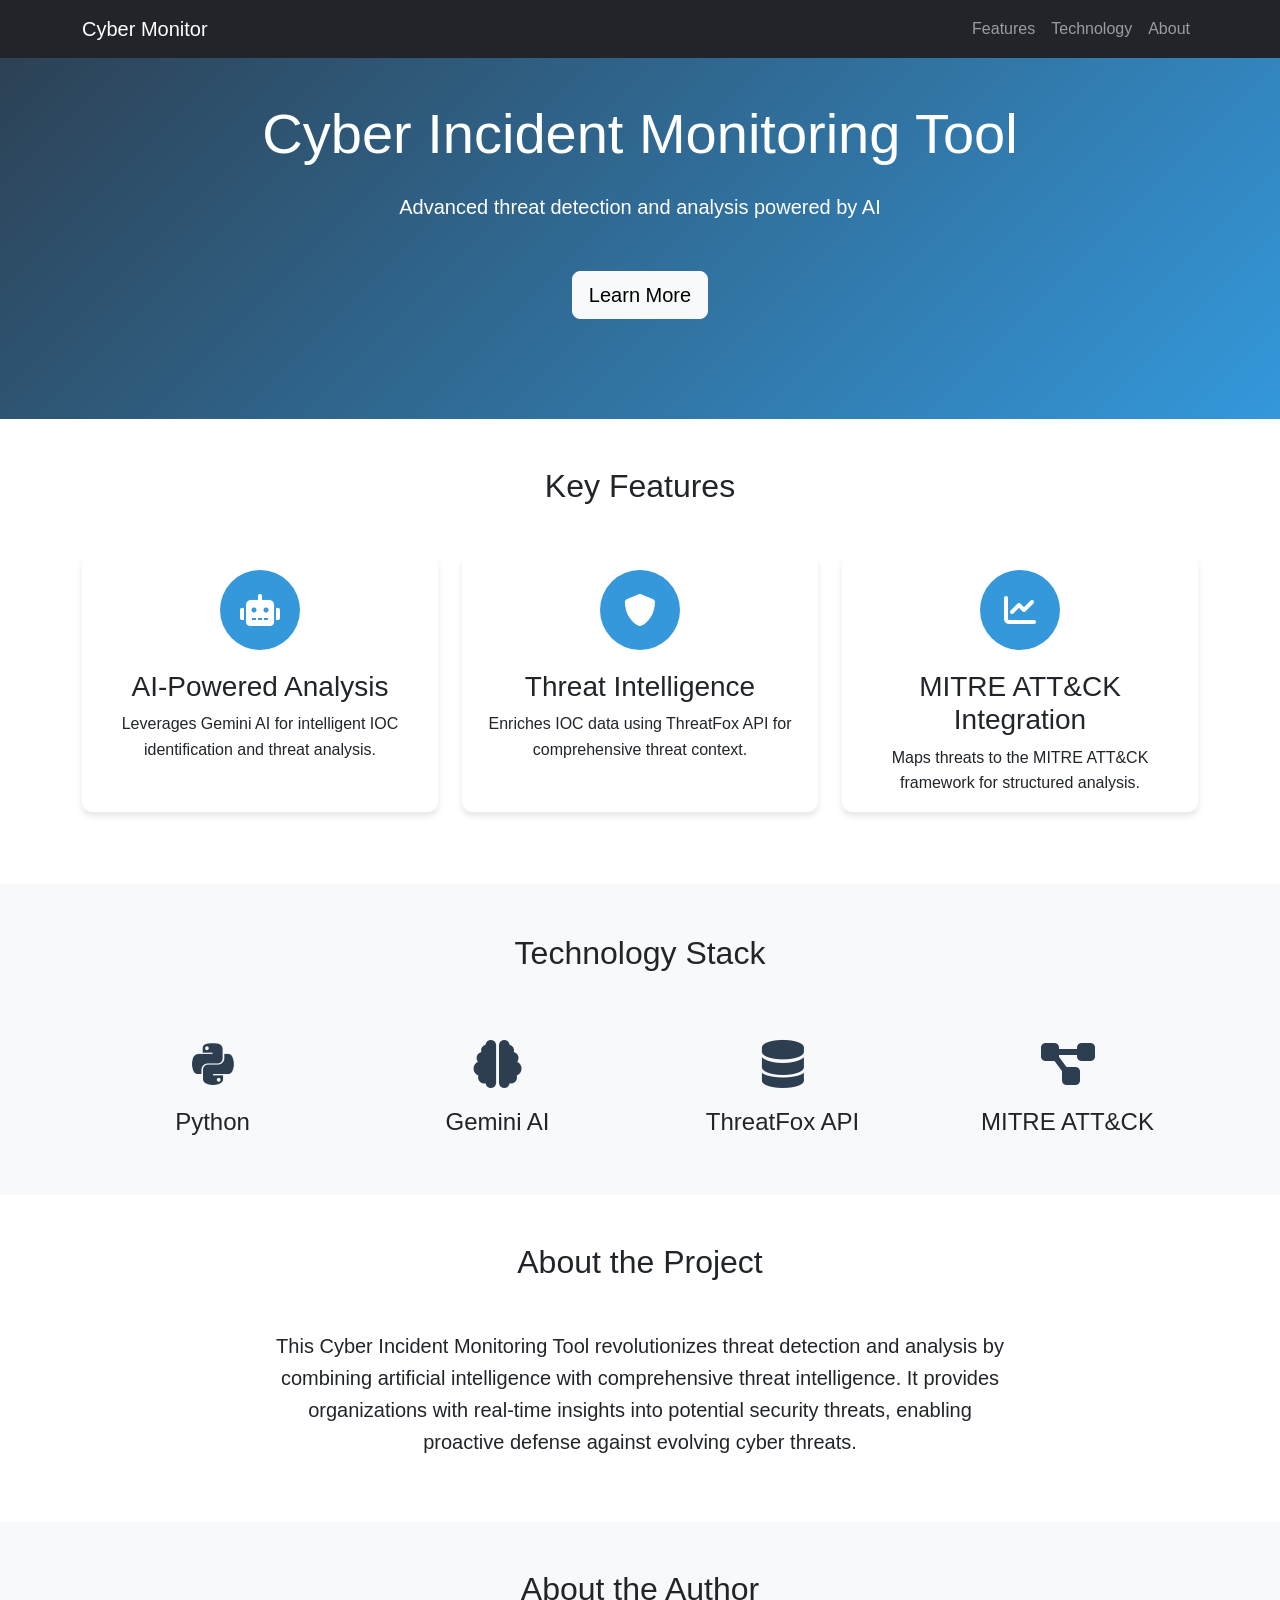
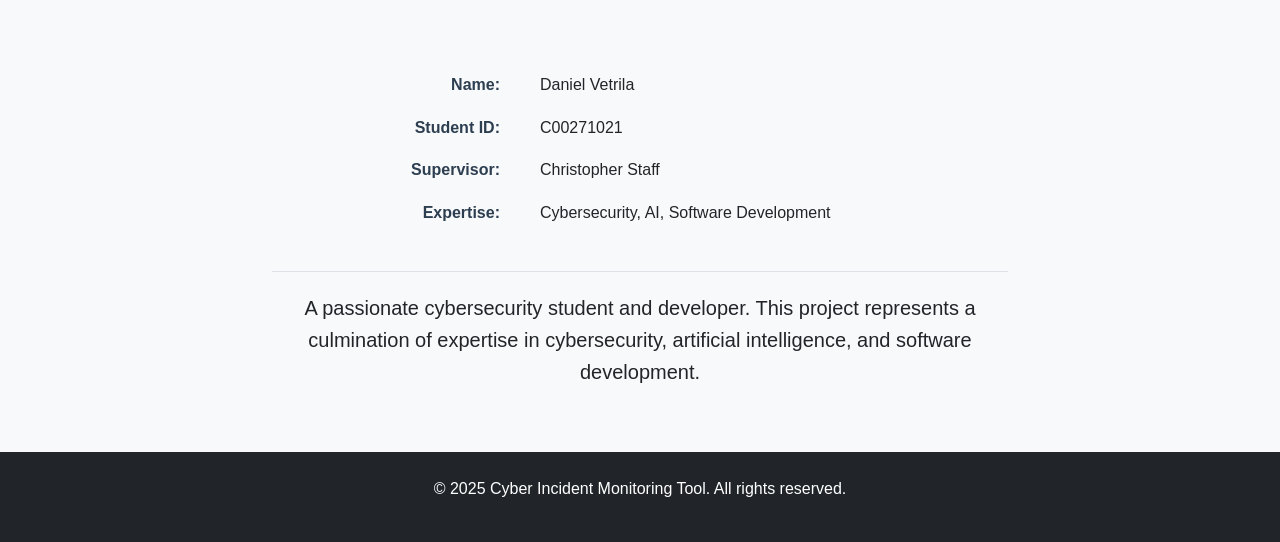
<file: showcase/index.html>
<!DOCTYPE html>
<html lang="en">
<head>
    <meta charset="UTF-8">
    <meta name="viewport" content="width=device-width, initial-scale=1.0">
    <title>Cyber Incident Monitoring Tool</title>
    <link href="https://cdn.jsdelivr.net/npm/bootstrap@5.3.0/dist/css/bootstrap.min.css" rel="stylesheet">
    <link rel="stylesheet" href="https://cdnjs.cloudflare.com/ajax/libs/font-awesome/6.0.0/css/all.min.css">
    <style>
        :root {
            --primary-color: #2c3e50;
            --secondary-color: #3498db;
            --accent-color: #e74c3c;
        }
        
        body {
            font-family: 'Segoe UI', Tahoma, Geneva, Verdana, sans-serif;
            line-height: 1.6;
        }
        
        .hero-section {
            background: linear-gradient(135deg, var(--primary-color), var(--secondary-color));
            color: white;
            padding: 100px 0;
        }
        
        .feature-card {
            border: none;
            border-radius: 10px;
            box-shadow: 0 4px 6px rgba(0, 0, 0, 0.1);
            transition: transform 0.3s ease;
        }
        
        .feature-card:hover {
            transform: translateY(-5px);
        }
        
        .icon-circle {
            width: 80px;
            height: 80px;
            border-radius: 50%;
            background: var(--secondary-color);
            display: flex;
            align-items: center;
            justify-content: center;
            margin: 0 auto 20px;
        }
        
        .tech-stack {
            background: #f8f9fa;
            padding: 50px 0;
        }
        
        .tech-icon {
            font-size: 3rem;
            margin: 20px;
            color: var(--primary-color);
        }

        .author-table {
            width: 100%;
            max-width: 600px;
            margin: 0 auto;
            border-collapse: separate;
            border-spacing: 0 15px;
        }

        .author-table th {
            text-align: right;
            padding-right: 20px;
            color: var(--primary-color);
            font-weight: 600;
            width: 30%;
        }

        .author-table td {
            text-align: left;
            padding-left: 20px;
        }

        .author-bio {
            margin-top: 30px;
            padding-top: 20px;
            border-top: 1px solid #dee2e6;
        }
    </style>
</head>
<body>
    <!-- Navigation -->
    <nav class="navbar navbar-expand-lg navbar-dark bg-dark fixed-top">
        <div class="container">
            <a class="navbar-brand" href="#">Cyber Monitor</a>
            <button class="navbar-toggler" type="button" data-bs-toggle="collapse" data-bs-target="#navbarNav">
                <span class="navbar-toggler-icon"></span>
            </button>
            <div class="collapse navbar-collapse" id="navbarNav">
                <ul class="navbar-nav ms-auto">
                    <li class="nav-item"><a class="nav-link" href="#features">Features</a></li>
                    <li class="nav-item"><a class="nav-link" href="#tech">Technology</a></li>
                    <li class="nav-item"><a class="nav-link" href="#about">About</a></li>
                </ul>
            </div>
        </div>
    </nav>

    <!-- Hero Section -->
    <section class="hero-section">
        <div class="container text-center">
            <h1 class="display-4 mb-4">Cyber Incident Monitoring Tool</h1>
            <p class="lead mb-5">Advanced threat detection and analysis powered by AI</p>
            <a href="#features" class="btn btn-light btn-lg">Learn More</a>
        </div>
    </section>

    <!-- Features Section -->
    <section id="features" class="py-5">
        <div class="container">
            <h2 class="text-center mb-5">Key Features</h2>
            <div class="row">
                <div class="col-md-4 mb-4">
                    <div class="card feature-card h-100">
                        <div class="card-body text-center">
                            <div class="icon-circle">
                                <i class="fas fa-robot text-white fa-2x"></i>
                            </div>
                            <h3 class="card-title">AI-Powered Analysis</h3>
                            <p class="card-text">Leverages Gemini AI for intelligent IOC identification and threat analysis.</p>
                        </div>
                    </div>
                </div>
                <div class="col-md-4 mb-4">
                    <div class="card feature-card h-100">
                        <div class="card-body text-center">
                            <div class="icon-circle">
                                <i class="fas fa-shield-alt text-white fa-2x"></i>
                            </div>
                            <h3 class="card-title">Threat Intelligence</h3>
                            <p class="card-text">Enriches IOC data using ThreatFox API for comprehensive threat context.</p>
                        </div>
                    </div>
                </div>
                <div class="col-md-4 mb-4">
                    <div class="card feature-card h-100">
                        <div class="card-body text-center">
                            <div class="icon-circle">
                                <i class="fas fa-chart-line text-white fa-2x"></i>
                            </div>
                            <h3 class="card-title">MITRE ATT&CK Integration</h3>
                            <p class="card-text">Maps threats to the MITRE ATT&CK framework for structured analysis.</p>
                        </div>
                    </div>
                </div>
            </div>
        </div>
    </section>

    <!-- Technology Stack -->
    <section id="tech" class="tech-stack">
        <div class="container text-center">
            <h2 class="mb-5">Technology Stack</h2>
            <div class="row">
                <div class="col-md-3">
                    <i class="fab fa-python tech-icon"></i>
                    <h4>Python</h4>
                </div>
                <div class="col-md-3">
                    <i class="fas fa-brain tech-icon"></i>
                    <h4>Gemini AI</h4>
                </div>
                <div class="col-md-3">
                    <i class="fas fa-database tech-icon"></i>
                    <h4>ThreatFox API</h4>
                </div>
                <div class="col-md-3">
                    <i class="fas fa-project-diagram tech-icon"></i>
                    <h4>MITRE ATT&CK</h4>
                </div>
            </div>
        </div>
    </section>

    <!-- About Section -->
    <section id="about" class="py-5">
        <div class="container">
            <h2 class="text-center mb-5">About the Project</h2>
            <div class="row">
                <div class="col-lg-8 mx-auto">
                    <p class="lead text-center">
                        This Cyber Incident Monitoring Tool revolutionizes threat detection and analysis by combining 
                        artificial intelligence with comprehensive threat intelligence. It provides organizations with 
                        real-time insights into potential security threats, enabling proactive defense against evolving 
                        cyber threats.
                    </p>
                </div>
            </div>
        </div>
    </section>

    <!-- Author Section -->
    <section id="author" class="py-5 bg-light">
        <div class="container">
            <h2 class="text-center mb-5">About the Author</h2>
            <div class="row">
                <div class="col-lg-8 mx-auto">
                    <table class="author-table">
                        <tr>
                            <th>Name:</th>
                            <td>Daniel Vetrila</td>
                        </tr>
                        <tr>
                            <th>Student ID:</th>
                            <td>C00271021</td>
                        </tr>
                        <tr>
                            <th>Supervisor:</th>
                            <td>Christopher Staff</td>
                        </tr>
                        <tr>
                            <th>Expertise:</th>
                            <td>Cybersecurity, AI, Software Development</td>
                        </tr>
                    </table>
                    <div class="author-bio text-center">
                        <p class="lead">
                            A passionate cybersecurity student and developer. This project represents a culmination of expertise in 
                            cybersecurity, artificial intelligence, and software development.
                        </p>
                    </div>
                </div>
            </div>
        </div>
    </section>

    <!-- Footer -->
    <footer class="bg-dark text-white py-4">
        <div class="container text-center">
            <p>&copy; 2025 Cyber Incident Monitoring Tool. All rights reserved.</p>
        </div>
    </footer>

    <script src="https://cdn.jsdelivr.net/npm/bootstrap@5.3.0/dist/js/bootstrap.bundle.min.js"></script>
</body>
</html>
</file>
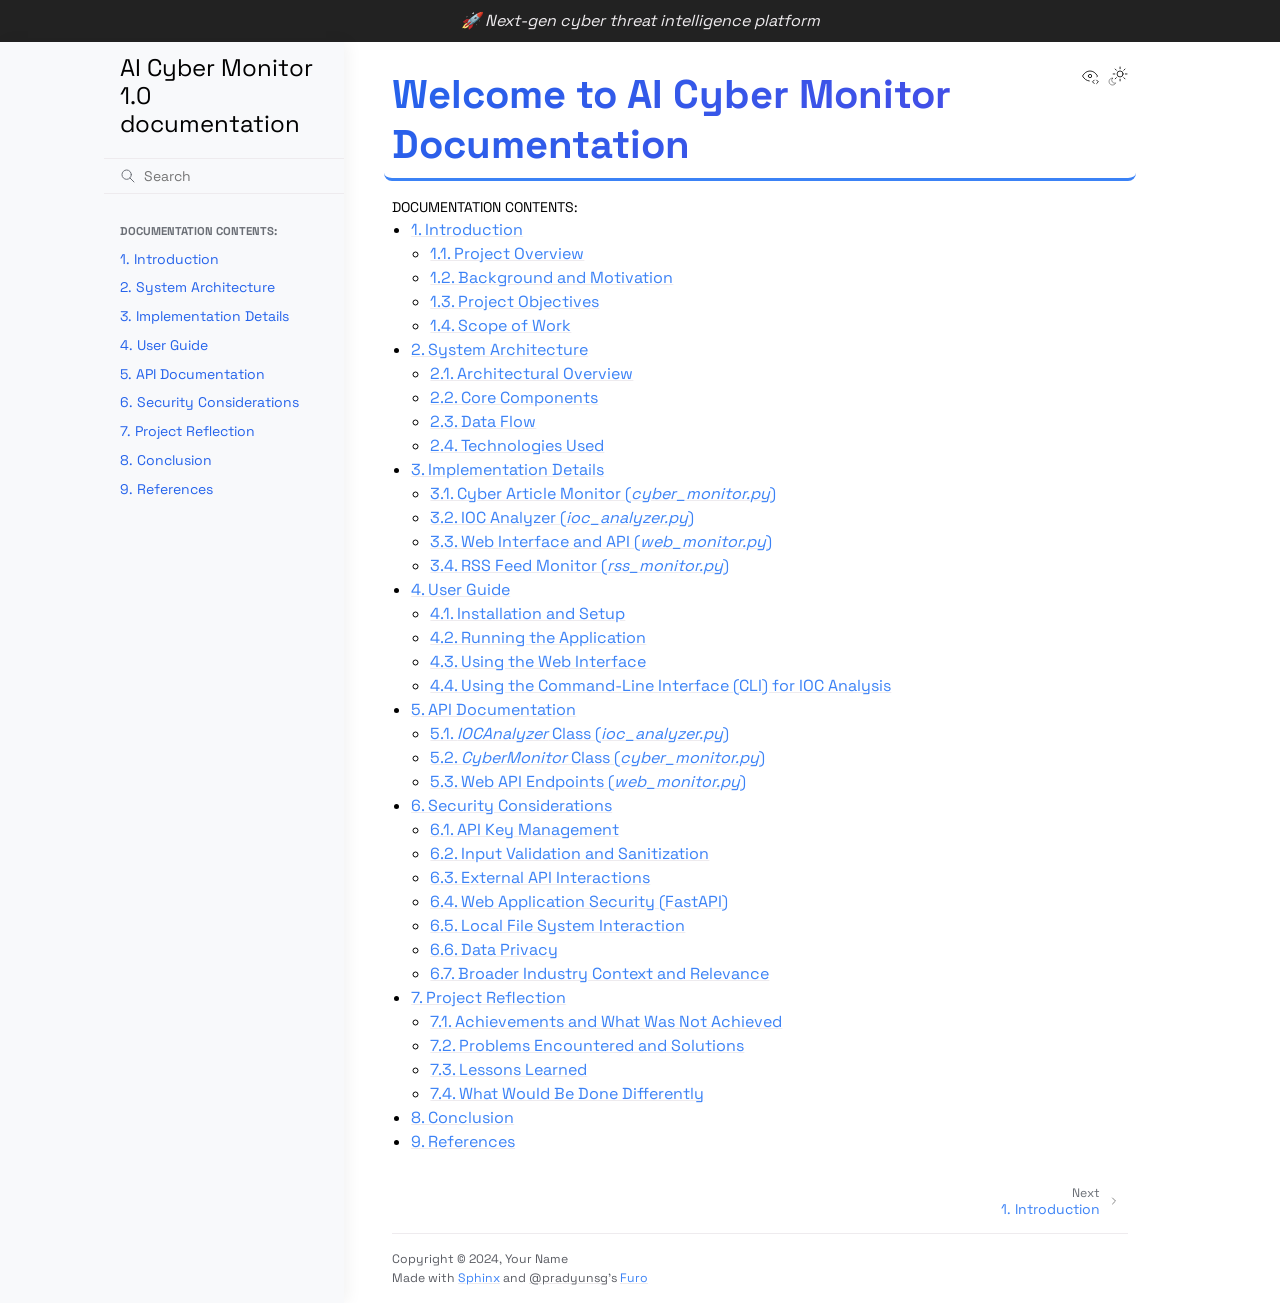
<file: Documentation/html/index.html>
<!doctype html>
<html class="no-js" lang="en" data-content_root="./">
  <head><meta charset="utf-8"/>
    <meta name="viewport" content="width=device-width,initial-scale=1"/>
    <meta name="color-scheme" content="light dark"><meta name="viewport" content="width=device-width, initial-scale=1" />
<link rel="index" title="Index" href="genindex.html" /><link rel="search" title="Search" href="search.html" /><link rel="next" title="1. Introduction" href="introduction.html" />

    <!-- Generated with Sphinx 8.2.3 and Furo 2024.08.06 -->
        <title>AI Cyber Monitor 1.0 documentation</title>
      <link rel="stylesheet" type="text/css" href="_static/pygments.css?v=8f2a1f02" />
    <link rel="stylesheet" type="text/css" href="_static/styles/furo.css?v=354aac6f" />
    <link rel="stylesheet" type="text/css" href="_static/copybutton.css?v=76b2166b" />
    <link rel="stylesheet" type="text/css" href="_static/sphinx-design.min.css?v=95c83b7e" />
    <link rel="stylesheet" type="text/css" href="_static/styles/furo-extensions.css?v=302659d7" />
    <link rel="stylesheet" type="text/css" href="_static/css/modern.css?v=c84db6de" />
    <link rel="stylesheet" type="text/css" href="https://cdnjs.cloudflare.com/ajax/libs/font-awesome/6.4.0/css/all.min.css" />
    
    


<style>
  body {
    --color-code-background: #f8f8f8;
  --color-code-foreground: black;
  --color-brand-primary: #2563eb;
  --color-brand-secondary: #4f46e5;
  --color-brand-content: #3b82f6;
  --color-api-name: #4f46e5;
  --color-api-pre-name: #3b82f6;
  --color-link: #3b82f6;
  --font-stack: 'Space Grotesk', system-ui, -apple-system, Segoe UI, Roboto, sans-serif;
  --font-stack--monospace: 'JetBrains Mono', monospace;
  --sidebar-item-spacing-vertical: 0.4rem;
  --content-padding: 2rem;
  --gradient-primary: linear-gradient(135deg, #2563eb 0%, #4f46e5 100%);
  
  }
  @media not print {
    body[data-theme="dark"] {
      --color-code-background: #202020;
  --color-code-foreground: #d0d0d0;
  --color-brand-primary: #818cf8;
  --color-brand-secondary: #6366f1;
  --color-brand-content: #818cf8;
  --color-background-primary: #0f172a;
  --color-background-secondary: #1e293b;
  
    }
    @media (prefers-color-scheme: dark) {
      body:not([data-theme="light"]) {
        --color-code-background: #202020;
  --color-code-foreground: #d0d0d0;
  --color-brand-primary: #818cf8;
  --color-brand-secondary: #6366f1;
  --color-brand-content: #818cf8;
  --color-background-primary: #0f172a;
  --color-background-secondary: #1e293b;
  
      }
    }
  }
</style></head>
  <body>
    
    <script>
      document.body.dataset.theme = localStorage.getItem("theme") || "auto";
    </script>
    

<svg xmlns="http://www.w3.org/2000/svg" style="display: none;">
  <symbol id="svg-toc" viewBox="0 0 24 24">
    <title>Contents</title>
    <svg stroke="currentColor" fill="currentColor" stroke-width="0" viewBox="0 0 1024 1024">
      <path d="M408 442h480c4.4 0 8-3.6 8-8v-56c0-4.4-3.6-8-8-8H408c-4.4 0-8 3.6-8 8v56c0 4.4 3.6 8 8 8zm-8 204c0 4.4 3.6 8 8 8h480c4.4 0 8-3.6 8-8v-56c0-4.4-3.6-8-8-8H408c-4.4 0-8 3.6-8 8v56zm504-486H120c-4.4 0-8 3.6-8 8v56c0 4.4 3.6 8 8 8h784c4.4 0 8-3.6 8-8v-56c0-4.4-3.6-8-8-8zm0 632H120c-4.4 0-8 3.6-8 8v56c0 4.4 3.6 8 8 8h784c4.4 0 8-3.6 8-8v-56c0-4.4-3.6-8-8-8zM115.4 518.9L271.7 642c5.8 4.6 14.4.5 14.4-6.9V388.9c0-7.4-8.5-11.5-14.4-6.9L115.4 505.1a8.74 8.74 0 0 0 0 13.8z"/>
    </svg>
  </symbol>
  <symbol id="svg-menu" viewBox="0 0 24 24">
    <title>Menu</title>
    <svg xmlns="http://www.w3.org/2000/svg" viewBox="0 0 24 24" fill="none" stroke="currentColor"
      stroke-width="2" stroke-linecap="round" stroke-linejoin="round" class="feather-menu">
      <line x1="3" y1="12" x2="21" y2="12"></line>
      <line x1="3" y1="6" x2="21" y2="6"></line>
      <line x1="3" y1="18" x2="21" y2="18"></line>
    </svg>
  </symbol>
  <symbol id="svg-arrow-right" viewBox="0 0 24 24">
    <title>Expand</title>
    <svg xmlns="http://www.w3.org/2000/svg" viewBox="0 0 24 24" fill="none" stroke="currentColor"
      stroke-width="2" stroke-linecap="round" stroke-linejoin="round" class="feather-chevron-right">
      <polyline points="9 18 15 12 9 6"></polyline>
    </svg>
  </symbol>
  <symbol id="svg-sun" viewBox="0 0 24 24">
    <title>Light mode</title>
    <svg xmlns="http://www.w3.org/2000/svg" viewBox="0 0 24 24" fill="none" stroke="currentColor"
      stroke-width="1" stroke-linecap="round" stroke-linejoin="round" class="feather-sun">
      <circle cx="12" cy="12" r="5"></circle>
      <line x1="12" y1="1" x2="12" y2="3"></line>
      <line x1="12" y1="21" x2="12" y2="23"></line>
      <line x1="4.22" y1="4.22" x2="5.64" y2="5.64"></line>
      <line x1="18.36" y1="18.36" x2="19.78" y2="19.78"></line>
      <line x1="1" y1="12" x2="3" y2="12"></line>
      <line x1="21" y1="12" x2="23" y2="12"></line>
      <line x1="4.22" y1="19.78" x2="5.64" y2="18.36"></line>
      <line x1="18.36" y1="5.64" x2="19.78" y2="4.22"></line>
    </svg>
  </symbol>
  <symbol id="svg-moon" viewBox="0 0 24 24">
    <title>Dark mode</title>
    <svg xmlns="http://www.w3.org/2000/svg" viewBox="0 0 24 24" fill="none" stroke="currentColor"
      stroke-width="1" stroke-linecap="round" stroke-linejoin="round" class="icon-tabler-moon">
      <path stroke="none" d="M0 0h24v24H0z" fill="none" />
      <path d="M12 3c.132 0 .263 0 .393 0a7.5 7.5 0 0 0 7.92 12.446a9 9 0 1 1 -8.313 -12.454z" />
    </svg>
  </symbol>
  <symbol id="svg-sun-with-moon" viewBox="0 0 24 24">
    <title>Auto light/dark, in light mode</title>
    <svg xmlns="http://www.w3.org/2000/svg" viewBox="0 0 24 24" fill="none" stroke="currentColor"
      stroke-width="1" stroke-linecap="round" stroke-linejoin="round"
      class="icon-custom-derived-from-feather-sun-and-tabler-moon">
      <path style="opacity: 50%" d="M 5.411 14.504 C 5.471 14.504 5.532 14.504 5.591 14.504 C 3.639 16.319 4.383 19.569 6.931 20.352 C 7.693 20.586 8.512 20.551 9.25 20.252 C 8.023 23.207 4.056 23.725 2.11 21.184 C 0.166 18.642 1.702 14.949 4.874 14.536 C 5.051 14.512 5.231 14.5 5.411 14.5 L 5.411 14.504 Z"/>
      <line x1="14.5" y1="3.25" x2="14.5" y2="1.25"/>
      <line x1="14.5" y1="15.85" x2="14.5" y2="17.85"/>
      <line x1="10.044" y1="5.094" x2="8.63" y2="3.68"/>
      <line x1="19" y1="14.05" x2="20.414" y2="15.464"/>
      <line x1="8.2" y1="9.55" x2="6.2" y2="9.55"/>
      <line x1="20.8" y1="9.55" x2="22.8" y2="9.55"/>
      <line x1="10.044" y1="14.006" x2="8.63" y2="15.42"/>
      <line x1="19" y1="5.05" x2="20.414" y2="3.636"/>
      <circle cx="14.5" cy="9.55" r="3.6"/>
    </svg>
  </symbol>
  <symbol id="svg-moon-with-sun" viewBox="0 0 24 24">
    <title>Auto light/dark, in dark mode</title>
    <svg xmlns="http://www.w3.org/2000/svg" viewBox="0 0 24 24" fill="none" stroke="currentColor"
      stroke-width="1" stroke-linecap="round" stroke-linejoin="round"
      class="icon-custom-derived-from-feather-sun-and-tabler-moon">
      <path d="M 8.282 7.007 C 8.385 7.007 8.494 7.007 8.595 7.007 C 5.18 10.184 6.481 15.869 10.942 17.24 C 12.275 17.648 13.706 17.589 15 17.066 C 12.851 22.236 5.91 23.143 2.505 18.696 C -0.897 14.249 1.791 7.786 7.342 7.063 C 7.652 7.021 7.965 7 8.282 7 L 8.282 7.007 Z"/>
      <line style="opacity: 50%" x1="18" y1="3.705" x2="18" y2="2.5"/>
      <line style="opacity: 50%" x1="18" y1="11.295" x2="18" y2="12.5"/>
      <line style="opacity: 50%" x1="15.316" y1="4.816" x2="14.464" y2="3.964"/>
      <line style="opacity: 50%" x1="20.711" y1="10.212" x2="21.563" y2="11.063"/>
      <line style="opacity: 50%" x1="14.205" y1="7.5" x2="13.001" y2="7.5"/>
      <line style="opacity: 50%" x1="21.795" y1="7.5" x2="23" y2="7.5"/>
      <line style="opacity: 50%" x1="15.316" y1="10.184" x2="14.464" y2="11.036"/>
      <line style="opacity: 50%" x1="20.711" y1="4.789" x2="21.563" y2="3.937"/>
      <circle style="opacity: 50%" cx="18" cy="7.5" r="2.169"/>
    </svg>
  </symbol>
  <symbol id="svg-pencil" viewBox="0 0 24 24">
    <svg xmlns="http://www.w3.org/2000/svg" viewBox="0 0 24 24" fill="none" stroke="currentColor"
      stroke-width="1" stroke-linecap="round" stroke-linejoin="round" class="icon-tabler-pencil-code">
      <path d="M4 20h4l10.5 -10.5a2.828 2.828 0 1 0 -4 -4l-10.5 10.5v4" />
      <path d="M13.5 6.5l4 4" />
      <path d="M20 21l2 -2l-2 -2" />
      <path d="M17 17l-2 2l2 2" />
    </svg>
  </symbol>
  <symbol id="svg-eye" viewBox="0 0 24 24">
    <svg xmlns="http://www.w3.org/2000/svg" viewBox="0 0 24 24" fill="none" stroke="currentColor"
      stroke-width="1" stroke-linecap="round" stroke-linejoin="round" class="icon-tabler-eye-code">
      <path stroke="none" d="M0 0h24v24H0z" fill="none" />
      <path d="M10 12a2 2 0 1 0 4 0a2 2 0 0 0 -4 0" />
      <path
        d="M11.11 17.958c-3.209 -.307 -5.91 -2.293 -8.11 -5.958c2.4 -4 5.4 -6 9 -6c3.6 0 6.6 2 9 6c-.21 .352 -.427 .688 -.647 1.008" />
      <path d="M20 21l2 -2l-2 -2" />
      <path d="M17 17l-2 2l2 2" />
    </svg>
  </symbol>
</svg>

<input type="checkbox" class="sidebar-toggle" name="__navigation" id="__navigation">
<input type="checkbox" class="sidebar-toggle" name="__toc" id="__toc">
<label class="overlay sidebar-overlay" for="__navigation">
  <div class="visually-hidden">Hide navigation sidebar</div>
</label>
<label class="overlay toc-overlay" for="__toc">
  <div class="visually-hidden">Hide table of contents sidebar</div>
</label>

<a class="skip-to-content muted-link" href="#furo-main-content">Skip to content</a>

<div class="announcement">
  <aside class="announcement-content">
     <em>🚀 Next-gen cyber threat intelligence platform</em> 
  </aside>
</div>

<div class="page">
  <header class="mobile-header">
    <div class="header-left">
      <label class="nav-overlay-icon" for="__navigation">
        <div class="visually-hidden">Toggle site navigation sidebar</div>
        <i class="icon"><svg><use href="#svg-menu"></use></svg></i>
      </label>
    </div>
    <div class="header-center">
      <a href="#"><div class="brand">AI Cyber Monitor 1.0 documentation</div></a>
    </div>
    <div class="header-right">
      <div class="theme-toggle-container theme-toggle-header">
        <button class="theme-toggle">
          <div class="visually-hidden">Toggle Light / Dark / Auto color theme</div>
          <svg class="theme-icon-when-auto-light"><use href="#svg-sun-with-moon"></use></svg>
          <svg class="theme-icon-when-auto-dark"><use href="#svg-moon-with-sun"></use></svg>
          <svg class="theme-icon-when-dark"><use href="#svg-moon"></use></svg>
          <svg class="theme-icon-when-light"><use href="#svg-sun"></use></svg>
        </button>
      </div>
      <label class="toc-overlay-icon toc-header-icon no-toc" for="__toc">
        <div class="visually-hidden">Toggle table of contents sidebar</div>
        <i class="icon"><svg><use href="#svg-toc"></use></svg></i>
      </label>
    </div>
  </header>
  <aside class="sidebar-drawer">
    <div class="sidebar-container">
      
      <div class="sidebar-sticky"><a class="sidebar-brand" href="#">
  
  
  <span class="sidebar-brand-text">AI Cyber Monitor 1.0 documentation</span>
  
</a><form class="sidebar-search-container" method="get" action="search.html" role="search">
  <input class="sidebar-search" placeholder="Search" name="q" aria-label="Search">
  <input type="hidden" name="check_keywords" value="yes">
  <input type="hidden" name="area" value="default">
</form>
<div id="searchbox"></div><div class="sidebar-scroll"><div class="sidebar-tree">
  <p class="caption" role="heading"><span class="caption-text">Documentation Contents:</span></p>
<ul>
<li class="toctree-l1"><a class="reference internal" href="introduction.html">1. Introduction</a></li>
<li class="toctree-l1"><a class="reference internal" href="architecture.html">2. System Architecture</a></li>
<li class="toctree-l1"><a class="reference internal" href="implementation.html">3. Implementation Details</a></li>
<li class="toctree-l1"><a class="reference internal" href="user-guide.html">4. User Guide</a></li>
<li class="toctree-l1"><a class="reference internal" href="api.html">5. API Documentation</a></li>
<li class="toctree-l1"><a class="reference internal" href="security.html">6. Security Considerations</a></li>
<li class="toctree-l1"><a class="reference internal" href="reflection.html">7. Project Reflection</a></li>
<li class="toctree-l1"><a class="reference internal" href="conclusion.html">8. Conclusion</a></li>
<li class="toctree-l1"><a class="reference internal" href="references.html">9. References</a></li>
</ul>

</div>
</div>

      </div>
      
    </div>
  </aside>
  <div class="main">
    <div class="content">
      <div class="article-container">
        <a href="#" class="back-to-top muted-link">
          <svg xmlns="http://www.w3.org/2000/svg" viewBox="0 0 24 24">
            <path d="M13 20h-2V8l-5.5 5.5-1.42-1.42L12 4.16l7.92 7.92-1.42 1.42L13 8v12z"></path>
          </svg>
          <span>Back to top</span>
        </a>
        <div class="content-icon-container">
          <div class="view-this-page">
  <a class="muted-link" href="_sources/index.rst.txt" title="View this page">
    <svg><use href="#svg-eye"></use></svg>
    <span class="visually-hidden">View this page</span>
  </a>
</div>
<div class="theme-toggle-container theme-toggle-content">
            <button class="theme-toggle">
              <div class="visually-hidden">Toggle Light / Dark / Auto color theme</div>
              <svg class="theme-icon-when-auto-light"><use href="#svg-sun-with-moon"></use></svg>
              <svg class="theme-icon-when-auto-dark"><use href="#svg-moon-with-sun"></use></svg>
              <svg class="theme-icon-when-dark"><use href="#svg-moon"></use></svg>
              <svg class="theme-icon-when-light"><use href="#svg-sun"></use></svg>
            </button>
          </div>
          <label class="toc-overlay-icon toc-content-icon no-toc" for="__toc">
            <div class="visually-hidden">Toggle table of contents sidebar</div>
            <i class="icon"><svg><use href="#svg-toc"></use></svg></i>
          </label>
        </div>
        <article role="main" id="furo-main-content">
          <section id="welcome-to-ai-cyber-monitor-documentation">
<h1>Welcome to AI Cyber Monitor Documentation<a class="headerlink" href="#welcome-to-ai-cyber-monitor-documentation" title="Link to this heading">¶</a></h1>
<div class="toctree-wrapper compound">
<p class="caption" role="heading"><span class="caption-text">Documentation Contents:</span></p>
<ul>
<li class="toctree-l1"><a class="reference internal" href="introduction.html">1. Introduction</a><ul>
<li class="toctree-l2"><a class="reference internal" href="introduction.html#project-overview">1.1. Project Overview</a></li>
<li class="toctree-l2"><a class="reference internal" href="introduction.html#background-and-motivation">1.2. Background and Motivation</a></li>
<li class="toctree-l2"><a class="reference internal" href="introduction.html#project-objectives">1.3. Project Objectives</a></li>
<li class="toctree-l2"><a class="reference internal" href="introduction.html#scope-of-work">1.4. Scope of Work</a></li>
</ul>
</li>
<li class="toctree-l1"><a class="reference internal" href="architecture.html">2. System Architecture</a><ul>
<li class="toctree-l2"><a class="reference internal" href="architecture.html#architectural-overview">2.1. Architectural Overview</a></li>
<li class="toctree-l2"><a class="reference internal" href="architecture.html#core-components">2.2. Core Components</a></li>
<li class="toctree-l2"><a class="reference internal" href="architecture.html#data-flow">2.3. Data Flow</a></li>
<li class="toctree-l2"><a class="reference internal" href="architecture.html#technologies-used">2.4. Technologies Used</a></li>
</ul>
</li>
<li class="toctree-l1"><a class="reference internal" href="implementation.html">3. Implementation Details</a><ul>
<li class="toctree-l2"><a class="reference internal" href="implementation.html#cyber-article-monitor-cyber-monitor-py">3.1. Cyber Article Monitor (<cite>cyber_monitor.py</cite>)</a></li>
<li class="toctree-l2"><a class="reference internal" href="implementation.html#ioc-analyzer-ioc-analyzer-py">3.2. IOC Analyzer (<cite>ioc_analyzer.py</cite>)</a></li>
<li class="toctree-l2"><a class="reference internal" href="implementation.html#web-interface-and-api-web-monitor-py">3.3. Web Interface and API (<cite>web_monitor.py</cite>)</a></li>
<li class="toctree-l2"><a class="reference internal" href="implementation.html#rss-feed-monitor-rss-monitor-py">3.4. RSS Feed Monitor (<cite>rss_monitor.py</cite>)</a></li>
</ul>
</li>
<li class="toctree-l1"><a class="reference internal" href="user-guide.html">4. User Guide</a><ul>
<li class="toctree-l2"><a class="reference internal" href="user-guide.html#installation-and-setup">4.1. Installation and Setup</a></li>
<li class="toctree-l2"><a class="reference internal" href="user-guide.html#running-the-application">4.2. Running the Application</a></li>
<li class="toctree-l2"><a class="reference internal" href="user-guide.html#using-the-web-interface">4.3. Using the Web Interface</a></li>
<li class="toctree-l2"><a class="reference internal" href="user-guide.html#using-the-command-line-interface-cli-for-ioc-analysis">4.4. Using the Command-Line Interface (CLI) for IOC Analysis</a></li>
</ul>
</li>
<li class="toctree-l1"><a class="reference internal" href="api.html">5. API Documentation</a><ul>
<li class="toctree-l2"><a class="reference internal" href="api.html#iocanalyzer-class-ioc-analyzer-py">5.1. <cite>IOCAnalyzer</cite> Class (<cite>ioc_analyzer.py</cite>)</a></li>
<li class="toctree-l2"><a class="reference internal" href="api.html#cybermonitor-class-cyber-monitor-py">5.2. <cite>CyberMonitor</cite> Class (<cite>cyber_monitor.py</cite>)</a></li>
<li class="toctree-l2"><a class="reference internal" href="api.html#web-api-endpoints-web-monitor-py">5.3. Web API Endpoints (<cite>web_monitor.py</cite>)</a></li>
</ul>
</li>
<li class="toctree-l1"><a class="reference internal" href="security.html">6. Security Considerations</a><ul>
<li class="toctree-l2"><a class="reference internal" href="security.html#api-key-management">6.1. API Key Management</a></li>
<li class="toctree-l2"><a class="reference internal" href="security.html#input-validation-and-sanitization">6.2. Input Validation and Sanitization</a></li>
<li class="toctree-l2"><a class="reference internal" href="security.html#external-api-interactions">6.3. External API Interactions</a></li>
<li class="toctree-l2"><a class="reference internal" href="security.html#web-application-security-fastapi">6.4. Web Application Security (FastAPI)</a></li>
<li class="toctree-l2"><a class="reference internal" href="security.html#local-file-system-interaction">6.5. Local File System Interaction</a></li>
<li class="toctree-l2"><a class="reference internal" href="security.html#data-privacy">6.6. Data Privacy</a></li>
<li class="toctree-l2"><a class="reference internal" href="security.html#broader-industry-context-and-relevance">6.7. Broader Industry Context and Relevance</a></li>
</ul>
</li>
<li class="toctree-l1"><a class="reference internal" href="reflection.html">7. Project Reflection</a><ul>
<li class="toctree-l2"><a class="reference internal" href="reflection.html#achievements-and-what-was-not-achieved">7.1. Achievements and What Was Not Achieved</a></li>
<li class="toctree-l2"><a class="reference internal" href="reflection.html#problems-encountered-and-solutions">7.2. Problems Encountered and Solutions</a></li>
<li class="toctree-l2"><a class="reference internal" href="reflection.html#lessons-learned">7.3. Lessons Learned</a></li>
<li class="toctree-l2"><a class="reference internal" href="reflection.html#what-would-be-done-differently">7.4. What Would Be Done Differently</a></li>
</ul>
</li>
<li class="toctree-l1"><a class="reference internal" href="conclusion.html">8. Conclusion</a></li>
<li class="toctree-l1"><a class="reference internal" href="references.html">9. References</a></li>
</ul>
</div>
</section>

        </article>
      </div>
      <footer>
        
        <div class="related-pages">
          <a class="next-page" href="introduction.html">
              <div class="page-info">
                <div class="context">
                  <span>Next</span>
                </div>
                <div class="title"><span class="section-number">1. </span>Introduction</div>
              </div>
              <svg class="furo-related-icon"><use href="#svg-arrow-right"></use></svg>
            </a>
          
        </div>
        <div class="bottom-of-page">
          <div class="left-details">
            <div class="copyright">
                Copyright &#169; 2024, Your Name
            </div>
            Made with <a href="https://www.sphinx-doc.org/">Sphinx</a> and <a class="muted-link" href="https://pradyunsg.me">@pradyunsg</a>'s
            
            <a href="https://github.com/pradyunsg/furo">Furo</a>
            
          </div>
          <div class="right-details">
            
          </div>
        </div>
        
      </footer>
    </div>
    <aside class="toc-drawer no-toc">
      
      
      
    </aside>
  </div>
</div><script src="_static/documentation_options.js?v=d6b6a36a"></script>
    <script src="_static/doctools.js?v=9bcbadda"></script>
    <script src="_static/sphinx_highlight.js?v=dc90522c"></script>
    <script src="_static/scripts/furo.js?v=5fa4622c"></script>
    <script src="_static/clipboard.min.js?v=a7894cd8"></script>
    <script src="_static/copybutton.js?v=f281be69"></script>
    <script src="_static/design-tabs.js?v=f930bc37"></script>
    </body>
</html>
</file>
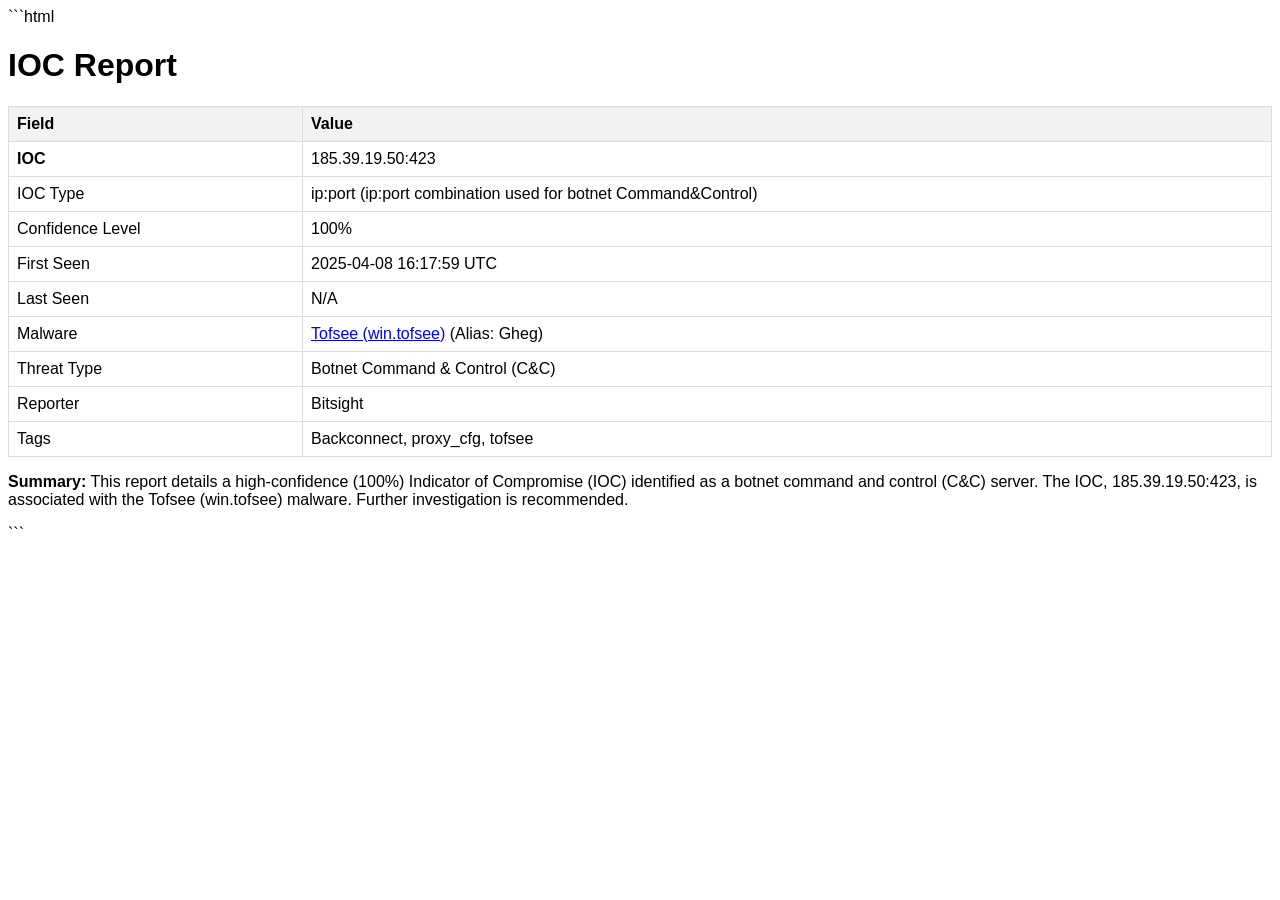
<file: report.html>
```html
<!DOCTYPE html>
<html>
<head>
<title>IOC Report</title>
<style>
body { font-family: sans-serif; }
table { width: 100%; border-collapse: collapse; }
th, td { border: 1px solid #ddd; padding: 8px; text-align: left; }
th { background-color: #f2f2f2; }
</style>
</head>
<body>

<h1>IOC Report</h1>

<table>
  <tr>
    <th>Field</th>
    <th>Value</th>
  </tr>
  <tr>
    <td><strong>IOC</strong></td>
    <td>185.39.19.50:423</td>
  </tr>
  <tr>
    <td>IOC Type</td>
    <td>ip:port (ip:port combination used for botnet Command&Control)</td>
  </tr>
  <tr>
    <td>Confidence Level</td>
    <td>100%</td>
  </tr>
  <tr>
    <td>First Seen</td>
    <td>2025-04-08 16:17:59 UTC</td>
  </tr>
  <tr>
    <td>Last Seen</td>
    <td>N/A</td>
  </tr>
  <tr>
    <td>Malware</td>
    <td><a href="https://malpedia.caad.fkie.fraunhofer.de/details/win.tofsee" target="_blank">Tofsee (win.tofsee)</a>  (Alias: Gheg)</td>
  </tr>
  <tr>
    <td>Threat Type</td>
    <td>Botnet Command & Control (C&C)</td>
  </tr>
  <tr>
    <td>Reporter</td>
    <td>Bitsight</td>
  </tr>
  <tr>
    <td>Tags</td>
    <td>Backconnect, proxy_cfg, tofsee</td>
  </tr>
</table>

<p><strong>Summary:</strong> This report details a high-confidence (100%) Indicator of Compromise (IOC) identified as a botnet command and control (C&C) server.  The IOC, 185.39.19.50:423, is associated with the Tofsee (win.tofsee) malware.  Further investigation is recommended.</p>

</body>
</html>
```
</file>
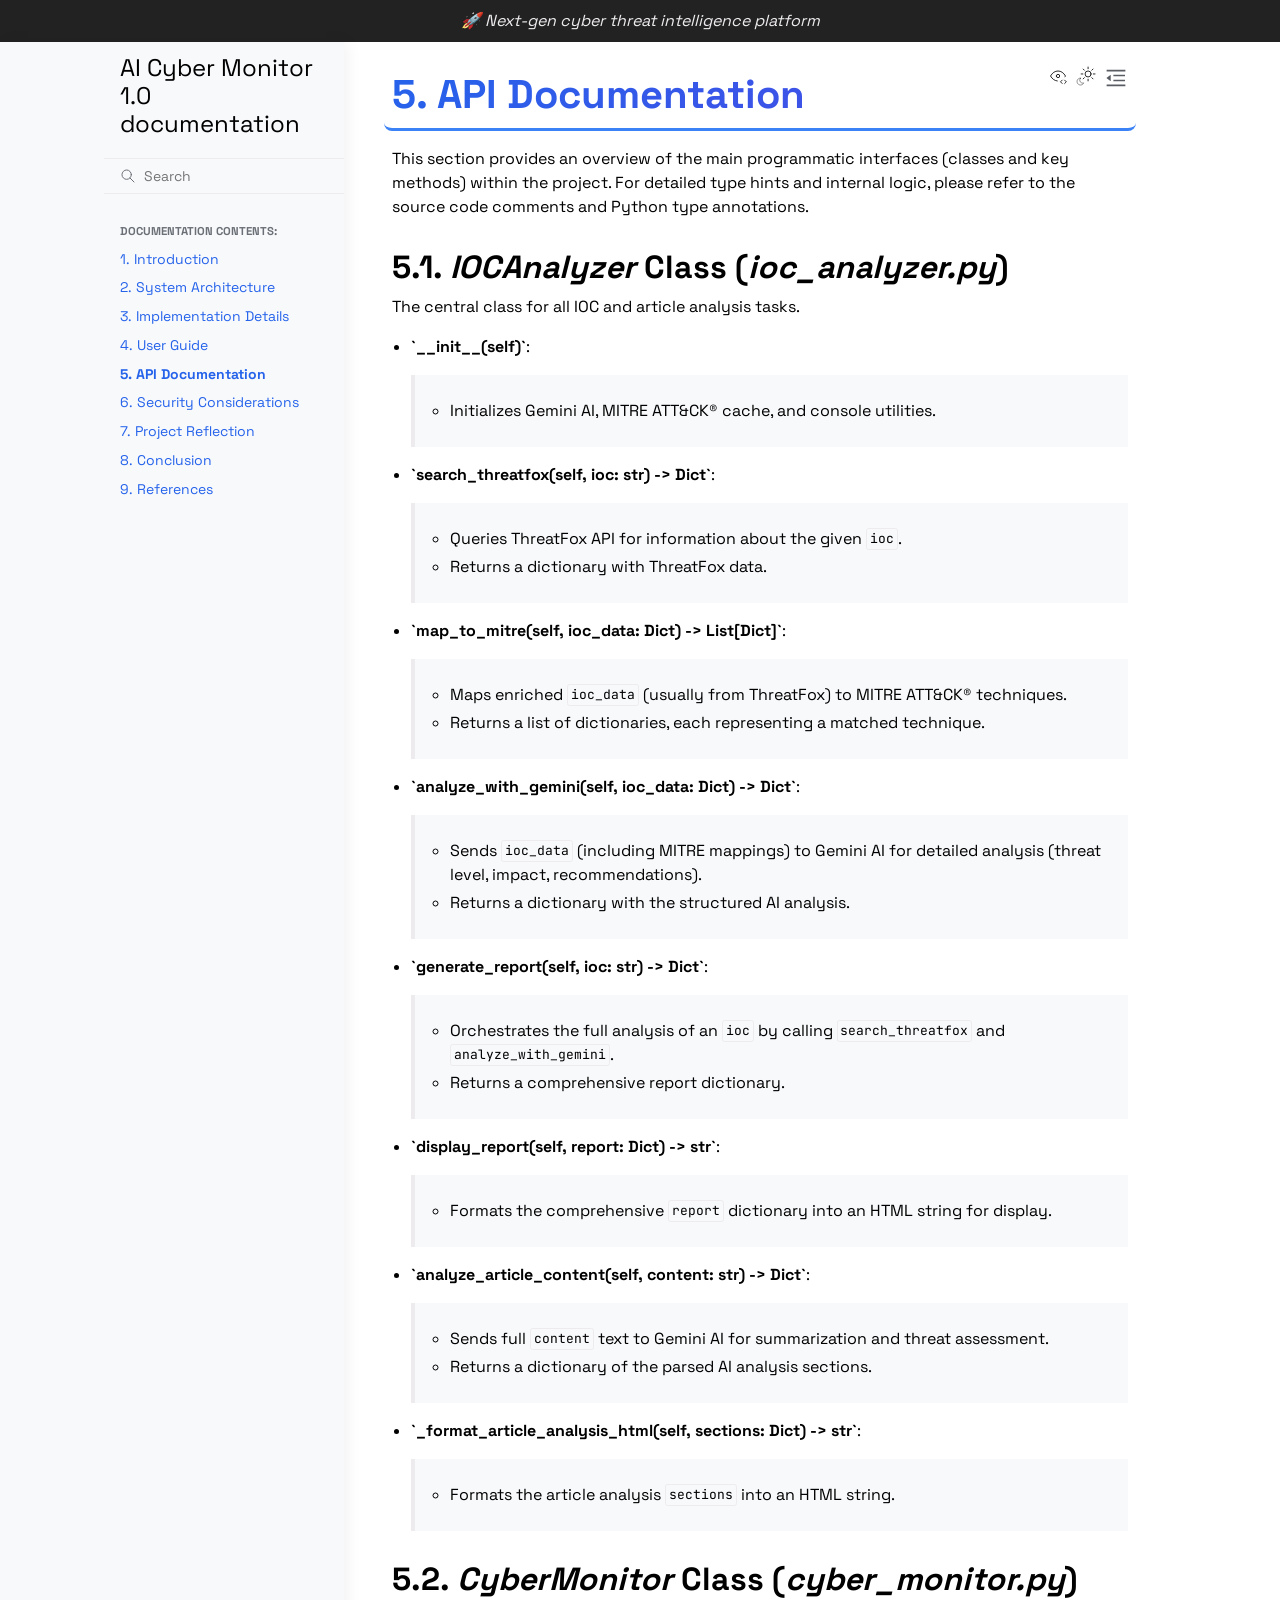
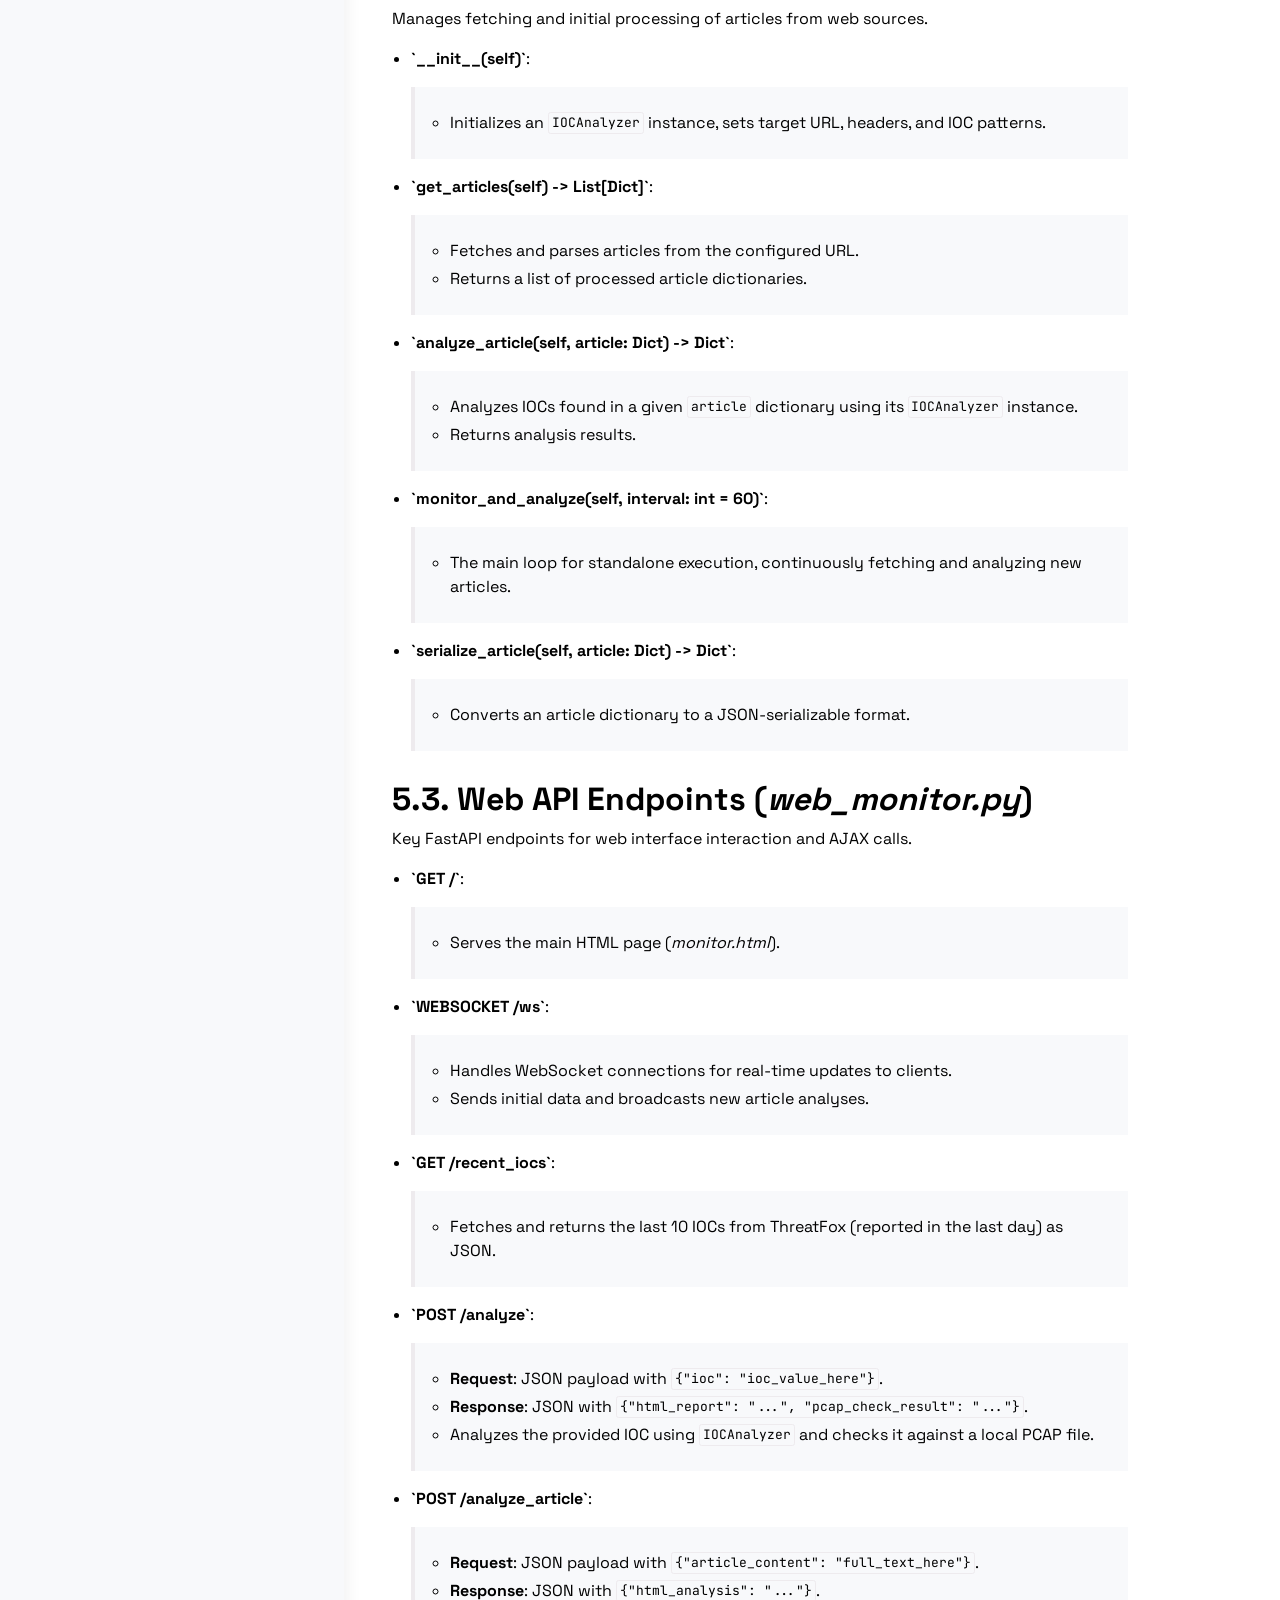
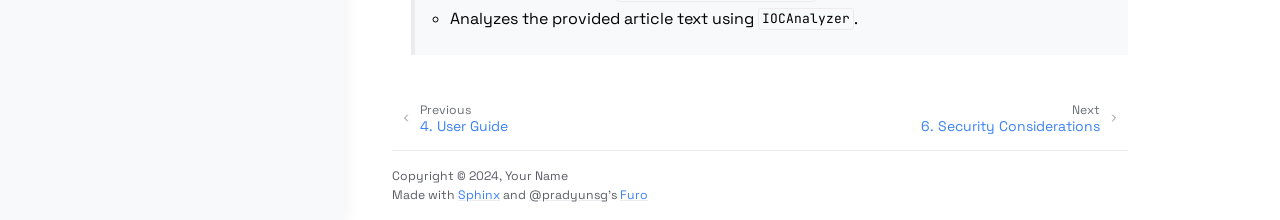
<file: Documentation/html/api.html>
<!doctype html>
<html class="no-js" lang="en" data-content_root="./">
  <head><meta charset="utf-8"/>
    <meta name="viewport" content="width=device-width,initial-scale=1"/>
    <meta name="color-scheme" content="light dark"><meta name="viewport" content="width=device-width, initial-scale=1" />
<link rel="index" title="Index" href="genindex.html" /><link rel="search" title="Search" href="search.html" /><link rel="next" title="6. Security Considerations" href="security.html" /><link rel="prev" title="4. User Guide" href="user-guide.html" />

    <!-- Generated with Sphinx 8.2.3 and Furo 2024.08.06 -->
        <title>5. API Documentation - AI Cyber Monitor 1.0 documentation</title>
      <link rel="stylesheet" type="text/css" href="_static/pygments.css?v=8f2a1f02" />
    <link rel="stylesheet" type="text/css" href="_static/styles/furo.css?v=354aac6f" />
    <link rel="stylesheet" type="text/css" href="_static/copybutton.css?v=76b2166b" />
    <link rel="stylesheet" type="text/css" href="_static/sphinx-design.min.css?v=95c83b7e" />
    <link rel="stylesheet" type="text/css" href="_static/styles/furo-extensions.css?v=302659d7" />
    <link rel="stylesheet" type="text/css" href="_static/css/modern.css?v=c84db6de" />
    <link rel="stylesheet" type="text/css" href="https://cdnjs.cloudflare.com/ajax/libs/font-awesome/6.4.0/css/all.min.css" />
    
    


<style>
  body {
    --color-code-background: #f8f8f8;
  --color-code-foreground: black;
  --color-brand-primary: #2563eb;
  --color-brand-secondary: #4f46e5;
  --color-brand-content: #3b82f6;
  --color-api-name: #4f46e5;
  --color-api-pre-name: #3b82f6;
  --color-link: #3b82f6;
  --font-stack: 'Space Grotesk', system-ui, -apple-system, Segoe UI, Roboto, sans-serif;
  --font-stack--monospace: 'JetBrains Mono', monospace;
  --sidebar-item-spacing-vertical: 0.4rem;
  --content-padding: 2rem;
  --gradient-primary: linear-gradient(135deg, #2563eb 0%, #4f46e5 100%);
  
  }
  @media not print {
    body[data-theme="dark"] {
      --color-code-background: #202020;
  --color-code-foreground: #d0d0d0;
  --color-brand-primary: #818cf8;
  --color-brand-secondary: #6366f1;
  --color-brand-content: #818cf8;
  --color-background-primary: #0f172a;
  --color-background-secondary: #1e293b;
  
    }
    @media (prefers-color-scheme: dark) {
      body:not([data-theme="light"]) {
        --color-code-background: #202020;
  --color-code-foreground: #d0d0d0;
  --color-brand-primary: #818cf8;
  --color-brand-secondary: #6366f1;
  --color-brand-content: #818cf8;
  --color-background-primary: #0f172a;
  --color-background-secondary: #1e293b;
  
      }
    }
  }
</style></head>
  <body>
    
    <script>
      document.body.dataset.theme = localStorage.getItem("theme") || "auto";
    </script>
    

<svg xmlns="http://www.w3.org/2000/svg" style="display: none;">
  <symbol id="svg-toc" viewBox="0 0 24 24">
    <title>Contents</title>
    <svg stroke="currentColor" fill="currentColor" stroke-width="0" viewBox="0 0 1024 1024">
      <path d="M408 442h480c4.4 0 8-3.6 8-8v-56c0-4.4-3.6-8-8-8H408c-4.4 0-8 3.6-8 8v56c0 4.4 3.6 8 8 8zm-8 204c0 4.4 3.6 8 8 8h480c4.4 0 8-3.6 8-8v-56c0-4.4-3.6-8-8-8H408c-4.4 0-8 3.6-8 8v56zm504-486H120c-4.4 0-8 3.6-8 8v56c0 4.4 3.6 8 8 8h784c4.4 0 8-3.6 8-8v-56c0-4.4-3.6-8-8-8zm0 632H120c-4.4 0-8 3.6-8 8v56c0 4.4 3.6 8 8 8h784c4.4 0 8-3.6 8-8v-56c0-4.4-3.6-8-8-8zM115.4 518.9L271.7 642c5.8 4.6 14.4.5 14.4-6.9V388.9c0-7.4-8.5-11.5-14.4-6.9L115.4 505.1a8.74 8.74 0 0 0 0 13.8z"/>
    </svg>
  </symbol>
  <symbol id="svg-menu" viewBox="0 0 24 24">
    <title>Menu</title>
    <svg xmlns="http://www.w3.org/2000/svg" viewBox="0 0 24 24" fill="none" stroke="currentColor"
      stroke-width="2" stroke-linecap="round" stroke-linejoin="round" class="feather-menu">
      <line x1="3" y1="12" x2="21" y2="12"></line>
      <line x1="3" y1="6" x2="21" y2="6"></line>
      <line x1="3" y1="18" x2="21" y2="18"></line>
    </svg>
  </symbol>
  <symbol id="svg-arrow-right" viewBox="0 0 24 24">
    <title>Expand</title>
    <svg xmlns="http://www.w3.org/2000/svg" viewBox="0 0 24 24" fill="none" stroke="currentColor"
      stroke-width="2" stroke-linecap="round" stroke-linejoin="round" class="feather-chevron-right">
      <polyline points="9 18 15 12 9 6"></polyline>
    </svg>
  </symbol>
  <symbol id="svg-sun" viewBox="0 0 24 24">
    <title>Light mode</title>
    <svg xmlns="http://www.w3.org/2000/svg" viewBox="0 0 24 24" fill="none" stroke="currentColor"
      stroke-width="1" stroke-linecap="round" stroke-linejoin="round" class="feather-sun">
      <circle cx="12" cy="12" r="5"></circle>
      <line x1="12" y1="1" x2="12" y2="3"></line>
      <line x1="12" y1="21" x2="12" y2="23"></line>
      <line x1="4.22" y1="4.22" x2="5.64" y2="5.64"></line>
      <line x1="18.36" y1="18.36" x2="19.78" y2="19.78"></line>
      <line x1="1" y1="12" x2="3" y2="12"></line>
      <line x1="21" y1="12" x2="23" y2="12"></line>
      <line x1="4.22" y1="19.78" x2="5.64" y2="18.36"></line>
      <line x1="18.36" y1="5.64" x2="19.78" y2="4.22"></line>
    </svg>
  </symbol>
  <symbol id="svg-moon" viewBox="0 0 24 24">
    <title>Dark mode</title>
    <svg xmlns="http://www.w3.org/2000/svg" viewBox="0 0 24 24" fill="none" stroke="currentColor"
      stroke-width="1" stroke-linecap="round" stroke-linejoin="round" class="icon-tabler-moon">
      <path stroke="none" d="M0 0h24v24H0z" fill="none" />
      <path d="M12 3c.132 0 .263 0 .393 0a7.5 7.5 0 0 0 7.92 12.446a9 9 0 1 1 -8.313 -12.454z" />
    </svg>
  </symbol>
  <symbol id="svg-sun-with-moon" viewBox="0 0 24 24">
    <title>Auto light/dark, in light mode</title>
    <svg xmlns="http://www.w3.org/2000/svg" viewBox="0 0 24 24" fill="none" stroke="currentColor"
      stroke-width="1" stroke-linecap="round" stroke-linejoin="round"
      class="icon-custom-derived-from-feather-sun-and-tabler-moon">
      <path style="opacity: 50%" d="M 5.411 14.504 C 5.471 14.504 5.532 14.504 5.591 14.504 C 3.639 16.319 4.383 19.569 6.931 20.352 C 7.693 20.586 8.512 20.551 9.25 20.252 C 8.023 23.207 4.056 23.725 2.11 21.184 C 0.166 18.642 1.702 14.949 4.874 14.536 C 5.051 14.512 5.231 14.5 5.411 14.5 L 5.411 14.504 Z"/>
      <line x1="14.5" y1="3.25" x2="14.5" y2="1.25"/>
      <line x1="14.5" y1="15.85" x2="14.5" y2="17.85"/>
      <line x1="10.044" y1="5.094" x2="8.63" y2="3.68"/>
      <line x1="19" y1="14.05" x2="20.414" y2="15.464"/>
      <line x1="8.2" y1="9.55" x2="6.2" y2="9.55"/>
      <line x1="20.8" y1="9.55" x2="22.8" y2="9.55"/>
      <line x1="10.044" y1="14.006" x2="8.63" y2="15.42"/>
      <line x1="19" y1="5.05" x2="20.414" y2="3.636"/>
      <circle cx="14.5" cy="9.55" r="3.6"/>
    </svg>
  </symbol>
  <symbol id="svg-moon-with-sun" viewBox="0 0 24 24">
    <title>Auto light/dark, in dark mode</title>
    <svg xmlns="http://www.w3.org/2000/svg" viewBox="0 0 24 24" fill="none" stroke="currentColor"
      stroke-width="1" stroke-linecap="round" stroke-linejoin="round"
      class="icon-custom-derived-from-feather-sun-and-tabler-moon">
      <path d="M 8.282 7.007 C 8.385 7.007 8.494 7.007 8.595 7.007 C 5.18 10.184 6.481 15.869 10.942 17.24 C 12.275 17.648 13.706 17.589 15 17.066 C 12.851 22.236 5.91 23.143 2.505 18.696 C -0.897 14.249 1.791 7.786 7.342 7.063 C 7.652 7.021 7.965 7 8.282 7 L 8.282 7.007 Z"/>
      <line style="opacity: 50%" x1="18" y1="3.705" x2="18" y2="2.5"/>
      <line style="opacity: 50%" x1="18" y1="11.295" x2="18" y2="12.5"/>
      <line style="opacity: 50%" x1="15.316" y1="4.816" x2="14.464" y2="3.964"/>
      <line style="opacity: 50%" x1="20.711" y1="10.212" x2="21.563" y2="11.063"/>
      <line style="opacity: 50%" x1="14.205" y1="7.5" x2="13.001" y2="7.5"/>
      <line style="opacity: 50%" x1="21.795" y1="7.5" x2="23" y2="7.5"/>
      <line style="opacity: 50%" x1="15.316" y1="10.184" x2="14.464" y2="11.036"/>
      <line style="opacity: 50%" x1="20.711" y1="4.789" x2="21.563" y2="3.937"/>
      <circle style="opacity: 50%" cx="18" cy="7.5" r="2.169"/>
    </svg>
  </symbol>
  <symbol id="svg-pencil" viewBox="0 0 24 24">
    <svg xmlns="http://www.w3.org/2000/svg" viewBox="0 0 24 24" fill="none" stroke="currentColor"
      stroke-width="1" stroke-linecap="round" stroke-linejoin="round" class="icon-tabler-pencil-code">
      <path d="M4 20h4l10.5 -10.5a2.828 2.828 0 1 0 -4 -4l-10.5 10.5v4" />
      <path d="M13.5 6.5l4 4" />
      <path d="M20 21l2 -2l-2 -2" />
      <path d="M17 17l-2 2l2 2" />
    </svg>
  </symbol>
  <symbol id="svg-eye" viewBox="0 0 24 24">
    <svg xmlns="http://www.w3.org/2000/svg" viewBox="0 0 24 24" fill="none" stroke="currentColor"
      stroke-width="1" stroke-linecap="round" stroke-linejoin="round" class="icon-tabler-eye-code">
      <path stroke="none" d="M0 0h24v24H0z" fill="none" />
      <path d="M10 12a2 2 0 1 0 4 0a2 2 0 0 0 -4 0" />
      <path
        d="M11.11 17.958c-3.209 -.307 -5.91 -2.293 -8.11 -5.958c2.4 -4 5.4 -6 9 -6c3.6 0 6.6 2 9 6c-.21 .352 -.427 .688 -.647 1.008" />
      <path d="M20 21l2 -2l-2 -2" />
      <path d="M17 17l-2 2l2 2" />
    </svg>
  </symbol>
</svg>

<input type="checkbox" class="sidebar-toggle" name="__navigation" id="__navigation">
<input type="checkbox" class="sidebar-toggle" name="__toc" id="__toc">
<label class="overlay sidebar-overlay" for="__navigation">
  <div class="visually-hidden">Hide navigation sidebar</div>
</label>
<label class="overlay toc-overlay" for="__toc">
  <div class="visually-hidden">Hide table of contents sidebar</div>
</label>

<a class="skip-to-content muted-link" href="#furo-main-content">Skip to content</a>

<div class="announcement">
  <aside class="announcement-content">
     <em>🚀 Next-gen cyber threat intelligence platform</em> 
  </aside>
</div>

<div class="page">
  <header class="mobile-header">
    <div class="header-left">
      <label class="nav-overlay-icon" for="__navigation">
        <div class="visually-hidden">Toggle site navigation sidebar</div>
        <i class="icon"><svg><use href="#svg-menu"></use></svg></i>
      </label>
    </div>
    <div class="header-center">
      <a href="index.html"><div class="brand">AI Cyber Monitor 1.0 documentation</div></a>
    </div>
    <div class="header-right">
      <div class="theme-toggle-container theme-toggle-header">
        <button class="theme-toggle">
          <div class="visually-hidden">Toggle Light / Dark / Auto color theme</div>
          <svg class="theme-icon-when-auto-light"><use href="#svg-sun-with-moon"></use></svg>
          <svg class="theme-icon-when-auto-dark"><use href="#svg-moon-with-sun"></use></svg>
          <svg class="theme-icon-when-dark"><use href="#svg-moon"></use></svg>
          <svg class="theme-icon-when-light"><use href="#svg-sun"></use></svg>
        </button>
      </div>
      <label class="toc-overlay-icon toc-header-icon" for="__toc">
        <div class="visually-hidden">Toggle table of contents sidebar</div>
        <i class="icon"><svg><use href="#svg-toc"></use></svg></i>
      </label>
    </div>
  </header>
  <aside class="sidebar-drawer">
    <div class="sidebar-container">
      
      <div class="sidebar-sticky"><a class="sidebar-brand" href="index.html">
  
  
  <span class="sidebar-brand-text">AI Cyber Monitor 1.0 documentation</span>
  
</a><form class="sidebar-search-container" method="get" action="search.html" role="search">
  <input class="sidebar-search" placeholder="Search" name="q" aria-label="Search">
  <input type="hidden" name="check_keywords" value="yes">
  <input type="hidden" name="area" value="default">
</form>
<div id="searchbox"></div><div class="sidebar-scroll"><div class="sidebar-tree">
  <p class="caption" role="heading"><span class="caption-text">Documentation Contents:</span></p>
<ul class="current">
<li class="toctree-l1"><a class="reference internal" href="introduction.html">1. Introduction</a></li>
<li class="toctree-l1"><a class="reference internal" href="architecture.html">2. System Architecture</a></li>
<li class="toctree-l1"><a class="reference internal" href="implementation.html">3. Implementation Details</a></li>
<li class="toctree-l1"><a class="reference internal" href="user-guide.html">4. User Guide</a></li>
<li class="toctree-l1 current current-page"><a class="current reference internal" href="#">5. API Documentation</a></li>
<li class="toctree-l1"><a class="reference internal" href="security.html">6. Security Considerations</a></li>
<li class="toctree-l1"><a class="reference internal" href="reflection.html">7. Project Reflection</a></li>
<li class="toctree-l1"><a class="reference internal" href="conclusion.html">8. Conclusion</a></li>
<li class="toctree-l1"><a class="reference internal" href="references.html">9. References</a></li>
</ul>

</div>
</div>

      </div>
      
    </div>
  </aside>
  <div class="main">
    <div class="content">
      <div class="article-container">
        <a href="#" class="back-to-top muted-link">
          <svg xmlns="http://www.w3.org/2000/svg" viewBox="0 0 24 24">
            <path d="M13 20h-2V8l-5.5 5.5-1.42-1.42L12 4.16l7.92 7.92-1.42 1.42L13 8v12z"></path>
          </svg>
          <span>Back to top</span>
        </a>
        <div class="content-icon-container">
          <div class="view-this-page">
  <a class="muted-link" href="_sources/api.rst.txt" title="View this page">
    <svg><use href="#svg-eye"></use></svg>
    <span class="visually-hidden">View this page</span>
  </a>
</div>
<div class="theme-toggle-container theme-toggle-content">
            <button class="theme-toggle">
              <div class="visually-hidden">Toggle Light / Dark / Auto color theme</div>
              <svg class="theme-icon-when-auto-light"><use href="#svg-sun-with-moon"></use></svg>
              <svg class="theme-icon-when-auto-dark"><use href="#svg-moon-with-sun"></use></svg>
              <svg class="theme-icon-when-dark"><use href="#svg-moon"></use></svg>
              <svg class="theme-icon-when-light"><use href="#svg-sun"></use></svg>
            </button>
          </div>
          <label class="toc-overlay-icon toc-content-icon" for="__toc">
            <div class="visually-hidden">Toggle table of contents sidebar</div>
            <i class="icon"><svg><use href="#svg-toc"></use></svg></i>
          </label>
        </div>
        <article role="main" id="furo-main-content">
          <section id="api-documentation">
<span id="id1"></span><h1><span class="section-number">5. </span>API Documentation<a class="headerlink" href="#api-documentation" title="Link to this heading">¶</a></h1>
<p>This section provides an overview of the main programmatic interfaces (classes and key methods) within the project. For detailed type hints and internal logic, please refer to the source code comments and Python type annotations.</p>
<section id="iocanalyzer-class-ioc-analyzer-py">
<span id="api-ioc-analyzer"></span><h2><span class="section-number">5.1. </span><cite>IOCAnalyzer</cite> Class (<cite>ioc_analyzer.py</cite>)<a class="headerlink" href="#iocanalyzer-class-ioc-analyzer-py" title="Link to this heading">¶</a></h2>
<p>The central class for all IOC and article analysis tasks.</p>
<ul>
<li><p><strong>`__init__(self)`</strong>:</p>
<blockquote>
<div><ul class="simple">
<li><p>Initializes Gemini AI, MITRE ATT&amp;CK® cache, and console utilities.</p></li>
</ul>
</div></blockquote>
</li>
<li><p><strong>`search_threatfox(self, ioc: str) -&gt; Dict`</strong>:</p>
<blockquote>
<div><ul class="simple">
<li><p>Queries ThreatFox API for information about the given <code class="docutils literal notranslate"><span class="pre">ioc</span></code>.</p></li>
<li><p>Returns a dictionary with ThreatFox data.</p></li>
</ul>
</div></blockquote>
</li>
<li><p><strong>`map_to_mitre(self, ioc_data: Dict) -&gt; List[Dict]`</strong>:</p>
<blockquote>
<div><ul class="simple">
<li><p>Maps enriched <code class="docutils literal notranslate"><span class="pre">ioc_data</span></code> (usually from ThreatFox) to MITRE ATT&amp;CK® techniques.</p></li>
<li><p>Returns a list of dictionaries, each representing a matched technique.</p></li>
</ul>
</div></blockquote>
</li>
<li><p><strong>`analyze_with_gemini(self, ioc_data: Dict) -&gt; Dict`</strong>:</p>
<blockquote>
<div><ul class="simple">
<li><p>Sends <code class="docutils literal notranslate"><span class="pre">ioc_data</span></code> (including MITRE mappings) to Gemini AI for detailed analysis (threat level, impact, recommendations).</p></li>
<li><p>Returns a dictionary with the structured AI analysis.</p></li>
</ul>
</div></blockquote>
</li>
<li><p><strong>`generate_report(self, ioc: str) -&gt; Dict`</strong>:</p>
<blockquote>
<div><ul class="simple">
<li><p>Orchestrates the full analysis of an <code class="docutils literal notranslate"><span class="pre">ioc</span></code> by calling <code class="docutils literal notranslate"><span class="pre">search_threatfox</span></code> and <code class="docutils literal notranslate"><span class="pre">analyze_with_gemini</span></code>.</p></li>
<li><p>Returns a comprehensive report dictionary.</p></li>
</ul>
</div></blockquote>
</li>
<li><p><strong>`display_report(self, report: Dict) -&gt; str`</strong>:</p>
<blockquote>
<div><ul class="simple">
<li><p>Formats the comprehensive <code class="docutils literal notranslate"><span class="pre">report</span></code> dictionary into an HTML string for display.</p></li>
</ul>
</div></blockquote>
</li>
<li><p><strong>`analyze_article_content(self, content: str) -&gt; Dict`</strong>:</p>
<blockquote>
<div><ul class="simple">
<li><p>Sends full <code class="docutils literal notranslate"><span class="pre">content</span></code> text to Gemini AI for summarization and threat assessment.</p></li>
<li><p>Returns a dictionary of the parsed AI analysis sections.</p></li>
</ul>
</div></blockquote>
</li>
<li><p><strong>`_format_article_analysis_html(self, sections: Dict) -&gt; str`</strong>:</p>
<blockquote>
<div><ul class="simple">
<li><p>Formats the article analysis <code class="docutils literal notranslate"><span class="pre">sections</span></code> into an HTML string.</p></li>
</ul>
</div></blockquote>
</li>
</ul>
</section>
<section id="cybermonitor-class-cyber-monitor-py">
<span id="api-cyber-monitor"></span><h2><span class="section-number">5.2. </span><cite>CyberMonitor</cite> Class (<cite>cyber_monitor.py</cite>)<a class="headerlink" href="#cybermonitor-class-cyber-monitor-py" title="Link to this heading">¶</a></h2>
<p>Manages fetching and initial processing of articles from web sources.</p>
<ul>
<li><p><strong>`__init__(self)`</strong>:</p>
<blockquote>
<div><ul class="simple">
<li><p>Initializes an <code class="docutils literal notranslate"><span class="pre">IOCAnalyzer</span></code> instance, sets target URL, headers, and IOC patterns.</p></li>
</ul>
</div></blockquote>
</li>
<li><p><strong>`get_articles(self) -&gt; List[Dict]`</strong>:</p>
<blockquote>
<div><ul class="simple">
<li><p>Fetches and parses articles from the configured URL.</p></li>
<li><p>Returns a list of processed article dictionaries.</p></li>
</ul>
</div></blockquote>
</li>
<li><p><strong>`analyze_article(self, article: Dict) -&gt; Dict`</strong>:</p>
<blockquote>
<div><ul class="simple">
<li><p>Analyzes IOCs found in a given <code class="docutils literal notranslate"><span class="pre">article</span></code> dictionary using its <code class="docutils literal notranslate"><span class="pre">IOCAnalyzer</span></code> instance.</p></li>
<li><p>Returns analysis results.</p></li>
</ul>
</div></blockquote>
</li>
<li><p><strong>`monitor_and_analyze(self, interval: int = 60)`</strong>:</p>
<blockquote>
<div><ul class="simple">
<li><p>The main loop for standalone execution, continuously fetching and analyzing new articles.</p></li>
</ul>
</div></blockquote>
</li>
<li><p><strong>`serialize_article(self, article: Dict) -&gt; Dict`</strong>:</p>
<blockquote>
<div><ul class="simple">
<li><p>Converts an article dictionary to a JSON-serializable format.</p></li>
</ul>
</div></blockquote>
</li>
</ul>
</section>
<section id="web-api-endpoints-web-monitor-py">
<span id="api-web-endpoints"></span><h2><span class="section-number">5.3. </span>Web API Endpoints (<cite>web_monitor.py</cite>)<a class="headerlink" href="#web-api-endpoints-web-monitor-py" title="Link to this heading">¶</a></h2>
<p>Key FastAPI endpoints for web interface interaction and AJAX calls.</p>
<ul>
<li><p><strong>`GET /`</strong>:</p>
<blockquote>
<div><ul class="simple">
<li><p>Serves the main HTML page (<cite>monitor.html</cite>).</p></li>
</ul>
</div></blockquote>
</li>
<li><p><strong>`WEBSOCKET /ws`</strong>:</p>
<blockquote>
<div><ul class="simple">
<li><p>Handles WebSocket connections for real-time updates to clients.</p></li>
<li><p>Sends initial data and broadcasts new article analyses.</p></li>
</ul>
</div></blockquote>
</li>
<li><p><strong>`GET /recent_iocs`</strong>:</p>
<blockquote>
<div><ul class="simple">
<li><p>Fetches and returns the last 10 IOCs from ThreatFox (reported in the last day) as JSON.</p></li>
</ul>
</div></blockquote>
</li>
<li><p><strong>`POST /analyze`</strong>:</p>
<blockquote>
<div><ul class="simple">
<li><p><strong>Request</strong>: JSON payload with <code class="docutils literal notranslate"><span class="pre">{&quot;ioc&quot;:</span> <span class="pre">&quot;ioc_value_here&quot;}</span></code>.</p></li>
<li><p><strong>Response</strong>: JSON with <code class="docutils literal notranslate"><span class="pre">{&quot;html_report&quot;:</span> <span class="pre">&quot;...&quot;,</span> <span class="pre">&quot;pcap_check_result&quot;:</span> <span class="pre">&quot;...&quot;}</span></code>.</p></li>
<li><p>Analyzes the provided IOC using <code class="docutils literal notranslate"><span class="pre">IOCAnalyzer</span></code> and checks it against a local PCAP file.</p></li>
</ul>
</div></blockquote>
</li>
<li><p><strong>`POST /analyze_article`</strong>:</p>
<blockquote>
<div><ul class="simple">
<li><p><strong>Request</strong>: JSON payload with <code class="docutils literal notranslate"><span class="pre">{&quot;article_content&quot;:</span> <span class="pre">&quot;full_text_here&quot;}</span></code>.</p></li>
<li><p><strong>Response</strong>: JSON with <code class="docutils literal notranslate"><span class="pre">{&quot;html_analysis&quot;:</span> <span class="pre">&quot;...&quot;}</span></code>.</p></li>
<li><p>Analyzes the provided article text using <code class="docutils literal notranslate"><span class="pre">IOCAnalyzer</span></code>.</p></li>
</ul>
</div></blockquote>
</li>
</ul>
</section>
</section>

        </article>
      </div>
      <footer>
        
        <div class="related-pages">
          <a class="next-page" href="security.html">
              <div class="page-info">
                <div class="context">
                  <span>Next</span>
                </div>
                <div class="title"><span class="section-number">6. </span>Security Considerations</div>
              </div>
              <svg class="furo-related-icon"><use href="#svg-arrow-right"></use></svg>
            </a>
          <a class="prev-page" href="user-guide.html">
              <svg class="furo-related-icon"><use href="#svg-arrow-right"></use></svg>
              <div class="page-info">
                <div class="context">
                  <span>Previous</span>
                </div>
                
                <div class="title"><span class="section-number">4. </span>User Guide</div>
                
              </div>
            </a>
        </div>
        <div class="bottom-of-page">
          <div class="left-details">
            <div class="copyright">
                Copyright &#169; 2024, Your Name
            </div>
            Made with <a href="https://www.sphinx-doc.org/">Sphinx</a> and <a class="muted-link" href="https://pradyunsg.me">@pradyunsg</a>'s
            
            <a href="https://github.com/pradyunsg/furo">Furo</a>
            
          </div>
          <div class="right-details">
            
          </div>
        </div>
        
      </footer>
    </div>
    <aside class="toc-drawer">
      
      
      <div class="toc-sticky toc-scroll">
        <div class="toc-title-container">
          <span class="toc-title">
            On this page
          </span>
        </div>
        <div class="toc-tree-container">
          <div class="toc-tree">
            <ul>
<li><a class="reference internal" href="#">5. API Documentation</a><ul>
<li><a class="reference internal" href="#iocanalyzer-class-ioc-analyzer-py">5.1. <cite>IOCAnalyzer</cite> Class (<cite>ioc_analyzer.py</cite>)</a></li>
<li><a class="reference internal" href="#cybermonitor-class-cyber-monitor-py">5.2. <cite>CyberMonitor</cite> Class (<cite>cyber_monitor.py</cite>)</a></li>
<li><a class="reference internal" href="#web-api-endpoints-web-monitor-py">5.3. Web API Endpoints (<cite>web_monitor.py</cite>)</a></li>
</ul>
</li>
</ul>

          </div>
        </div>
      </div>
      
      
    </aside>
  </div>
</div><script src="_static/documentation_options.js?v=d6b6a36a"></script>
    <script src="_static/doctools.js?v=9bcbadda"></script>
    <script src="_static/sphinx_highlight.js?v=dc90522c"></script>
    <script src="_static/scripts/furo.js?v=5fa4622c"></script>
    <script src="_static/clipboard.min.js?v=a7894cd8"></script>
    <script src="_static/copybutton.js?v=f281be69"></script>
    <script src="_static/design-tabs.js?v=f930bc37"></script>
    </body>
</html>
</file>
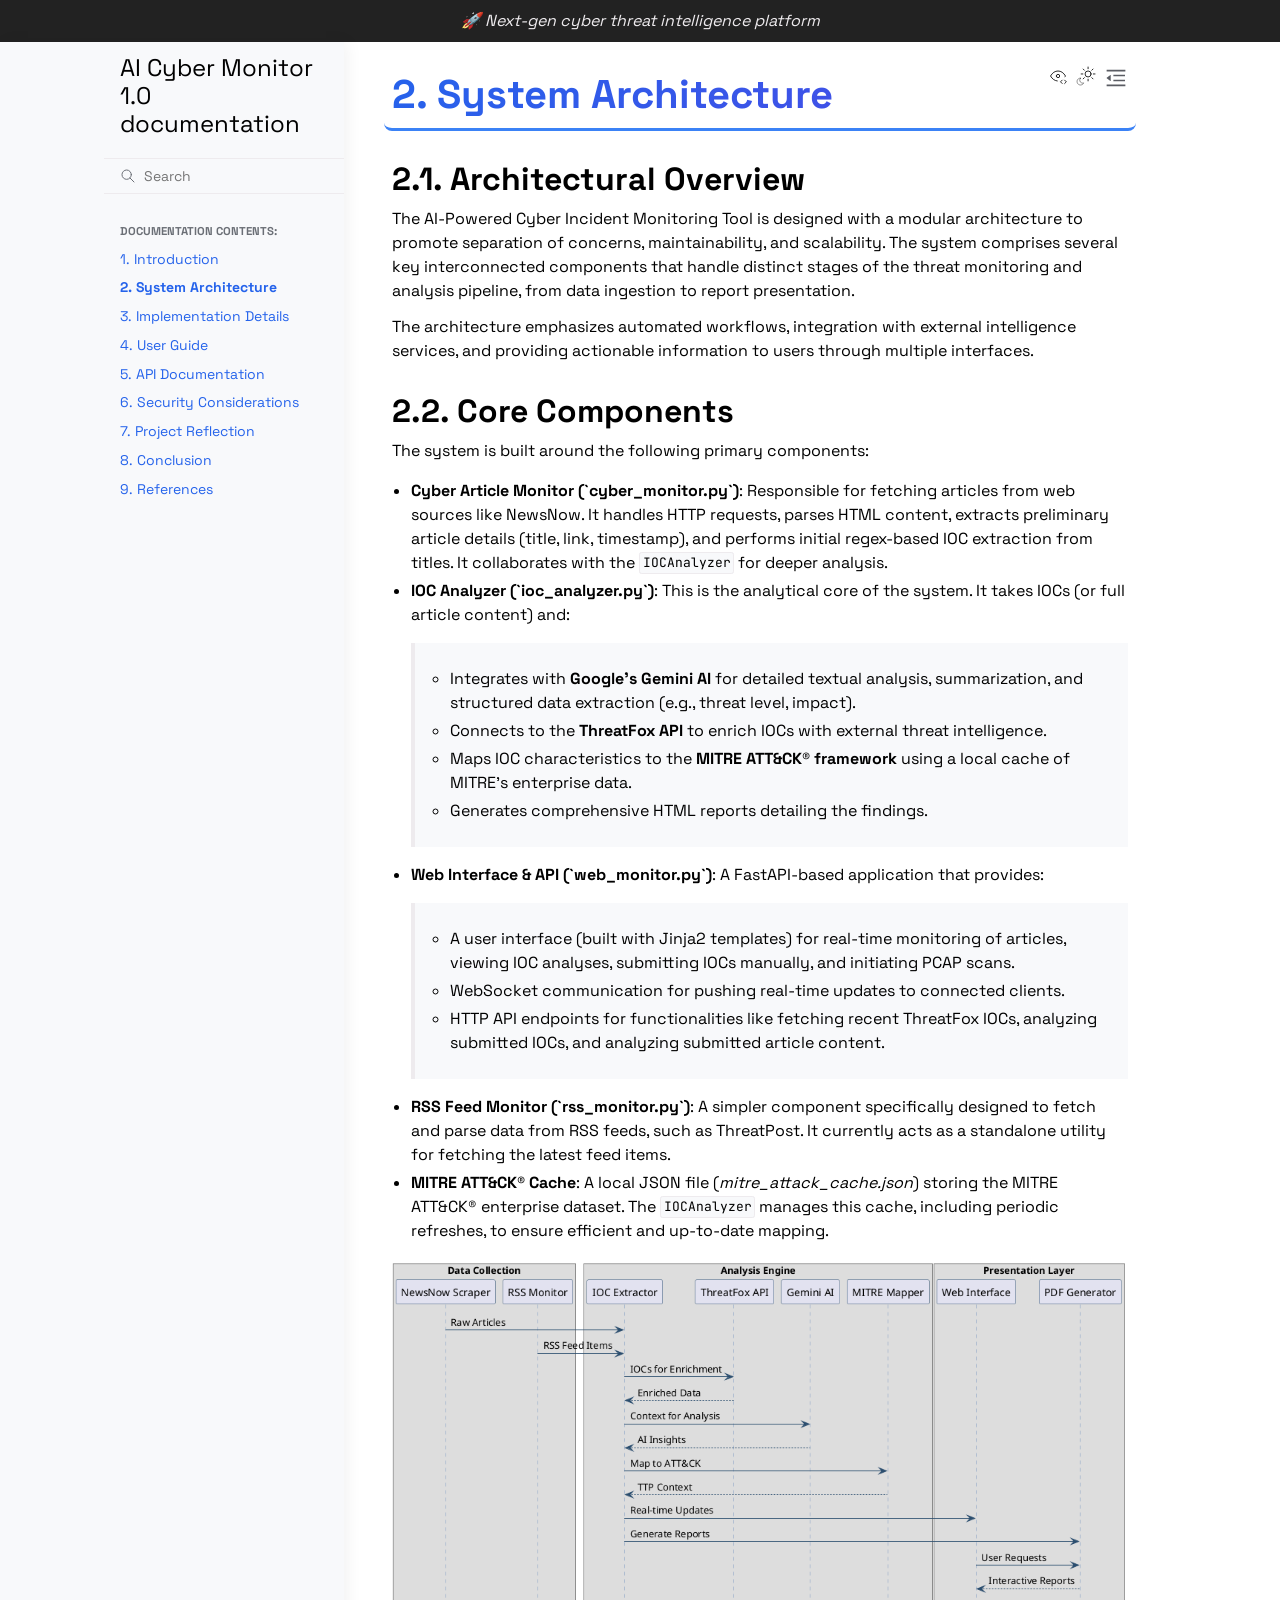
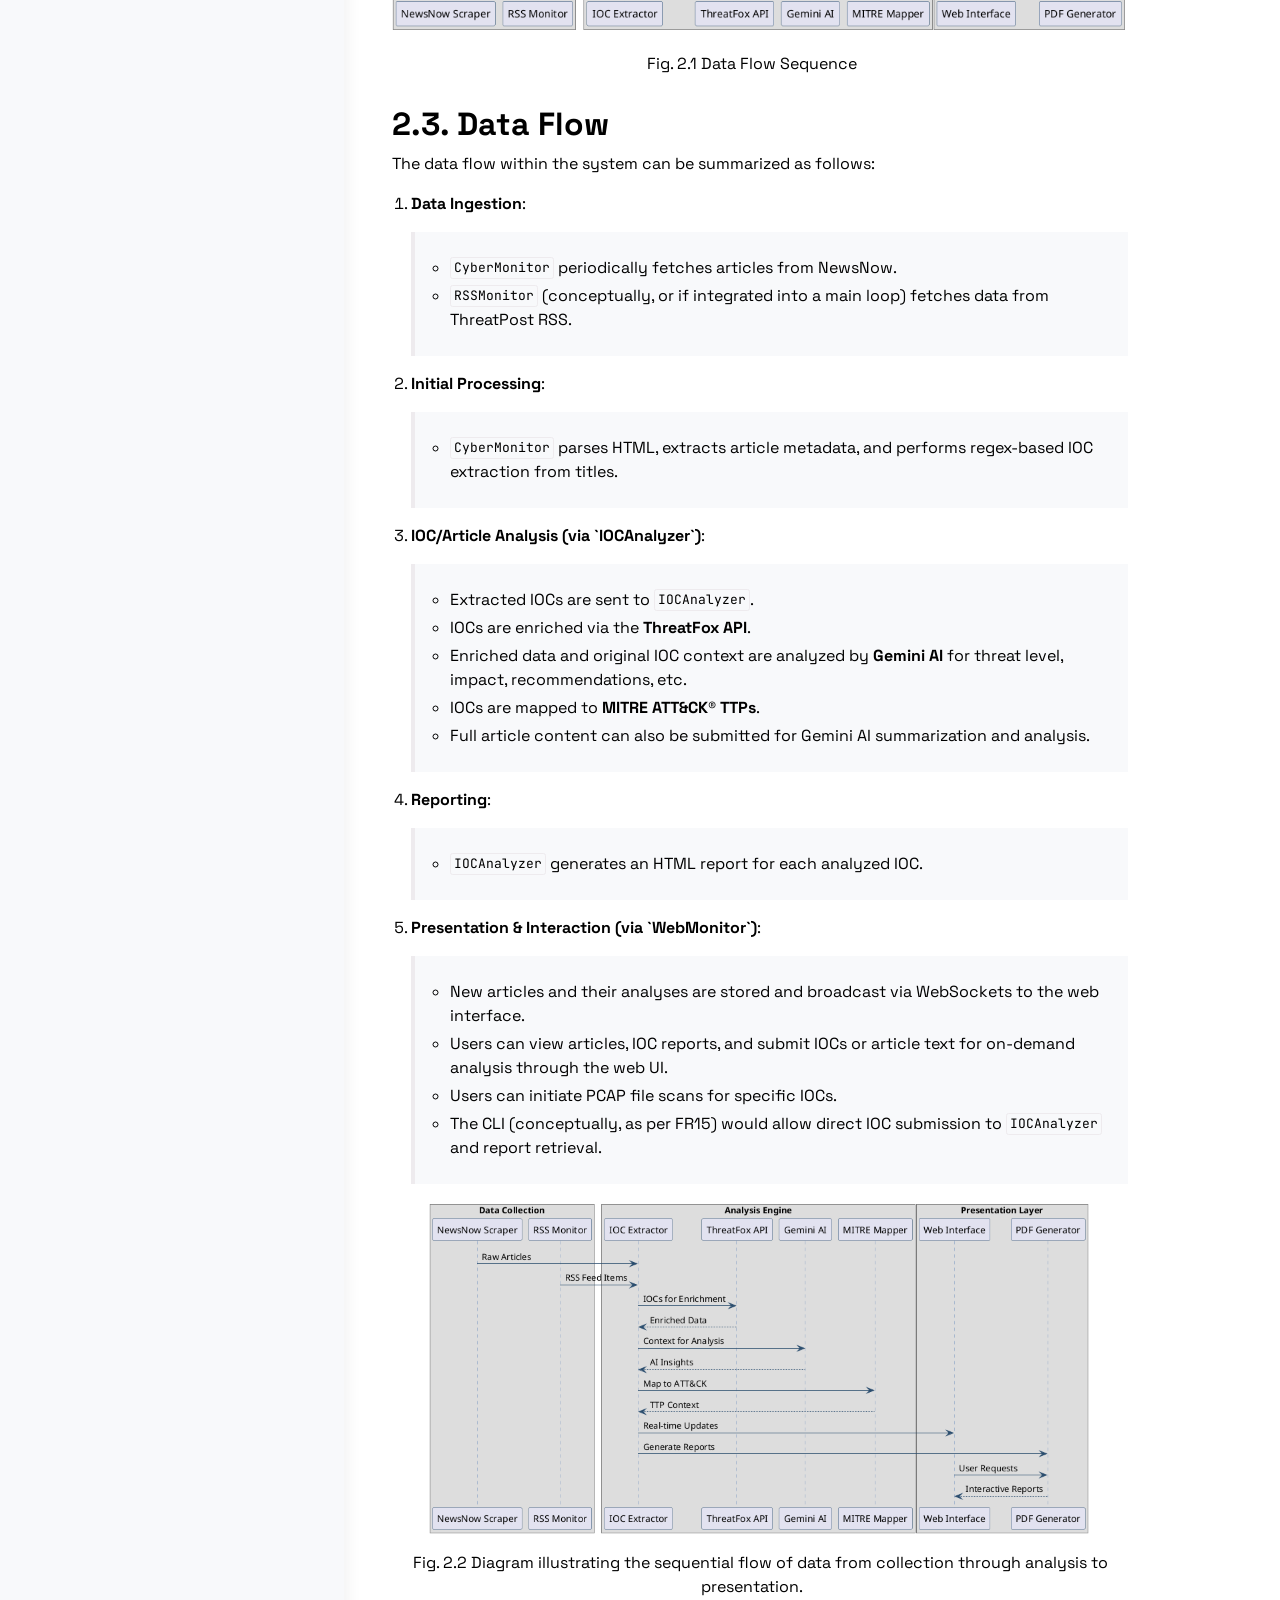
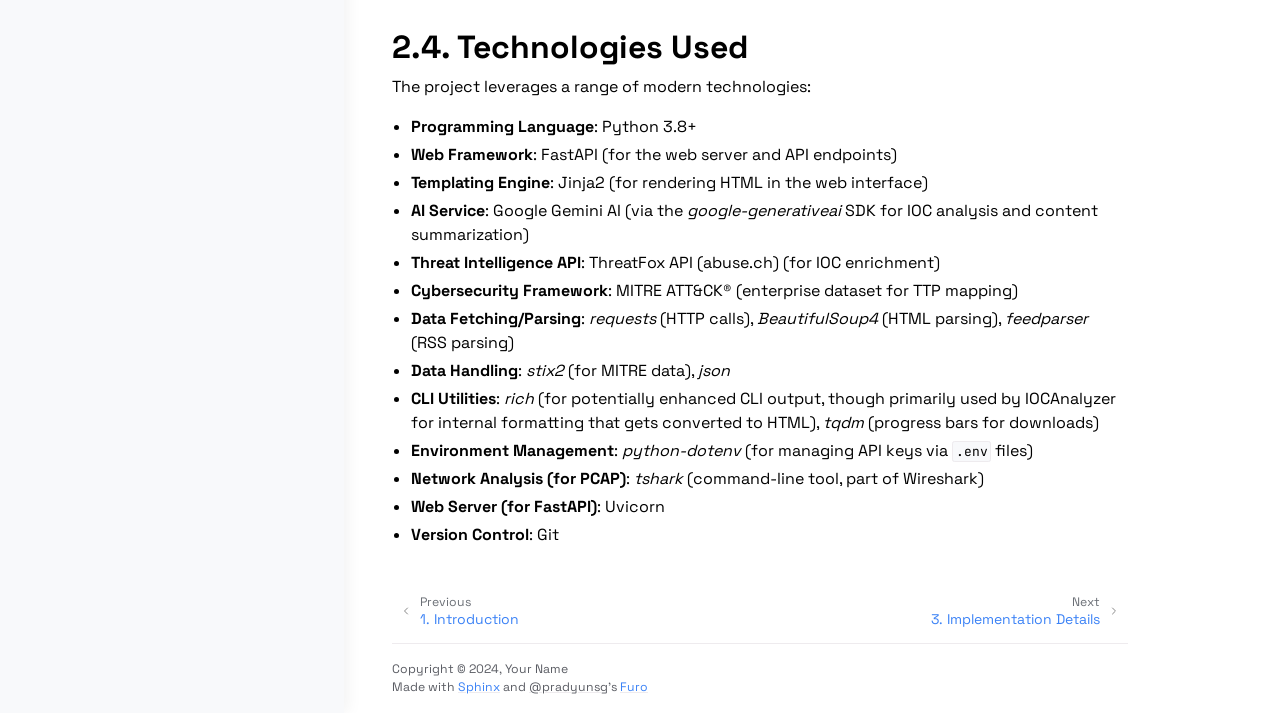
<file: Documentation/html/architecture.html>
<!doctype html>
<html class="no-js" lang="en" data-content_root="./">
  <head><meta charset="utf-8"/>
    <meta name="viewport" content="width=device-width,initial-scale=1"/>
    <meta name="color-scheme" content="light dark"><meta name="viewport" content="width=device-width, initial-scale=1" />
<link rel="index" title="Index" href="genindex.html" /><link rel="search" title="Search" href="search.html" /><link rel="next" title="3. Implementation Details" href="implementation.html" /><link rel="prev" title="1. Introduction" href="introduction.html" />

    <!-- Generated with Sphinx 8.2.3 and Furo 2024.08.06 -->
        <title>2. System Architecture - AI Cyber Monitor 1.0 documentation</title>
      <link rel="stylesheet" type="text/css" href="_static/pygments.css?v=8f2a1f02" />
    <link rel="stylesheet" type="text/css" href="_static/styles/furo.css?v=354aac6f" />
    <link rel="stylesheet" type="text/css" href="_static/copybutton.css?v=76b2166b" />
    <link rel="stylesheet" type="text/css" href="_static/sphinx-design.min.css?v=95c83b7e" />
    <link rel="stylesheet" type="text/css" href="_static/styles/furo-extensions.css?v=302659d7" />
    <link rel="stylesheet" type="text/css" href="_static/css/modern.css?v=c84db6de" />
    <link rel="stylesheet" type="text/css" href="https://cdnjs.cloudflare.com/ajax/libs/font-awesome/6.4.0/css/all.min.css" />
    
    


<style>
  body {
    --color-code-background: #f8f8f8;
  --color-code-foreground: black;
  --color-brand-primary: #2563eb;
  --color-brand-secondary: #4f46e5;
  --color-brand-content: #3b82f6;
  --color-api-name: #4f46e5;
  --color-api-pre-name: #3b82f6;
  --color-link: #3b82f6;
  --font-stack: 'Space Grotesk', system-ui, -apple-system, Segoe UI, Roboto, sans-serif;
  --font-stack--monospace: 'JetBrains Mono', monospace;
  --sidebar-item-spacing-vertical: 0.4rem;
  --content-padding: 2rem;
  --gradient-primary: linear-gradient(135deg, #2563eb 0%, #4f46e5 100%);
  
  }
  @media not print {
    body[data-theme="dark"] {
      --color-code-background: #202020;
  --color-code-foreground: #d0d0d0;
  --color-brand-primary: #818cf8;
  --color-brand-secondary: #6366f1;
  --color-brand-content: #818cf8;
  --color-background-primary: #0f172a;
  --color-background-secondary: #1e293b;
  
    }
    @media (prefers-color-scheme: dark) {
      body:not([data-theme="light"]) {
        --color-code-background: #202020;
  --color-code-foreground: #d0d0d0;
  --color-brand-primary: #818cf8;
  --color-brand-secondary: #6366f1;
  --color-brand-content: #818cf8;
  --color-background-primary: #0f172a;
  --color-background-secondary: #1e293b;
  
      }
    }
  }
</style></head>
  <body>
    
    <script>
      document.body.dataset.theme = localStorage.getItem("theme") || "auto";
    </script>
    

<svg xmlns="http://www.w3.org/2000/svg" style="display: none;">
  <symbol id="svg-toc" viewBox="0 0 24 24">
    <title>Contents</title>
    <svg stroke="currentColor" fill="currentColor" stroke-width="0" viewBox="0 0 1024 1024">
      <path d="M408 442h480c4.4 0 8-3.6 8-8v-56c0-4.4-3.6-8-8-8H408c-4.4 0-8 3.6-8 8v56c0 4.4 3.6 8 8 8zm-8 204c0 4.4 3.6 8 8 8h480c4.4 0 8-3.6 8-8v-56c0-4.4-3.6-8-8-8H408c-4.4 0-8 3.6-8 8v56zm504-486H120c-4.4 0-8 3.6-8 8v56c0 4.4 3.6 8 8 8h784c4.4 0 8-3.6 8-8v-56c0-4.4-3.6-8-8-8zm0 632H120c-4.4 0-8 3.6-8 8v56c0 4.4 3.6 8 8 8h784c4.4 0 8-3.6 8-8v-56c0-4.4-3.6-8-8-8zM115.4 518.9L271.7 642c5.8 4.6 14.4.5 14.4-6.9V388.9c0-7.4-8.5-11.5-14.4-6.9L115.4 505.1a8.74 8.74 0 0 0 0 13.8z"/>
    </svg>
  </symbol>
  <symbol id="svg-menu" viewBox="0 0 24 24">
    <title>Menu</title>
    <svg xmlns="http://www.w3.org/2000/svg" viewBox="0 0 24 24" fill="none" stroke="currentColor"
      stroke-width="2" stroke-linecap="round" stroke-linejoin="round" class="feather-menu">
      <line x1="3" y1="12" x2="21" y2="12"></line>
      <line x1="3" y1="6" x2="21" y2="6"></line>
      <line x1="3" y1="18" x2="21" y2="18"></line>
    </svg>
  </symbol>
  <symbol id="svg-arrow-right" viewBox="0 0 24 24">
    <title>Expand</title>
    <svg xmlns="http://www.w3.org/2000/svg" viewBox="0 0 24 24" fill="none" stroke="currentColor"
      stroke-width="2" stroke-linecap="round" stroke-linejoin="round" class="feather-chevron-right">
      <polyline points="9 18 15 12 9 6"></polyline>
    </svg>
  </symbol>
  <symbol id="svg-sun" viewBox="0 0 24 24">
    <title>Light mode</title>
    <svg xmlns="http://www.w3.org/2000/svg" viewBox="0 0 24 24" fill="none" stroke="currentColor"
      stroke-width="1" stroke-linecap="round" stroke-linejoin="round" class="feather-sun">
      <circle cx="12" cy="12" r="5"></circle>
      <line x1="12" y1="1" x2="12" y2="3"></line>
      <line x1="12" y1="21" x2="12" y2="23"></line>
      <line x1="4.22" y1="4.22" x2="5.64" y2="5.64"></line>
      <line x1="18.36" y1="18.36" x2="19.78" y2="19.78"></line>
      <line x1="1" y1="12" x2="3" y2="12"></line>
      <line x1="21" y1="12" x2="23" y2="12"></line>
      <line x1="4.22" y1="19.78" x2="5.64" y2="18.36"></line>
      <line x1="18.36" y1="5.64" x2="19.78" y2="4.22"></line>
    </svg>
  </symbol>
  <symbol id="svg-moon" viewBox="0 0 24 24">
    <title>Dark mode</title>
    <svg xmlns="http://www.w3.org/2000/svg" viewBox="0 0 24 24" fill="none" stroke="currentColor"
      stroke-width="1" stroke-linecap="round" stroke-linejoin="round" class="icon-tabler-moon">
      <path stroke="none" d="M0 0h24v24H0z" fill="none" />
      <path d="M12 3c.132 0 .263 0 .393 0a7.5 7.5 0 0 0 7.92 12.446a9 9 0 1 1 -8.313 -12.454z" />
    </svg>
  </symbol>
  <symbol id="svg-sun-with-moon" viewBox="0 0 24 24">
    <title>Auto light/dark, in light mode</title>
    <svg xmlns="http://www.w3.org/2000/svg" viewBox="0 0 24 24" fill="none" stroke="currentColor"
      stroke-width="1" stroke-linecap="round" stroke-linejoin="round"
      class="icon-custom-derived-from-feather-sun-and-tabler-moon">
      <path style="opacity: 50%" d="M 5.411 14.504 C 5.471 14.504 5.532 14.504 5.591 14.504 C 3.639 16.319 4.383 19.569 6.931 20.352 C 7.693 20.586 8.512 20.551 9.25 20.252 C 8.023 23.207 4.056 23.725 2.11 21.184 C 0.166 18.642 1.702 14.949 4.874 14.536 C 5.051 14.512 5.231 14.5 5.411 14.5 L 5.411 14.504 Z"/>
      <line x1="14.5" y1="3.25" x2="14.5" y2="1.25"/>
      <line x1="14.5" y1="15.85" x2="14.5" y2="17.85"/>
      <line x1="10.044" y1="5.094" x2="8.63" y2="3.68"/>
      <line x1="19" y1="14.05" x2="20.414" y2="15.464"/>
      <line x1="8.2" y1="9.55" x2="6.2" y2="9.55"/>
      <line x1="20.8" y1="9.55" x2="22.8" y2="9.55"/>
      <line x1="10.044" y1="14.006" x2="8.63" y2="15.42"/>
      <line x1="19" y1="5.05" x2="20.414" y2="3.636"/>
      <circle cx="14.5" cy="9.55" r="3.6"/>
    </svg>
  </symbol>
  <symbol id="svg-moon-with-sun" viewBox="0 0 24 24">
    <title>Auto light/dark, in dark mode</title>
    <svg xmlns="http://www.w3.org/2000/svg" viewBox="0 0 24 24" fill="none" stroke="currentColor"
      stroke-width="1" stroke-linecap="round" stroke-linejoin="round"
      class="icon-custom-derived-from-feather-sun-and-tabler-moon">
      <path d="M 8.282 7.007 C 8.385 7.007 8.494 7.007 8.595 7.007 C 5.18 10.184 6.481 15.869 10.942 17.24 C 12.275 17.648 13.706 17.589 15 17.066 C 12.851 22.236 5.91 23.143 2.505 18.696 C -0.897 14.249 1.791 7.786 7.342 7.063 C 7.652 7.021 7.965 7 8.282 7 L 8.282 7.007 Z"/>
      <line style="opacity: 50%" x1="18" y1="3.705" x2="18" y2="2.5"/>
      <line style="opacity: 50%" x1="18" y1="11.295" x2="18" y2="12.5"/>
      <line style="opacity: 50%" x1="15.316" y1="4.816" x2="14.464" y2="3.964"/>
      <line style="opacity: 50%" x1="20.711" y1="10.212" x2="21.563" y2="11.063"/>
      <line style="opacity: 50%" x1="14.205" y1="7.5" x2="13.001" y2="7.5"/>
      <line style="opacity: 50%" x1="21.795" y1="7.5" x2="23" y2="7.5"/>
      <line style="opacity: 50%" x1="15.316" y1="10.184" x2="14.464" y2="11.036"/>
      <line style="opacity: 50%" x1="20.711" y1="4.789" x2="21.563" y2="3.937"/>
      <circle style="opacity: 50%" cx="18" cy="7.5" r="2.169"/>
    </svg>
  </symbol>
  <symbol id="svg-pencil" viewBox="0 0 24 24">
    <svg xmlns="http://www.w3.org/2000/svg" viewBox="0 0 24 24" fill="none" stroke="currentColor"
      stroke-width="1" stroke-linecap="round" stroke-linejoin="round" class="icon-tabler-pencil-code">
      <path d="M4 20h4l10.5 -10.5a2.828 2.828 0 1 0 -4 -4l-10.5 10.5v4" />
      <path d="M13.5 6.5l4 4" />
      <path d="M20 21l2 -2l-2 -2" />
      <path d="M17 17l-2 2l2 2" />
    </svg>
  </symbol>
  <symbol id="svg-eye" viewBox="0 0 24 24">
    <svg xmlns="http://www.w3.org/2000/svg" viewBox="0 0 24 24" fill="none" stroke="currentColor"
      stroke-width="1" stroke-linecap="round" stroke-linejoin="round" class="icon-tabler-eye-code">
      <path stroke="none" d="M0 0h24v24H0z" fill="none" />
      <path d="M10 12a2 2 0 1 0 4 0a2 2 0 0 0 -4 0" />
      <path
        d="M11.11 17.958c-3.209 -.307 -5.91 -2.293 -8.11 -5.958c2.4 -4 5.4 -6 9 -6c3.6 0 6.6 2 9 6c-.21 .352 -.427 .688 -.647 1.008" />
      <path d="M20 21l2 -2l-2 -2" />
      <path d="M17 17l-2 2l2 2" />
    </svg>
  </symbol>
</svg>

<input type="checkbox" class="sidebar-toggle" name="__navigation" id="__navigation">
<input type="checkbox" class="sidebar-toggle" name="__toc" id="__toc">
<label class="overlay sidebar-overlay" for="__navigation">
  <div class="visually-hidden">Hide navigation sidebar</div>
</label>
<label class="overlay toc-overlay" for="__toc">
  <div class="visually-hidden">Hide table of contents sidebar</div>
</label>

<a class="skip-to-content muted-link" href="#furo-main-content">Skip to content</a>

<div class="announcement">
  <aside class="announcement-content">
     <em>🚀 Next-gen cyber threat intelligence platform</em> 
  </aside>
</div>

<div class="page">
  <header class="mobile-header">
    <div class="header-left">
      <label class="nav-overlay-icon" for="__navigation">
        <div class="visually-hidden">Toggle site navigation sidebar</div>
        <i class="icon"><svg><use href="#svg-menu"></use></svg></i>
      </label>
    </div>
    <div class="header-center">
      <a href="index.html"><div class="brand">AI Cyber Monitor 1.0 documentation</div></a>
    </div>
    <div class="header-right">
      <div class="theme-toggle-container theme-toggle-header">
        <button class="theme-toggle">
          <div class="visually-hidden">Toggle Light / Dark / Auto color theme</div>
          <svg class="theme-icon-when-auto-light"><use href="#svg-sun-with-moon"></use></svg>
          <svg class="theme-icon-when-auto-dark"><use href="#svg-moon-with-sun"></use></svg>
          <svg class="theme-icon-when-dark"><use href="#svg-moon"></use></svg>
          <svg class="theme-icon-when-light"><use href="#svg-sun"></use></svg>
        </button>
      </div>
      <label class="toc-overlay-icon toc-header-icon" for="__toc">
        <div class="visually-hidden">Toggle table of contents sidebar</div>
        <i class="icon"><svg><use href="#svg-toc"></use></svg></i>
      </label>
    </div>
  </header>
  <aside class="sidebar-drawer">
    <div class="sidebar-container">
      
      <div class="sidebar-sticky"><a class="sidebar-brand" href="index.html">
  
  
  <span class="sidebar-brand-text">AI Cyber Monitor 1.0 documentation</span>
  
</a><form class="sidebar-search-container" method="get" action="search.html" role="search">
  <input class="sidebar-search" placeholder="Search" name="q" aria-label="Search">
  <input type="hidden" name="check_keywords" value="yes">
  <input type="hidden" name="area" value="default">
</form>
<div id="searchbox"></div><div class="sidebar-scroll"><div class="sidebar-tree">
  <p class="caption" role="heading"><span class="caption-text">Documentation Contents:</span></p>
<ul class="current">
<li class="toctree-l1"><a class="reference internal" href="introduction.html">1. Introduction</a></li>
<li class="toctree-l1 current current-page"><a class="current reference internal" href="#">2. System Architecture</a></li>
<li class="toctree-l1"><a class="reference internal" href="implementation.html">3. Implementation Details</a></li>
<li class="toctree-l1"><a class="reference internal" href="user-guide.html">4. User Guide</a></li>
<li class="toctree-l1"><a class="reference internal" href="api.html">5. API Documentation</a></li>
<li class="toctree-l1"><a class="reference internal" href="security.html">6. Security Considerations</a></li>
<li class="toctree-l1"><a class="reference internal" href="reflection.html">7. Project Reflection</a></li>
<li class="toctree-l1"><a class="reference internal" href="conclusion.html">8. Conclusion</a></li>
<li class="toctree-l1"><a class="reference internal" href="references.html">9. References</a></li>
</ul>

</div>
</div>

      </div>
      
    </div>
  </aside>
  <div class="main">
    <div class="content">
      <div class="article-container">
        <a href="#" class="back-to-top muted-link">
          <svg xmlns="http://www.w3.org/2000/svg" viewBox="0 0 24 24">
            <path d="M13 20h-2V8l-5.5 5.5-1.42-1.42L12 4.16l7.92 7.92-1.42 1.42L13 8v12z"></path>
          </svg>
          <span>Back to top</span>
        </a>
        <div class="content-icon-container">
          <div class="view-this-page">
  <a class="muted-link" href="_sources/architecture.rst.txt" title="View this page">
    <svg><use href="#svg-eye"></use></svg>
    <span class="visually-hidden">View this page</span>
  </a>
</div>
<div class="theme-toggle-container theme-toggle-content">
            <button class="theme-toggle">
              <div class="visually-hidden">Toggle Light / Dark / Auto color theme</div>
              <svg class="theme-icon-when-auto-light"><use href="#svg-sun-with-moon"></use></svg>
              <svg class="theme-icon-when-auto-dark"><use href="#svg-moon-with-sun"></use></svg>
              <svg class="theme-icon-when-dark"><use href="#svg-moon"></use></svg>
              <svg class="theme-icon-when-light"><use href="#svg-sun"></use></svg>
            </button>
          </div>
          <label class="toc-overlay-icon toc-content-icon" for="__toc">
            <div class="visually-hidden">Toggle table of contents sidebar</div>
            <i class="icon"><svg><use href="#svg-toc"></use></svg></i>
          </label>
        </div>
        <article role="main" id="furo-main-content">
          <section id="system-architecture">
<span id="id1"></span><h1><span class="section-number">2. </span>System Architecture<a class="headerlink" href="#system-architecture" title="Link to this heading">¶</a></h1>
<section id="architectural-overview">
<span id="arch-overview"></span><h2><span class="section-number">2.1. </span>Architectural Overview<a class="headerlink" href="#architectural-overview" title="Link to this heading">¶</a></h2>
<p>The AI-Powered Cyber Incident Monitoring Tool is designed with a modular architecture to promote separation of concerns, maintainability, and scalability. The system comprises several key interconnected components that handle distinct stages of the threat monitoring and analysis pipeline, from data ingestion to report presentation.</p>
<p>The architecture emphasizes automated workflows, integration with external intelligence services, and providing actionable information to users through multiple interfaces.</p>
</section>
<section id="core-components">
<span id="arch-core-components"></span><h2><span class="section-number">2.2. </span>Core Components<a class="headerlink" href="#core-components" title="Link to this heading">¶</a></h2>
<p>The system is built around the following primary components:</p>
<ul>
<li><p><strong>Cyber Article Monitor (`cyber_monitor.py`)</strong>: Responsible for fetching articles from web sources like NewsNow. It handles HTTP requests, parses HTML content, extracts preliminary article details (title, link, timestamp), and performs initial regex-based IOC extraction from titles. It collaborates with the <code class="docutils literal notranslate"><span class="pre">IOCAnalyzer</span></code> for deeper analysis.</p></li>
<li><p><strong>IOC Analyzer (`ioc_analyzer.py`)</strong>: This is the analytical core of the system. It takes IOCs (or full article content) and:</p>
<blockquote>
<div><ul class="simple">
<li><p>Integrates with <strong>Google’s Gemini AI</strong> for detailed textual analysis, summarization, and structured data extraction (e.g., threat level, impact).</p></li>
<li><p>Connects to the <strong>ThreatFox API</strong> to enrich IOCs with external threat intelligence.</p></li>
<li><p>Maps IOC characteristics to the <strong>MITRE ATT&amp;CK® framework</strong> using a local cache of MITRE’s enterprise data.</p></li>
<li><p>Generates comprehensive HTML reports detailing the findings.</p></li>
</ul>
</div></blockquote>
</li>
<li><p><strong>Web Interface &amp; API (`web_monitor.py`)</strong>: A FastAPI-based application that provides:</p>
<blockquote>
<div><ul class="simple">
<li><p>A user interface (built with Jinja2 templates) for real-time monitoring of articles, viewing IOC analyses, submitting IOCs manually, and initiating PCAP scans.</p></li>
<li><p>WebSocket communication for pushing real-time updates to connected clients.</p></li>
<li><p>HTTP API endpoints for functionalities like fetching recent ThreatFox IOCs, analyzing submitted IOCs, and analyzing submitted article content.</p></li>
</ul>
</div></blockquote>
</li>
<li><p><strong>RSS Feed Monitor (`rss_monitor.py`)</strong>: A simpler component specifically designed to fetch and parse data from RSS feeds, such as ThreatPost. It currently acts as a standalone utility for fetching the latest feed items.</p></li>
<li><p><strong>MITRE ATT&amp;CK® Cache</strong>: A local JSON file (<cite>mitre_attack_cache.json</cite>) storing the MITRE ATT&amp;CK® enterprise dataset. The <code class="docutils literal notranslate"><span class="pre">IOCAnalyzer</span></code> manages this cache, including periodic refreshes, to ensure efficient and up-to-date mapping.</p></li>
</ul>
<figure class="align-default" id="id2">
<p class="plantuml">
<a href="_images/plantuml-cd03ac2db4033a9b408e9d74d6fd179d1d2253f2.png"><img src="_images/plantuml-cd03ac2db4033a9b408e9d74d6fd179d1d2253f2.png" alt="&#64;startuml
skinparam backgroundColor #FFFFFF
skinparam sequenceArrowColor #2A4D6E
skinparam sequenceLifeLineBorderColor #6C8EBF
skinparam sequenceParticipantBorderColor #2A4D6E

box &quot;Data Collection&quot;
participant &quot;NewsNow Scraper&quot; as NS
participant &quot;RSS Monitor&quot; as RM
end box

box &quot;Analysis Engine&quot;
participant &quot;IOC Extractor&quot; as IE
participant &quot;ThreatFox API&quot; as TF
participant &quot;Gemini AI&quot; as GA
participant &quot;MITRE Mapper&quot; as MM
end box

box &quot;Presentation Layer&quot;
participant &quot;Web Interface&quot; as WI
participant &quot;PDF Generator&quot; as PG
end box

NS -&gt; IE : Raw Articles
RM -&gt; IE : RSS Feed Items
IE -&gt; TF : IOCs for Enrichment
TF --&gt; IE : Enriched Data
IE -&gt; GA : Context for Analysis
GA --&gt; IE : AI Insights
IE -&gt; MM : Map to ATT&amp;CK
MM --&gt; IE : TTP Context
IE -&gt; WI : Real-time Updates
IE -&gt; PG : Generate Reports
WI -&gt; PG : User Requests
PG --&gt; WI : Interactive Reports
&#64;enduml" style="width: 800.0px"/></a>
</p>
<figcaption>
<p><span class="caption-number">Fig. 2.1 </span><span class="caption-text">Data Flow Sequence</span><a class="headerlink" href="#id2" title="Link to this image">¶</a></p>
</figcaption>
</figure>
</section>
<section id="data-flow">
<span id="arch-data-flow"></span><h2><span class="section-number">2.3. </span>Data Flow<a class="headerlink" href="#data-flow" title="Link to this heading">¶</a></h2>
<p>The data flow within the system can be summarized as follows:</p>
<ol class="arabic">
<li><p><strong>Data Ingestion</strong>:</p>
<blockquote>
<div><ul class="simple">
<li><p><code class="docutils literal notranslate"><span class="pre">CyberMonitor</span></code> periodically fetches articles from NewsNow.</p></li>
<li><p><code class="docutils literal notranslate"><span class="pre">RSSMonitor</span></code> (conceptually, or if integrated into a main loop) fetches data from ThreatPost RSS.</p></li>
</ul>
</div></blockquote>
</li>
<li><p><strong>Initial Processing</strong>:</p>
<blockquote>
<div><ul class="simple">
<li><p><code class="docutils literal notranslate"><span class="pre">CyberMonitor</span></code> parses HTML, extracts article metadata, and performs regex-based IOC extraction from titles.</p></li>
</ul>
</div></blockquote>
</li>
<li><p><strong>IOC/Article Analysis (via `IOCAnalyzer`)</strong>:</p>
<blockquote>
<div><ul class="simple">
<li><p>Extracted IOCs are sent to <code class="docutils literal notranslate"><span class="pre">IOCAnalyzer</span></code>.</p></li>
<li><p>IOCs are enriched via the <strong>ThreatFox API</strong>.</p></li>
<li><p>Enriched data and original IOC context are analyzed by <strong>Gemini AI</strong> for threat level, impact, recommendations, etc.</p></li>
<li><p>IOCs are mapped to <strong>MITRE ATT&amp;CK® TTPs</strong>.</p></li>
<li><p>Full article content can also be submitted for Gemini AI summarization and analysis.</p></li>
</ul>
</div></blockquote>
</li>
<li><p><strong>Reporting</strong>:</p>
<blockquote>
<div><ul class="simple">
<li><p><code class="docutils literal notranslate"><span class="pre">IOCAnalyzer</span></code> generates an HTML report for each analyzed IOC.</p></li>
</ul>
</div></blockquote>
</li>
<li><p><strong>Presentation &amp; Interaction (via `WebMonitor`)</strong>:</p>
<blockquote>
<div><ul class="simple">
<li><p>New articles and their analyses are stored and broadcast via WebSockets to the web interface.</p></li>
<li><p>Users can view articles, IOC reports, and submit IOCs or article text for on-demand analysis through the web UI.</p></li>
<li><p>Users can initiate PCAP file scans for specific IOCs.</p></li>
<li><p>The CLI (conceptually, as per FR15) would allow direct IOC submission to <code class="docutils literal notranslate"><span class="pre">IOCAnalyzer</span></code> and report retrieval.</p></li>
</ul>
</div></blockquote>
</li>
</ol>
<figure class="align-center" id="id3">
<a class="reference internal image-reference" href="_images/data_flow_diagram.png"><img alt="Data Flow Diagram" src="_images/data_flow_diagram.png" style="width: 90%;" />
</a>
<figcaption>
<p><span class="caption-number">Fig. 2.2 </span><span class="caption-text">Diagram illustrating the sequential flow of data from collection through analysis to presentation.</span><a class="headerlink" href="#id3" title="Link to this image">¶</a></p>
</figcaption>
</figure>
</section>
<section id="technologies-used">
<span id="arch-technologies"></span><h2><span class="section-number">2.4. </span>Technologies Used<a class="headerlink" href="#technologies-used" title="Link to this heading">¶</a></h2>
<p>The project leverages a range of modern technologies:</p>
<ul class="simple">
<li><p><strong>Programming Language</strong>: Python 3.8+</p></li>
<li><p><strong>Web Framework</strong>: FastAPI (for the web server and API endpoints)</p></li>
<li><p><strong>Templating Engine</strong>: Jinja2 (for rendering HTML in the web interface)</p></li>
<li><p><strong>AI Service</strong>: Google Gemini AI (via the <cite>google-generativeai</cite> SDK for IOC analysis and content summarization)</p></li>
<li><p><strong>Threat Intelligence API</strong>: ThreatFox API (abuse.ch) (for IOC enrichment)</p></li>
<li><p><strong>Cybersecurity Framework</strong>: MITRE ATT&amp;CK® (enterprise dataset for TTP mapping)</p></li>
<li><p><strong>Data Fetching/Parsing</strong>: <cite>requests</cite> (HTTP calls), <cite>BeautifulSoup4</cite> (HTML parsing), <cite>feedparser</cite> (RSS parsing)</p></li>
<li><p><strong>Data Handling</strong>: <cite>stix2</cite> (for MITRE data), <cite>json</cite></p></li>
<li><p><strong>CLI Utilities</strong>: <cite>rich</cite> (for potentially enhanced CLI output, though primarily used by IOCAnalyzer for internal formatting that gets converted to HTML), <cite>tqdm</cite> (progress bars for downloads)</p></li>
<li><p><strong>Environment Management</strong>: <cite>python-dotenv</cite> (for managing API keys via <code class="docutils literal notranslate"><span class="pre">.env</span></code> files)</p></li>
<li><p><strong>Network Analysis (for PCAP)</strong>: <cite>tshark</cite> (command-line tool, part of Wireshark)</p></li>
<li><p><strong>Web Server (for FastAPI)</strong>: Uvicorn</p></li>
<li><p><strong>Version Control</strong>: Git</p></li>
</ul>
</section>
</section>

        </article>
      </div>
      <footer>
        
        <div class="related-pages">
          <a class="next-page" href="implementation.html">
              <div class="page-info">
                <div class="context">
                  <span>Next</span>
                </div>
                <div class="title"><span class="section-number">3. </span>Implementation Details</div>
              </div>
              <svg class="furo-related-icon"><use href="#svg-arrow-right"></use></svg>
            </a>
          <a class="prev-page" href="introduction.html">
              <svg class="furo-related-icon"><use href="#svg-arrow-right"></use></svg>
              <div class="page-info">
                <div class="context">
                  <span>Previous</span>
                </div>
                
                <div class="title"><span class="section-number">1. </span>Introduction</div>
                
              </div>
            </a>
        </div>
        <div class="bottom-of-page">
          <div class="left-details">
            <div class="copyright">
                Copyright &#169; 2024, Your Name
            </div>
            Made with <a href="https://www.sphinx-doc.org/">Sphinx</a> and <a class="muted-link" href="https://pradyunsg.me">@pradyunsg</a>'s
            
            <a href="https://github.com/pradyunsg/furo">Furo</a>
            
          </div>
          <div class="right-details">
            
          </div>
        </div>
        
      </footer>
    </div>
    <aside class="toc-drawer">
      
      
      <div class="toc-sticky toc-scroll">
        <div class="toc-title-container">
          <span class="toc-title">
            On this page
          </span>
        </div>
        <div class="toc-tree-container">
          <div class="toc-tree">
            <ul>
<li><a class="reference internal" href="#">2. System Architecture</a><ul>
<li><a class="reference internal" href="#architectural-overview">2.1. Architectural Overview</a></li>
<li><a class="reference internal" href="#core-components">2.2. Core Components</a></li>
<li><a class="reference internal" href="#data-flow">2.3. Data Flow</a></li>
<li><a class="reference internal" href="#technologies-used">2.4. Technologies Used</a></li>
</ul>
</li>
</ul>

          </div>
        </div>
      </div>
      
      
    </aside>
  </div>
</div><script src="_static/documentation_options.js?v=d6b6a36a"></script>
    <script src="_static/doctools.js?v=9bcbadda"></script>
    <script src="_static/sphinx_highlight.js?v=dc90522c"></script>
    <script src="_static/scripts/furo.js?v=5fa4622c"></script>
    <script src="_static/clipboard.min.js?v=a7894cd8"></script>
    <script src="_static/copybutton.js?v=f281be69"></script>
    <script src="_static/design-tabs.js?v=f930bc37"></script>
    </body>
</html>
</file>
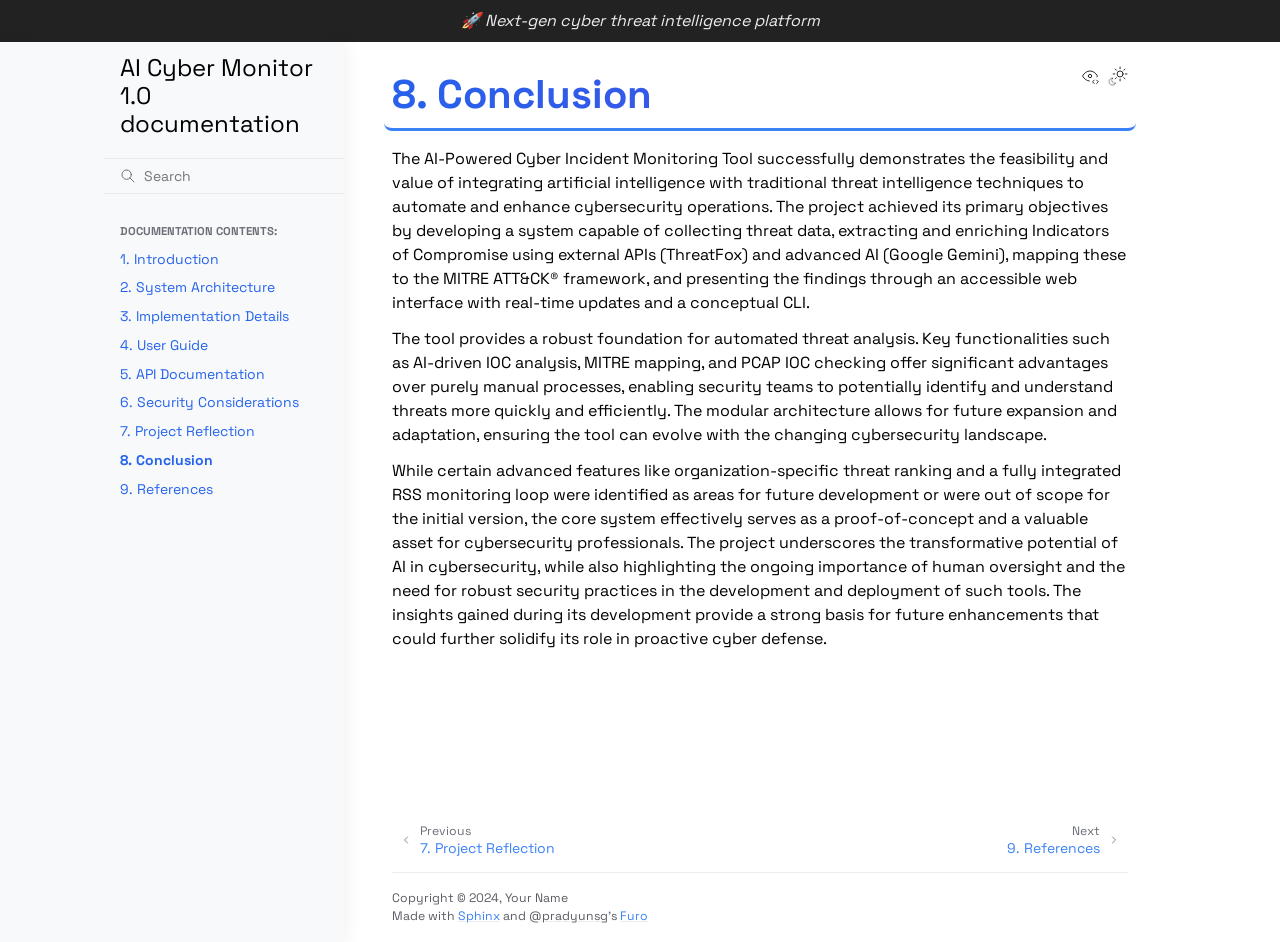
<file: Documentation/html/conclusion.html>
<!doctype html>
<html class="no-js" lang="en" data-content_root="./">
  <head><meta charset="utf-8"/>
    <meta name="viewport" content="width=device-width,initial-scale=1"/>
    <meta name="color-scheme" content="light dark"><meta name="viewport" content="width=device-width, initial-scale=1" />
<link rel="index" title="Index" href="genindex.html" /><link rel="search" title="Search" href="search.html" /><link rel="next" title="9. References" href="references.html" /><link rel="prev" title="7. Project Reflection" href="reflection.html" />

    <!-- Generated with Sphinx 8.2.3 and Furo 2024.08.06 -->
        <title>8. Conclusion - AI Cyber Monitor 1.0 documentation</title>
      <link rel="stylesheet" type="text/css" href="_static/pygments.css?v=8f2a1f02" />
    <link rel="stylesheet" type="text/css" href="_static/styles/furo.css?v=354aac6f" />
    <link rel="stylesheet" type="text/css" href="_static/copybutton.css?v=76b2166b" />
    <link rel="stylesheet" type="text/css" href="_static/sphinx-design.min.css?v=95c83b7e" />
    <link rel="stylesheet" type="text/css" href="_static/styles/furo-extensions.css?v=302659d7" />
    <link rel="stylesheet" type="text/css" href="_static/css/modern.css?v=c84db6de" />
    <link rel="stylesheet" type="text/css" href="https://cdnjs.cloudflare.com/ajax/libs/font-awesome/6.4.0/css/all.min.css" />
    
    


<style>
  body {
    --color-code-background: #f8f8f8;
  --color-code-foreground: black;
  --color-brand-primary: #2563eb;
  --color-brand-secondary: #4f46e5;
  --color-brand-content: #3b82f6;
  --color-api-name: #4f46e5;
  --color-api-pre-name: #3b82f6;
  --color-link: #3b82f6;
  --font-stack: 'Space Grotesk', system-ui, -apple-system, Segoe UI, Roboto, sans-serif;
  --font-stack--monospace: 'JetBrains Mono', monospace;
  --sidebar-item-spacing-vertical: 0.4rem;
  --content-padding: 2rem;
  --gradient-primary: linear-gradient(135deg, #2563eb 0%, #4f46e5 100%);
  
  }
  @media not print {
    body[data-theme="dark"] {
      --color-code-background: #202020;
  --color-code-foreground: #d0d0d0;
  --color-brand-primary: #818cf8;
  --color-brand-secondary: #6366f1;
  --color-brand-content: #818cf8;
  --color-background-primary: #0f172a;
  --color-background-secondary: #1e293b;
  
    }
    @media (prefers-color-scheme: dark) {
      body:not([data-theme="light"]) {
        --color-code-background: #202020;
  --color-code-foreground: #d0d0d0;
  --color-brand-primary: #818cf8;
  --color-brand-secondary: #6366f1;
  --color-brand-content: #818cf8;
  --color-background-primary: #0f172a;
  --color-background-secondary: #1e293b;
  
      }
    }
  }
</style></head>
  <body>
    
    <script>
      document.body.dataset.theme = localStorage.getItem("theme") || "auto";
    </script>
    

<svg xmlns="http://www.w3.org/2000/svg" style="display: none;">
  <symbol id="svg-toc" viewBox="0 0 24 24">
    <title>Contents</title>
    <svg stroke="currentColor" fill="currentColor" stroke-width="0" viewBox="0 0 1024 1024">
      <path d="M408 442h480c4.4 0 8-3.6 8-8v-56c0-4.4-3.6-8-8-8H408c-4.4 0-8 3.6-8 8v56c0 4.4 3.6 8 8 8zm-8 204c0 4.4 3.6 8 8 8h480c4.4 0 8-3.6 8-8v-56c0-4.4-3.6-8-8-8H408c-4.4 0-8 3.6-8 8v56zm504-486H120c-4.4 0-8 3.6-8 8v56c0 4.4 3.6 8 8 8h784c4.4 0 8-3.6 8-8v-56c0-4.4-3.6-8-8-8zm0 632H120c-4.4 0-8 3.6-8 8v56c0 4.4 3.6 8 8 8h784c4.4 0 8-3.6 8-8v-56c0-4.4-3.6-8-8-8zM115.4 518.9L271.7 642c5.8 4.6 14.4.5 14.4-6.9V388.9c0-7.4-8.5-11.5-14.4-6.9L115.4 505.1a8.74 8.74 0 0 0 0 13.8z"/>
    </svg>
  </symbol>
  <symbol id="svg-menu" viewBox="0 0 24 24">
    <title>Menu</title>
    <svg xmlns="http://www.w3.org/2000/svg" viewBox="0 0 24 24" fill="none" stroke="currentColor"
      stroke-width="2" stroke-linecap="round" stroke-linejoin="round" class="feather-menu">
      <line x1="3" y1="12" x2="21" y2="12"></line>
      <line x1="3" y1="6" x2="21" y2="6"></line>
      <line x1="3" y1="18" x2="21" y2="18"></line>
    </svg>
  </symbol>
  <symbol id="svg-arrow-right" viewBox="0 0 24 24">
    <title>Expand</title>
    <svg xmlns="http://www.w3.org/2000/svg" viewBox="0 0 24 24" fill="none" stroke="currentColor"
      stroke-width="2" stroke-linecap="round" stroke-linejoin="round" class="feather-chevron-right">
      <polyline points="9 18 15 12 9 6"></polyline>
    </svg>
  </symbol>
  <symbol id="svg-sun" viewBox="0 0 24 24">
    <title>Light mode</title>
    <svg xmlns="http://www.w3.org/2000/svg" viewBox="0 0 24 24" fill="none" stroke="currentColor"
      stroke-width="1" stroke-linecap="round" stroke-linejoin="round" class="feather-sun">
      <circle cx="12" cy="12" r="5"></circle>
      <line x1="12" y1="1" x2="12" y2="3"></line>
      <line x1="12" y1="21" x2="12" y2="23"></line>
      <line x1="4.22" y1="4.22" x2="5.64" y2="5.64"></line>
      <line x1="18.36" y1="18.36" x2="19.78" y2="19.78"></line>
      <line x1="1" y1="12" x2="3" y2="12"></line>
      <line x1="21" y1="12" x2="23" y2="12"></line>
      <line x1="4.22" y1="19.78" x2="5.64" y2="18.36"></line>
      <line x1="18.36" y1="5.64" x2="19.78" y2="4.22"></line>
    </svg>
  </symbol>
  <symbol id="svg-moon" viewBox="0 0 24 24">
    <title>Dark mode</title>
    <svg xmlns="http://www.w3.org/2000/svg" viewBox="0 0 24 24" fill="none" stroke="currentColor"
      stroke-width="1" stroke-linecap="round" stroke-linejoin="round" class="icon-tabler-moon">
      <path stroke="none" d="M0 0h24v24H0z" fill="none" />
      <path d="M12 3c.132 0 .263 0 .393 0a7.5 7.5 0 0 0 7.92 12.446a9 9 0 1 1 -8.313 -12.454z" />
    </svg>
  </symbol>
  <symbol id="svg-sun-with-moon" viewBox="0 0 24 24">
    <title>Auto light/dark, in light mode</title>
    <svg xmlns="http://www.w3.org/2000/svg" viewBox="0 0 24 24" fill="none" stroke="currentColor"
      stroke-width="1" stroke-linecap="round" stroke-linejoin="round"
      class="icon-custom-derived-from-feather-sun-and-tabler-moon">
      <path style="opacity: 50%" d="M 5.411 14.504 C 5.471 14.504 5.532 14.504 5.591 14.504 C 3.639 16.319 4.383 19.569 6.931 20.352 C 7.693 20.586 8.512 20.551 9.25 20.252 C 8.023 23.207 4.056 23.725 2.11 21.184 C 0.166 18.642 1.702 14.949 4.874 14.536 C 5.051 14.512 5.231 14.5 5.411 14.5 L 5.411 14.504 Z"/>
      <line x1="14.5" y1="3.25" x2="14.5" y2="1.25"/>
      <line x1="14.5" y1="15.85" x2="14.5" y2="17.85"/>
      <line x1="10.044" y1="5.094" x2="8.63" y2="3.68"/>
      <line x1="19" y1="14.05" x2="20.414" y2="15.464"/>
      <line x1="8.2" y1="9.55" x2="6.2" y2="9.55"/>
      <line x1="20.8" y1="9.55" x2="22.8" y2="9.55"/>
      <line x1="10.044" y1="14.006" x2="8.63" y2="15.42"/>
      <line x1="19" y1="5.05" x2="20.414" y2="3.636"/>
      <circle cx="14.5" cy="9.55" r="3.6"/>
    </svg>
  </symbol>
  <symbol id="svg-moon-with-sun" viewBox="0 0 24 24">
    <title>Auto light/dark, in dark mode</title>
    <svg xmlns="http://www.w3.org/2000/svg" viewBox="0 0 24 24" fill="none" stroke="currentColor"
      stroke-width="1" stroke-linecap="round" stroke-linejoin="round"
      class="icon-custom-derived-from-feather-sun-and-tabler-moon">
      <path d="M 8.282 7.007 C 8.385 7.007 8.494 7.007 8.595 7.007 C 5.18 10.184 6.481 15.869 10.942 17.24 C 12.275 17.648 13.706 17.589 15 17.066 C 12.851 22.236 5.91 23.143 2.505 18.696 C -0.897 14.249 1.791 7.786 7.342 7.063 C 7.652 7.021 7.965 7 8.282 7 L 8.282 7.007 Z"/>
      <line style="opacity: 50%" x1="18" y1="3.705" x2="18" y2="2.5"/>
      <line style="opacity: 50%" x1="18" y1="11.295" x2="18" y2="12.5"/>
      <line style="opacity: 50%" x1="15.316" y1="4.816" x2="14.464" y2="3.964"/>
      <line style="opacity: 50%" x1="20.711" y1="10.212" x2="21.563" y2="11.063"/>
      <line style="opacity: 50%" x1="14.205" y1="7.5" x2="13.001" y2="7.5"/>
      <line style="opacity: 50%" x1="21.795" y1="7.5" x2="23" y2="7.5"/>
      <line style="opacity: 50%" x1="15.316" y1="10.184" x2="14.464" y2="11.036"/>
      <line style="opacity: 50%" x1="20.711" y1="4.789" x2="21.563" y2="3.937"/>
      <circle style="opacity: 50%" cx="18" cy="7.5" r="2.169"/>
    </svg>
  </symbol>
  <symbol id="svg-pencil" viewBox="0 0 24 24">
    <svg xmlns="http://www.w3.org/2000/svg" viewBox="0 0 24 24" fill="none" stroke="currentColor"
      stroke-width="1" stroke-linecap="round" stroke-linejoin="round" class="icon-tabler-pencil-code">
      <path d="M4 20h4l10.5 -10.5a2.828 2.828 0 1 0 -4 -4l-10.5 10.5v4" />
      <path d="M13.5 6.5l4 4" />
      <path d="M20 21l2 -2l-2 -2" />
      <path d="M17 17l-2 2l2 2" />
    </svg>
  </symbol>
  <symbol id="svg-eye" viewBox="0 0 24 24">
    <svg xmlns="http://www.w3.org/2000/svg" viewBox="0 0 24 24" fill="none" stroke="currentColor"
      stroke-width="1" stroke-linecap="round" stroke-linejoin="round" class="icon-tabler-eye-code">
      <path stroke="none" d="M0 0h24v24H0z" fill="none" />
      <path d="M10 12a2 2 0 1 0 4 0a2 2 0 0 0 -4 0" />
      <path
        d="M11.11 17.958c-3.209 -.307 -5.91 -2.293 -8.11 -5.958c2.4 -4 5.4 -6 9 -6c3.6 0 6.6 2 9 6c-.21 .352 -.427 .688 -.647 1.008" />
      <path d="M20 21l2 -2l-2 -2" />
      <path d="M17 17l-2 2l2 2" />
    </svg>
  </symbol>
</svg>

<input type="checkbox" class="sidebar-toggle" name="__navigation" id="__navigation">
<input type="checkbox" class="sidebar-toggle" name="__toc" id="__toc">
<label class="overlay sidebar-overlay" for="__navigation">
  <div class="visually-hidden">Hide navigation sidebar</div>
</label>
<label class="overlay toc-overlay" for="__toc">
  <div class="visually-hidden">Hide table of contents sidebar</div>
</label>

<a class="skip-to-content muted-link" href="#furo-main-content">Skip to content</a>

<div class="announcement">
  <aside class="announcement-content">
     <em>🚀 Next-gen cyber threat intelligence platform</em> 
  </aside>
</div>

<div class="page">
  <header class="mobile-header">
    <div class="header-left">
      <label class="nav-overlay-icon" for="__navigation">
        <div class="visually-hidden">Toggle site navigation sidebar</div>
        <i class="icon"><svg><use href="#svg-menu"></use></svg></i>
      </label>
    </div>
    <div class="header-center">
      <a href="index.html"><div class="brand">AI Cyber Monitor 1.0 documentation</div></a>
    </div>
    <div class="header-right">
      <div class="theme-toggle-container theme-toggle-header">
        <button class="theme-toggle">
          <div class="visually-hidden">Toggle Light / Dark / Auto color theme</div>
          <svg class="theme-icon-when-auto-light"><use href="#svg-sun-with-moon"></use></svg>
          <svg class="theme-icon-when-auto-dark"><use href="#svg-moon-with-sun"></use></svg>
          <svg class="theme-icon-when-dark"><use href="#svg-moon"></use></svg>
          <svg class="theme-icon-when-light"><use href="#svg-sun"></use></svg>
        </button>
      </div>
      <label class="toc-overlay-icon toc-header-icon no-toc" for="__toc">
        <div class="visually-hidden">Toggle table of contents sidebar</div>
        <i class="icon"><svg><use href="#svg-toc"></use></svg></i>
      </label>
    </div>
  </header>
  <aside class="sidebar-drawer">
    <div class="sidebar-container">
      
      <div class="sidebar-sticky"><a class="sidebar-brand" href="index.html">
  
  
  <span class="sidebar-brand-text">AI Cyber Monitor 1.0 documentation</span>
  
</a><form class="sidebar-search-container" method="get" action="search.html" role="search">
  <input class="sidebar-search" placeholder="Search" name="q" aria-label="Search">
  <input type="hidden" name="check_keywords" value="yes">
  <input type="hidden" name="area" value="default">
</form>
<div id="searchbox"></div><div class="sidebar-scroll"><div class="sidebar-tree">
  <p class="caption" role="heading"><span class="caption-text">Documentation Contents:</span></p>
<ul class="current">
<li class="toctree-l1"><a class="reference internal" href="introduction.html">1. Introduction</a></li>
<li class="toctree-l1"><a class="reference internal" href="architecture.html">2. System Architecture</a></li>
<li class="toctree-l1"><a class="reference internal" href="implementation.html">3. Implementation Details</a></li>
<li class="toctree-l1"><a class="reference internal" href="user-guide.html">4. User Guide</a></li>
<li class="toctree-l1"><a class="reference internal" href="api.html">5. API Documentation</a></li>
<li class="toctree-l1"><a class="reference internal" href="security.html">6. Security Considerations</a></li>
<li class="toctree-l1"><a class="reference internal" href="reflection.html">7. Project Reflection</a></li>
<li class="toctree-l1 current current-page"><a class="current reference internal" href="#">8. Conclusion</a></li>
<li class="toctree-l1"><a class="reference internal" href="references.html">9. References</a></li>
</ul>

</div>
</div>

      </div>
      
    </div>
  </aside>
  <div class="main">
    <div class="content">
      <div class="article-container">
        <a href="#" class="back-to-top muted-link">
          <svg xmlns="http://www.w3.org/2000/svg" viewBox="0 0 24 24">
            <path d="M13 20h-2V8l-5.5 5.5-1.42-1.42L12 4.16l7.92 7.92-1.42 1.42L13 8v12z"></path>
          </svg>
          <span>Back to top</span>
        </a>
        <div class="content-icon-container">
          <div class="view-this-page">
  <a class="muted-link" href="_sources/conclusion.rst.txt" title="View this page">
    <svg><use href="#svg-eye"></use></svg>
    <span class="visually-hidden">View this page</span>
  </a>
</div>
<div class="theme-toggle-container theme-toggle-content">
            <button class="theme-toggle">
              <div class="visually-hidden">Toggle Light / Dark / Auto color theme</div>
              <svg class="theme-icon-when-auto-light"><use href="#svg-sun-with-moon"></use></svg>
              <svg class="theme-icon-when-auto-dark"><use href="#svg-moon-with-sun"></use></svg>
              <svg class="theme-icon-when-dark"><use href="#svg-moon"></use></svg>
              <svg class="theme-icon-when-light"><use href="#svg-sun"></use></svg>
            </button>
          </div>
          <label class="toc-overlay-icon toc-content-icon no-toc" for="__toc">
            <div class="visually-hidden">Toggle table of contents sidebar</div>
            <i class="icon"><svg><use href="#svg-toc"></use></svg></i>
          </label>
        </div>
        <article role="main" id="furo-main-content">
          <section id="conclusion">
<span id="id1"></span><h1><span class="section-number">8. </span>Conclusion<a class="headerlink" href="#conclusion" title="Link to this heading">¶</a></h1>
<p>The AI-Powered Cyber Incident Monitoring Tool successfully demonstrates the feasibility and value of integrating artificial intelligence with traditional threat intelligence techniques to automate and enhance cybersecurity operations. The project achieved its primary objectives by developing a system capable of collecting threat data, extracting and enriching Indicators of Compromise using external APIs (ThreatFox) and advanced AI (Google Gemini), mapping these to the MITRE ATT&amp;CK® framework, and presenting the findings through an accessible web interface with real-time updates and a conceptual CLI.</p>
<p>The tool provides a robust foundation for automated threat analysis. Key functionalities such as AI-driven IOC analysis, MITRE mapping, and PCAP IOC checking offer significant advantages over purely manual processes, enabling security teams to potentially identify and understand threats more quickly and efficiently. The modular architecture allows for future expansion and adaptation, ensuring the tool can evolve with the changing cybersecurity landscape.</p>
<p>While certain advanced features like organization-specific threat ranking and a fully integrated RSS monitoring loop were identified as areas for future development or were out of scope for the initial version, the core system effectively serves as a proof-of-concept and a valuable asset for cybersecurity professionals. The project underscores the transformative potential of AI in cybersecurity, while also highlighting the ongoing importance of human oversight and the need for robust security practices in the development and deployment of such tools. The insights gained during its development provide a strong basis for future enhancements that could further solidify its role in proactive cyber defense.</p>
</section>

        </article>
      </div>
      <footer>
        
        <div class="related-pages">
          <a class="next-page" href="references.html">
              <div class="page-info">
                <div class="context">
                  <span>Next</span>
                </div>
                <div class="title"><span class="section-number">9. </span>References</div>
              </div>
              <svg class="furo-related-icon"><use href="#svg-arrow-right"></use></svg>
            </a>
          <a class="prev-page" href="reflection.html">
              <svg class="furo-related-icon"><use href="#svg-arrow-right"></use></svg>
              <div class="page-info">
                <div class="context">
                  <span>Previous</span>
                </div>
                
                <div class="title"><span class="section-number">7. </span>Project Reflection</div>
                
              </div>
            </a>
        </div>
        <div class="bottom-of-page">
          <div class="left-details">
            <div class="copyright">
                Copyright &#169; 2024, Your Name
            </div>
            Made with <a href="https://www.sphinx-doc.org/">Sphinx</a> and <a class="muted-link" href="https://pradyunsg.me">@pradyunsg</a>'s
            
            <a href="https://github.com/pradyunsg/furo">Furo</a>
            
          </div>
          <div class="right-details">
            
          </div>
        </div>
        
      </footer>
    </div>
    <aside class="toc-drawer no-toc">
      
      
      
    </aside>
  </div>
</div><script src="_static/documentation_options.js?v=d6b6a36a"></script>
    <script src="_static/doctools.js?v=9bcbadda"></script>
    <script src="_static/sphinx_highlight.js?v=dc90522c"></script>
    <script src="_static/scripts/furo.js?v=5fa4622c"></script>
    <script src="_static/clipboard.min.js?v=a7894cd8"></script>
    <script src="_static/copybutton.js?v=f281be69"></script>
    <script src="_static/design-tabs.js?v=f930bc37"></script>
    </body>
</html>
</file>
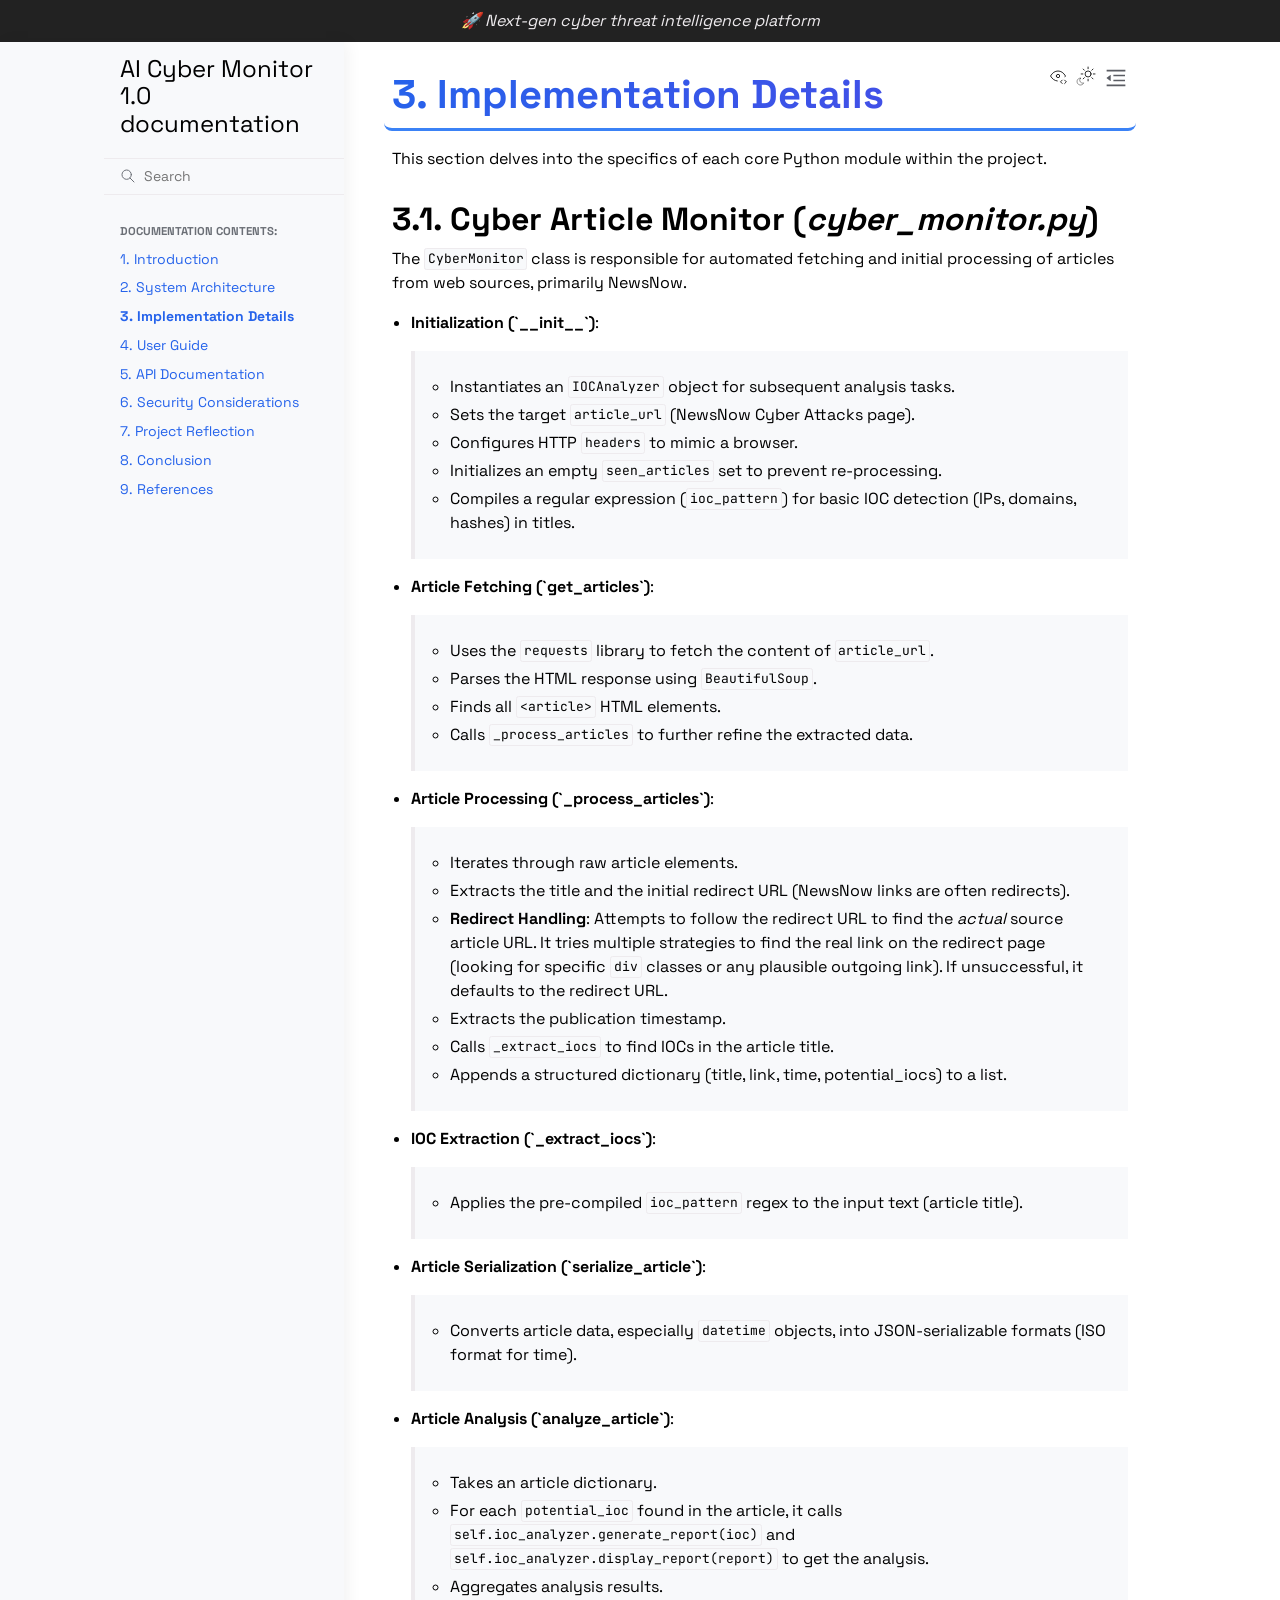
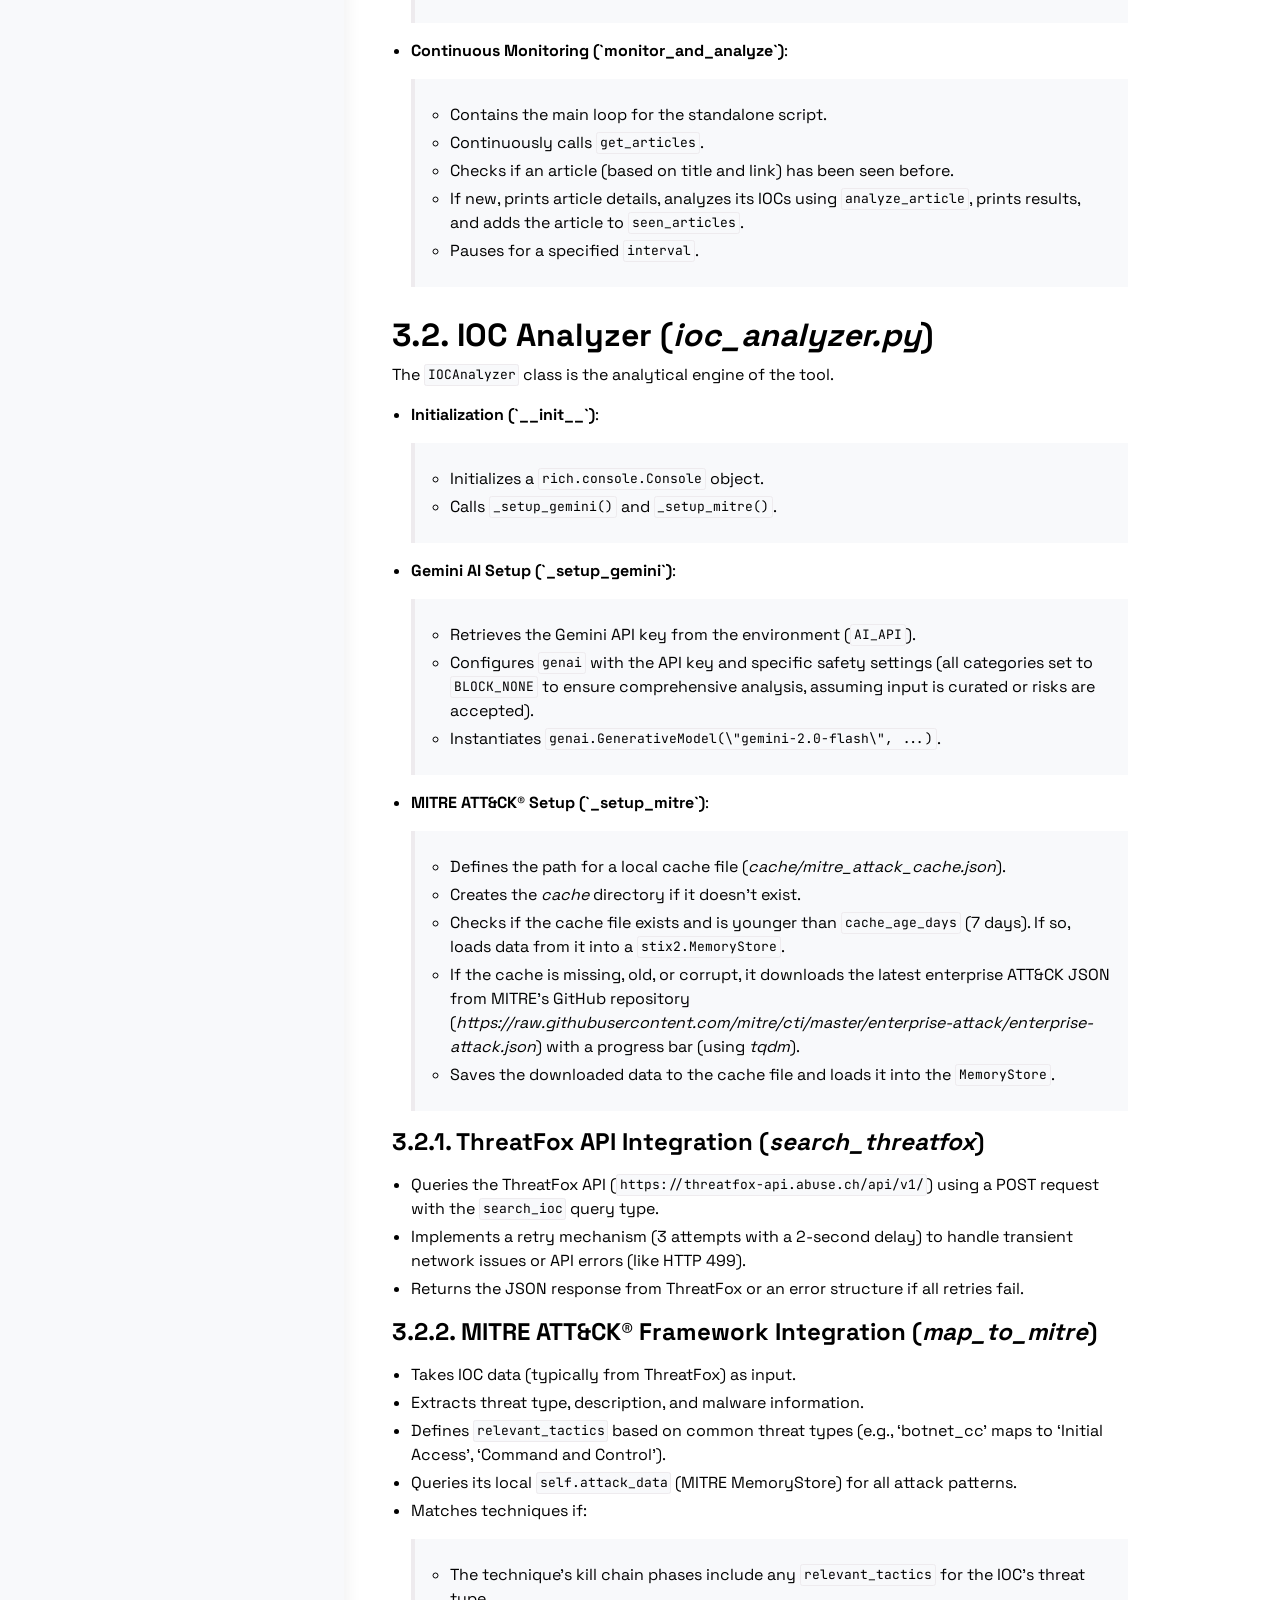
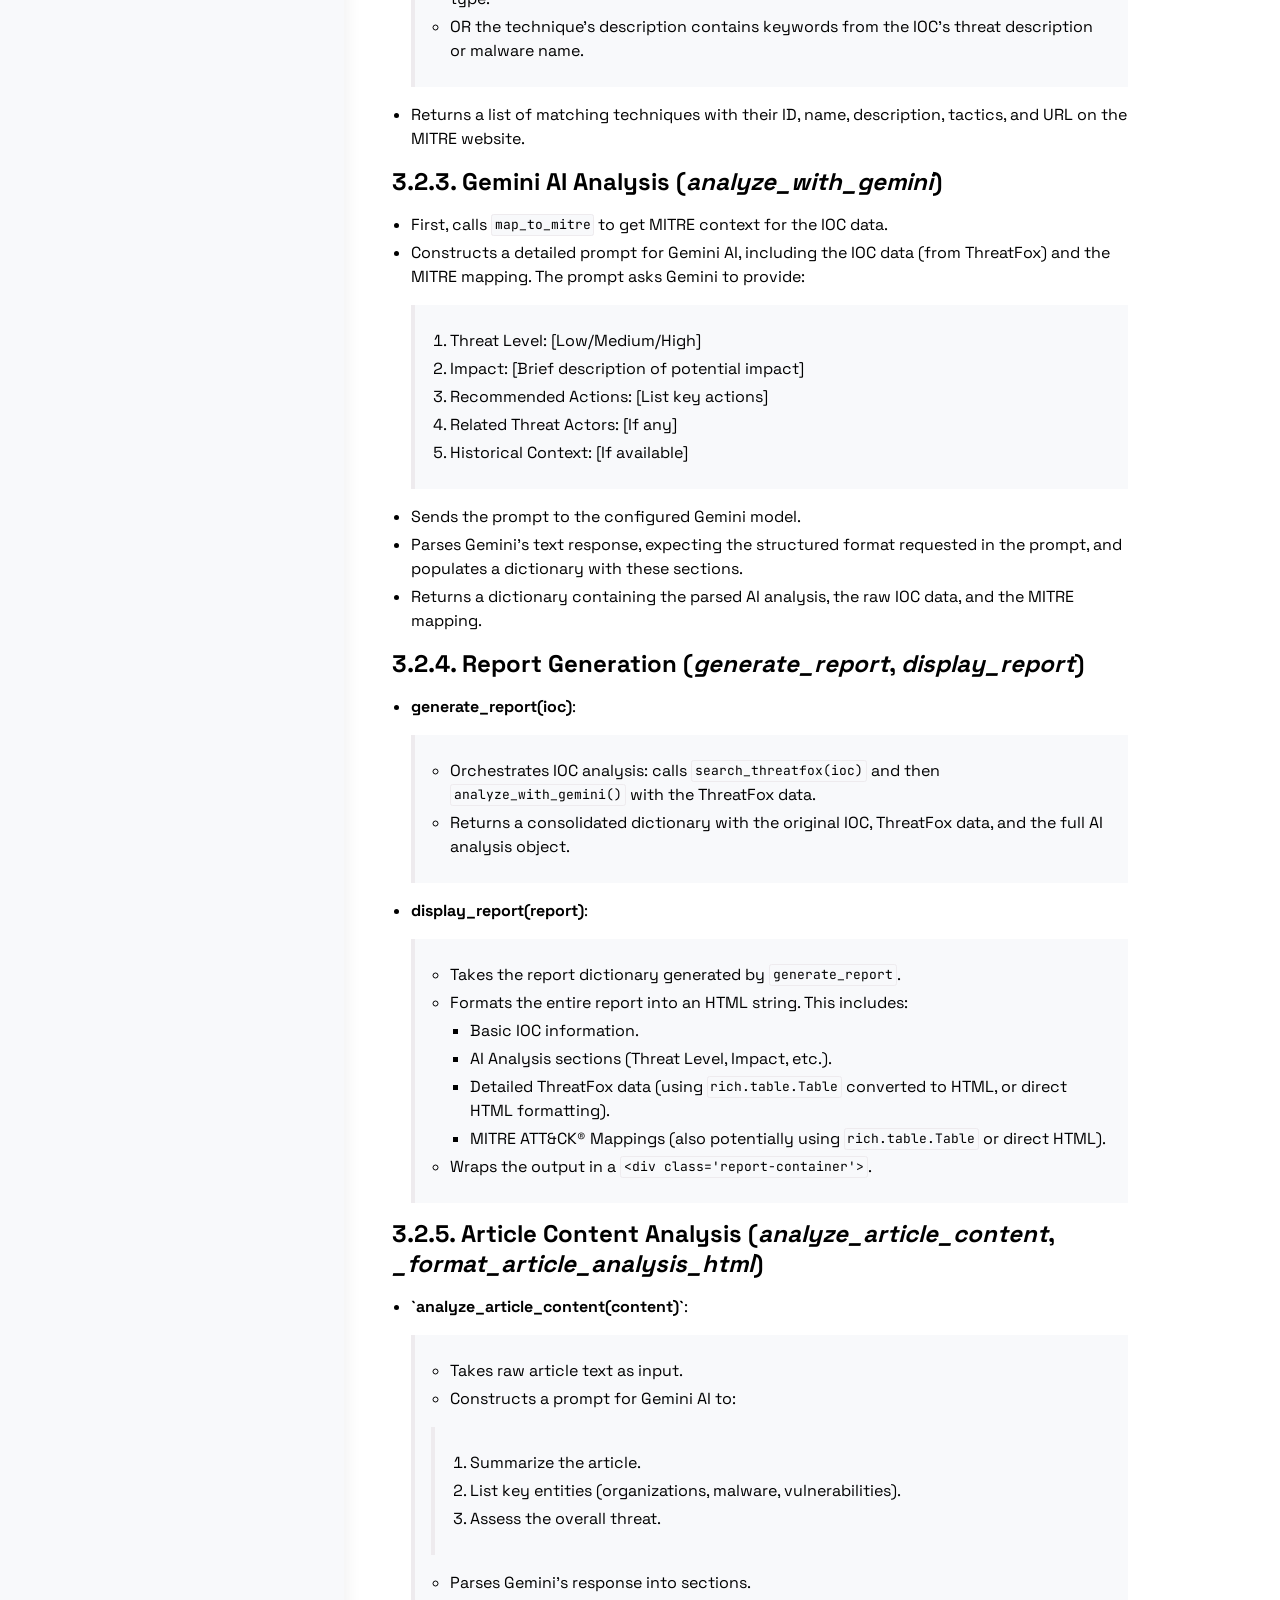
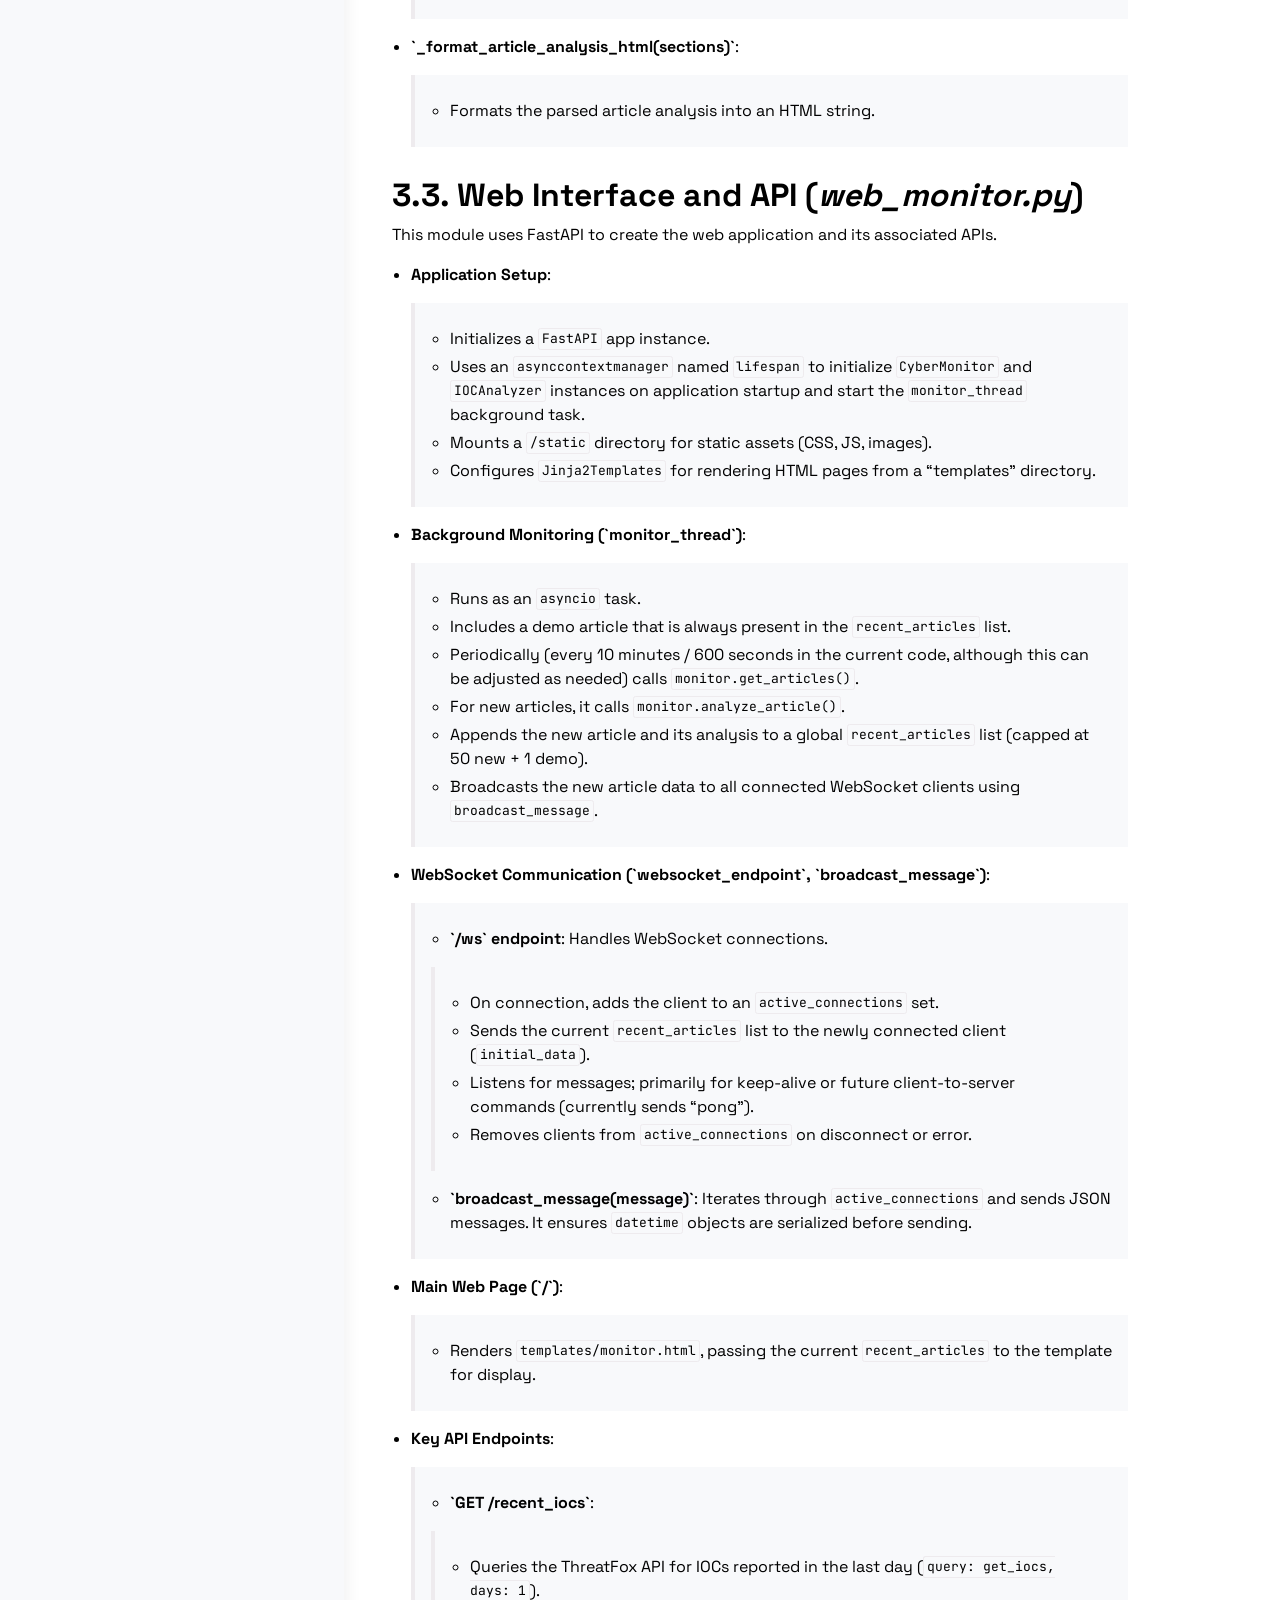
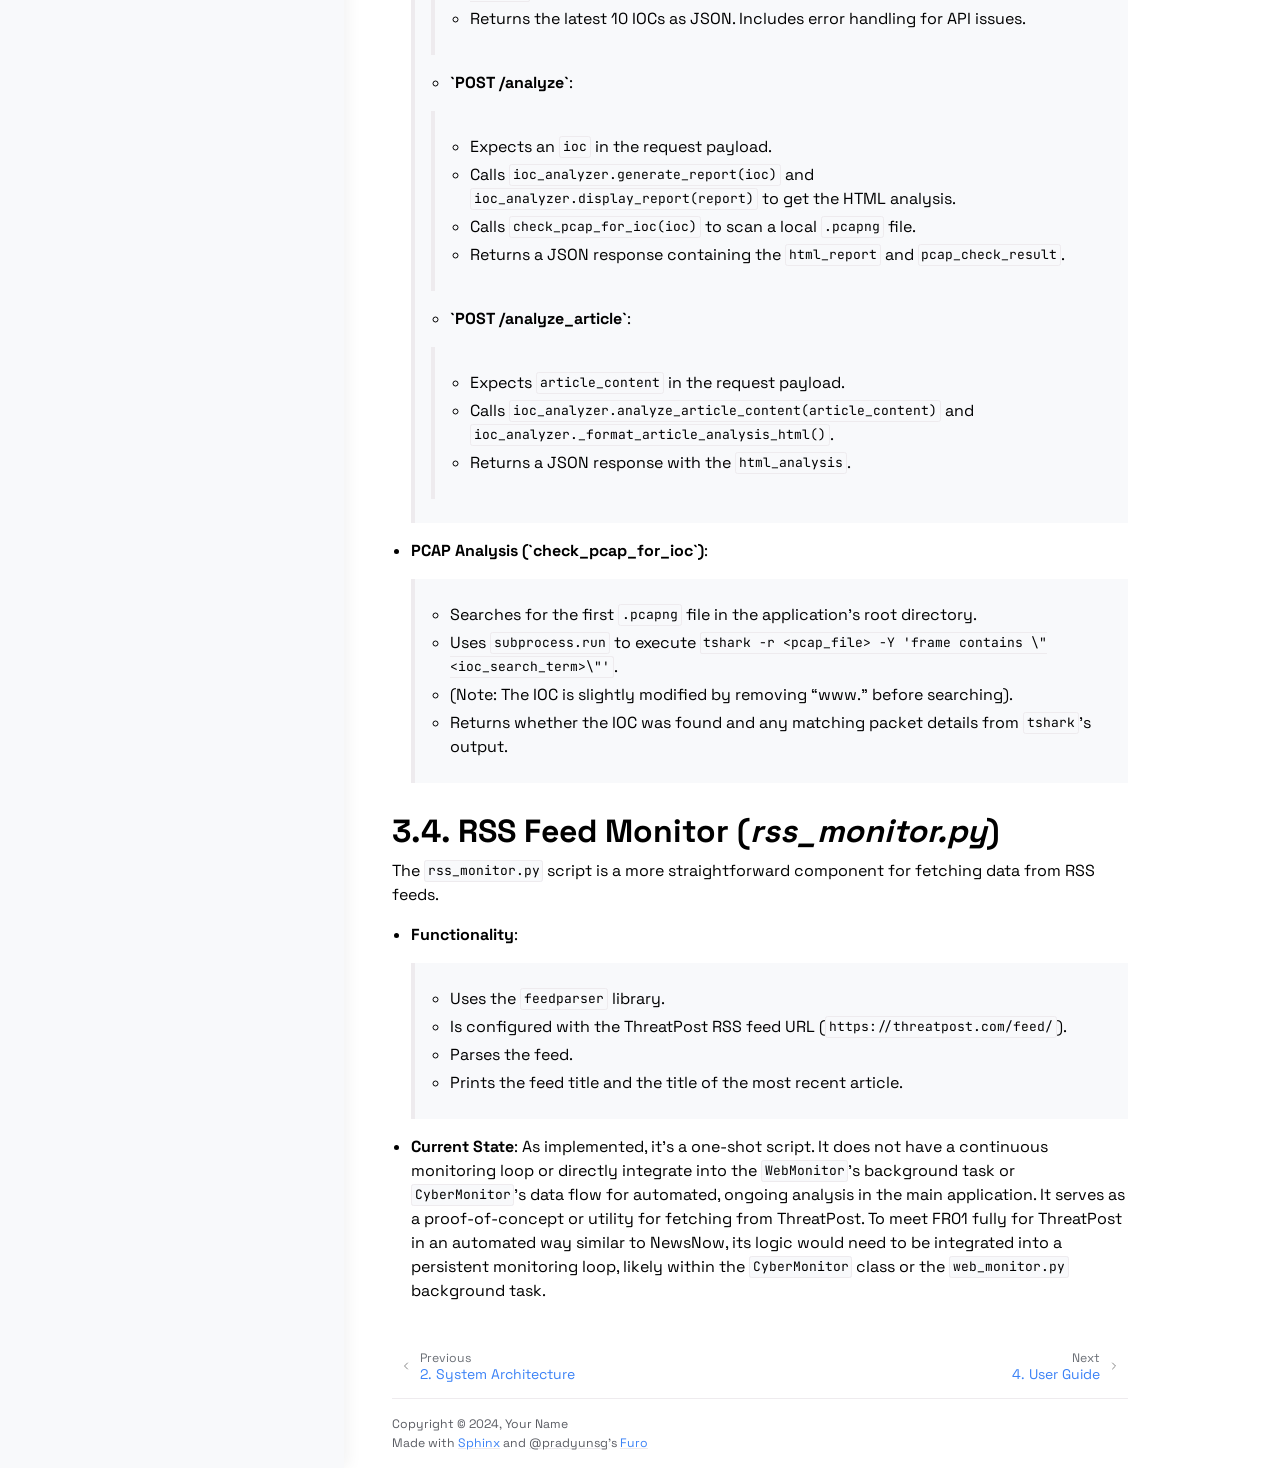
<file: Documentation/html/implementation.html>
<!doctype html>
<html class="no-js" lang="en" data-content_root="./">
  <head><meta charset="utf-8"/>
    <meta name="viewport" content="width=device-width,initial-scale=1"/>
    <meta name="color-scheme" content="light dark"><meta name="viewport" content="width=device-width, initial-scale=1" />
<link rel="index" title="Index" href="genindex.html" /><link rel="search" title="Search" href="search.html" /><link rel="next" title="4. User Guide" href="user-guide.html" /><link rel="prev" title="2. System Architecture" href="architecture.html" />

    <!-- Generated with Sphinx 8.2.3 and Furo 2024.08.06 -->
        <title>3. Implementation Details - AI Cyber Monitor 1.0 documentation</title>
      <link rel="stylesheet" type="text/css" href="_static/pygments.css?v=8f2a1f02" />
    <link rel="stylesheet" type="text/css" href="_static/styles/furo.css?v=354aac6f" />
    <link rel="stylesheet" type="text/css" href="_static/copybutton.css?v=76b2166b" />
    <link rel="stylesheet" type="text/css" href="_static/sphinx-design.min.css?v=95c83b7e" />
    <link rel="stylesheet" type="text/css" href="_static/styles/furo-extensions.css?v=302659d7" />
    <link rel="stylesheet" type="text/css" href="_static/css/modern.css?v=c84db6de" />
    <link rel="stylesheet" type="text/css" href="https://cdnjs.cloudflare.com/ajax/libs/font-awesome/6.4.0/css/all.min.css" />
    
    


<style>
  body {
    --color-code-background: #f8f8f8;
  --color-code-foreground: black;
  --color-brand-primary: #2563eb;
  --color-brand-secondary: #4f46e5;
  --color-brand-content: #3b82f6;
  --color-api-name: #4f46e5;
  --color-api-pre-name: #3b82f6;
  --color-link: #3b82f6;
  --font-stack: 'Space Grotesk', system-ui, -apple-system, Segoe UI, Roboto, sans-serif;
  --font-stack--monospace: 'JetBrains Mono', monospace;
  --sidebar-item-spacing-vertical: 0.4rem;
  --content-padding: 2rem;
  --gradient-primary: linear-gradient(135deg, #2563eb 0%, #4f46e5 100%);
  
  }
  @media not print {
    body[data-theme="dark"] {
      --color-code-background: #202020;
  --color-code-foreground: #d0d0d0;
  --color-brand-primary: #818cf8;
  --color-brand-secondary: #6366f1;
  --color-brand-content: #818cf8;
  --color-background-primary: #0f172a;
  --color-background-secondary: #1e293b;
  
    }
    @media (prefers-color-scheme: dark) {
      body:not([data-theme="light"]) {
        --color-code-background: #202020;
  --color-code-foreground: #d0d0d0;
  --color-brand-primary: #818cf8;
  --color-brand-secondary: #6366f1;
  --color-brand-content: #818cf8;
  --color-background-primary: #0f172a;
  --color-background-secondary: #1e293b;
  
      }
    }
  }
</style></head>
  <body>
    
    <script>
      document.body.dataset.theme = localStorage.getItem("theme") || "auto";
    </script>
    

<svg xmlns="http://www.w3.org/2000/svg" style="display: none;">
  <symbol id="svg-toc" viewBox="0 0 24 24">
    <title>Contents</title>
    <svg stroke="currentColor" fill="currentColor" stroke-width="0" viewBox="0 0 1024 1024">
      <path d="M408 442h480c4.4 0 8-3.6 8-8v-56c0-4.4-3.6-8-8-8H408c-4.4 0-8 3.6-8 8v56c0 4.4 3.6 8 8 8zm-8 204c0 4.4 3.6 8 8 8h480c4.4 0 8-3.6 8-8v-56c0-4.4-3.6-8-8-8H408c-4.4 0-8 3.6-8 8v56zm504-486H120c-4.4 0-8 3.6-8 8v56c0 4.4 3.6 8 8 8h784c4.4 0 8-3.6 8-8v-56c0-4.4-3.6-8-8-8zm0 632H120c-4.4 0-8 3.6-8 8v56c0 4.4 3.6 8 8 8h784c4.4 0 8-3.6 8-8v-56c0-4.4-3.6-8-8-8zM115.4 518.9L271.7 642c5.8 4.6 14.4.5 14.4-6.9V388.9c0-7.4-8.5-11.5-14.4-6.9L115.4 505.1a8.74 8.74 0 0 0 0 13.8z"/>
    </svg>
  </symbol>
  <symbol id="svg-menu" viewBox="0 0 24 24">
    <title>Menu</title>
    <svg xmlns="http://www.w3.org/2000/svg" viewBox="0 0 24 24" fill="none" stroke="currentColor"
      stroke-width="2" stroke-linecap="round" stroke-linejoin="round" class="feather-menu">
      <line x1="3" y1="12" x2="21" y2="12"></line>
      <line x1="3" y1="6" x2="21" y2="6"></line>
      <line x1="3" y1="18" x2="21" y2="18"></line>
    </svg>
  </symbol>
  <symbol id="svg-arrow-right" viewBox="0 0 24 24">
    <title>Expand</title>
    <svg xmlns="http://www.w3.org/2000/svg" viewBox="0 0 24 24" fill="none" stroke="currentColor"
      stroke-width="2" stroke-linecap="round" stroke-linejoin="round" class="feather-chevron-right">
      <polyline points="9 18 15 12 9 6"></polyline>
    </svg>
  </symbol>
  <symbol id="svg-sun" viewBox="0 0 24 24">
    <title>Light mode</title>
    <svg xmlns="http://www.w3.org/2000/svg" viewBox="0 0 24 24" fill="none" stroke="currentColor"
      stroke-width="1" stroke-linecap="round" stroke-linejoin="round" class="feather-sun">
      <circle cx="12" cy="12" r="5"></circle>
      <line x1="12" y1="1" x2="12" y2="3"></line>
      <line x1="12" y1="21" x2="12" y2="23"></line>
      <line x1="4.22" y1="4.22" x2="5.64" y2="5.64"></line>
      <line x1="18.36" y1="18.36" x2="19.78" y2="19.78"></line>
      <line x1="1" y1="12" x2="3" y2="12"></line>
      <line x1="21" y1="12" x2="23" y2="12"></line>
      <line x1="4.22" y1="19.78" x2="5.64" y2="18.36"></line>
      <line x1="18.36" y1="5.64" x2="19.78" y2="4.22"></line>
    </svg>
  </symbol>
  <symbol id="svg-moon" viewBox="0 0 24 24">
    <title>Dark mode</title>
    <svg xmlns="http://www.w3.org/2000/svg" viewBox="0 0 24 24" fill="none" stroke="currentColor"
      stroke-width="1" stroke-linecap="round" stroke-linejoin="round" class="icon-tabler-moon">
      <path stroke="none" d="M0 0h24v24H0z" fill="none" />
      <path d="M12 3c.132 0 .263 0 .393 0a7.5 7.5 0 0 0 7.92 12.446a9 9 0 1 1 -8.313 -12.454z" />
    </svg>
  </symbol>
  <symbol id="svg-sun-with-moon" viewBox="0 0 24 24">
    <title>Auto light/dark, in light mode</title>
    <svg xmlns="http://www.w3.org/2000/svg" viewBox="0 0 24 24" fill="none" stroke="currentColor"
      stroke-width="1" stroke-linecap="round" stroke-linejoin="round"
      class="icon-custom-derived-from-feather-sun-and-tabler-moon">
      <path style="opacity: 50%" d="M 5.411 14.504 C 5.471 14.504 5.532 14.504 5.591 14.504 C 3.639 16.319 4.383 19.569 6.931 20.352 C 7.693 20.586 8.512 20.551 9.25 20.252 C 8.023 23.207 4.056 23.725 2.11 21.184 C 0.166 18.642 1.702 14.949 4.874 14.536 C 5.051 14.512 5.231 14.5 5.411 14.5 L 5.411 14.504 Z"/>
      <line x1="14.5" y1="3.25" x2="14.5" y2="1.25"/>
      <line x1="14.5" y1="15.85" x2="14.5" y2="17.85"/>
      <line x1="10.044" y1="5.094" x2="8.63" y2="3.68"/>
      <line x1="19" y1="14.05" x2="20.414" y2="15.464"/>
      <line x1="8.2" y1="9.55" x2="6.2" y2="9.55"/>
      <line x1="20.8" y1="9.55" x2="22.8" y2="9.55"/>
      <line x1="10.044" y1="14.006" x2="8.63" y2="15.42"/>
      <line x1="19" y1="5.05" x2="20.414" y2="3.636"/>
      <circle cx="14.5" cy="9.55" r="3.6"/>
    </svg>
  </symbol>
  <symbol id="svg-moon-with-sun" viewBox="0 0 24 24">
    <title>Auto light/dark, in dark mode</title>
    <svg xmlns="http://www.w3.org/2000/svg" viewBox="0 0 24 24" fill="none" stroke="currentColor"
      stroke-width="1" stroke-linecap="round" stroke-linejoin="round"
      class="icon-custom-derived-from-feather-sun-and-tabler-moon">
      <path d="M 8.282 7.007 C 8.385 7.007 8.494 7.007 8.595 7.007 C 5.18 10.184 6.481 15.869 10.942 17.24 C 12.275 17.648 13.706 17.589 15 17.066 C 12.851 22.236 5.91 23.143 2.505 18.696 C -0.897 14.249 1.791 7.786 7.342 7.063 C 7.652 7.021 7.965 7 8.282 7 L 8.282 7.007 Z"/>
      <line style="opacity: 50%" x1="18" y1="3.705" x2="18" y2="2.5"/>
      <line style="opacity: 50%" x1="18" y1="11.295" x2="18" y2="12.5"/>
      <line style="opacity: 50%" x1="15.316" y1="4.816" x2="14.464" y2="3.964"/>
      <line style="opacity: 50%" x1="20.711" y1="10.212" x2="21.563" y2="11.063"/>
      <line style="opacity: 50%" x1="14.205" y1="7.5" x2="13.001" y2="7.5"/>
      <line style="opacity: 50%" x1="21.795" y1="7.5" x2="23" y2="7.5"/>
      <line style="opacity: 50%" x1="15.316" y1="10.184" x2="14.464" y2="11.036"/>
      <line style="opacity: 50%" x1="20.711" y1="4.789" x2="21.563" y2="3.937"/>
      <circle style="opacity: 50%" cx="18" cy="7.5" r="2.169"/>
    </svg>
  </symbol>
  <symbol id="svg-pencil" viewBox="0 0 24 24">
    <svg xmlns="http://www.w3.org/2000/svg" viewBox="0 0 24 24" fill="none" stroke="currentColor"
      stroke-width="1" stroke-linecap="round" stroke-linejoin="round" class="icon-tabler-pencil-code">
      <path d="M4 20h4l10.5 -10.5a2.828 2.828 0 1 0 -4 -4l-10.5 10.5v4" />
      <path d="M13.5 6.5l4 4" />
      <path d="M20 21l2 -2l-2 -2" />
      <path d="M17 17l-2 2l2 2" />
    </svg>
  </symbol>
  <symbol id="svg-eye" viewBox="0 0 24 24">
    <svg xmlns="http://www.w3.org/2000/svg" viewBox="0 0 24 24" fill="none" stroke="currentColor"
      stroke-width="1" stroke-linecap="round" stroke-linejoin="round" class="icon-tabler-eye-code">
      <path stroke="none" d="M0 0h24v24H0z" fill="none" />
      <path d="M10 12a2 2 0 1 0 4 0a2 2 0 0 0 -4 0" />
      <path
        d="M11.11 17.958c-3.209 -.307 -5.91 -2.293 -8.11 -5.958c2.4 -4 5.4 -6 9 -6c3.6 0 6.6 2 9 6c-.21 .352 -.427 .688 -.647 1.008" />
      <path d="M20 21l2 -2l-2 -2" />
      <path d="M17 17l-2 2l2 2" />
    </svg>
  </symbol>
</svg>

<input type="checkbox" class="sidebar-toggle" name="__navigation" id="__navigation">
<input type="checkbox" class="sidebar-toggle" name="__toc" id="__toc">
<label class="overlay sidebar-overlay" for="__navigation">
  <div class="visually-hidden">Hide navigation sidebar</div>
</label>
<label class="overlay toc-overlay" for="__toc">
  <div class="visually-hidden">Hide table of contents sidebar</div>
</label>

<a class="skip-to-content muted-link" href="#furo-main-content">Skip to content</a>

<div class="announcement">
  <aside class="announcement-content">
     <em>🚀 Next-gen cyber threat intelligence platform</em> 
  </aside>
</div>

<div class="page">
  <header class="mobile-header">
    <div class="header-left">
      <label class="nav-overlay-icon" for="__navigation">
        <div class="visually-hidden">Toggle site navigation sidebar</div>
        <i class="icon"><svg><use href="#svg-menu"></use></svg></i>
      </label>
    </div>
    <div class="header-center">
      <a href="index.html"><div class="brand">AI Cyber Monitor 1.0 documentation</div></a>
    </div>
    <div class="header-right">
      <div class="theme-toggle-container theme-toggle-header">
        <button class="theme-toggle">
          <div class="visually-hidden">Toggle Light / Dark / Auto color theme</div>
          <svg class="theme-icon-when-auto-light"><use href="#svg-sun-with-moon"></use></svg>
          <svg class="theme-icon-when-auto-dark"><use href="#svg-moon-with-sun"></use></svg>
          <svg class="theme-icon-when-dark"><use href="#svg-moon"></use></svg>
          <svg class="theme-icon-when-light"><use href="#svg-sun"></use></svg>
        </button>
      </div>
      <label class="toc-overlay-icon toc-header-icon" for="__toc">
        <div class="visually-hidden">Toggle table of contents sidebar</div>
        <i class="icon"><svg><use href="#svg-toc"></use></svg></i>
      </label>
    </div>
  </header>
  <aside class="sidebar-drawer">
    <div class="sidebar-container">
      
      <div class="sidebar-sticky"><a class="sidebar-brand" href="index.html">
  
  
  <span class="sidebar-brand-text">AI Cyber Monitor 1.0 documentation</span>
  
</a><form class="sidebar-search-container" method="get" action="search.html" role="search">
  <input class="sidebar-search" placeholder="Search" name="q" aria-label="Search">
  <input type="hidden" name="check_keywords" value="yes">
  <input type="hidden" name="area" value="default">
</form>
<div id="searchbox"></div><div class="sidebar-scroll"><div class="sidebar-tree">
  <p class="caption" role="heading"><span class="caption-text">Documentation Contents:</span></p>
<ul class="current">
<li class="toctree-l1"><a class="reference internal" href="introduction.html">1. Introduction</a></li>
<li class="toctree-l1"><a class="reference internal" href="architecture.html">2. System Architecture</a></li>
<li class="toctree-l1 current current-page"><a class="current reference internal" href="#">3. Implementation Details</a></li>
<li class="toctree-l1"><a class="reference internal" href="user-guide.html">4. User Guide</a></li>
<li class="toctree-l1"><a class="reference internal" href="api.html">5. API Documentation</a></li>
<li class="toctree-l1"><a class="reference internal" href="security.html">6. Security Considerations</a></li>
<li class="toctree-l1"><a class="reference internal" href="reflection.html">7. Project Reflection</a></li>
<li class="toctree-l1"><a class="reference internal" href="conclusion.html">8. Conclusion</a></li>
<li class="toctree-l1"><a class="reference internal" href="references.html">9. References</a></li>
</ul>

</div>
</div>

      </div>
      
    </div>
  </aside>
  <div class="main">
    <div class="content">
      <div class="article-container">
        <a href="#" class="back-to-top muted-link">
          <svg xmlns="http://www.w3.org/2000/svg" viewBox="0 0 24 24">
            <path d="M13 20h-2V8l-5.5 5.5-1.42-1.42L12 4.16l7.92 7.92-1.42 1.42L13 8v12z"></path>
          </svg>
          <span>Back to top</span>
        </a>
        <div class="content-icon-container">
          <div class="view-this-page">
  <a class="muted-link" href="_sources/implementation.rst.txt" title="View this page">
    <svg><use href="#svg-eye"></use></svg>
    <span class="visually-hidden">View this page</span>
  </a>
</div>
<div class="theme-toggle-container theme-toggle-content">
            <button class="theme-toggle">
              <div class="visually-hidden">Toggle Light / Dark / Auto color theme</div>
              <svg class="theme-icon-when-auto-light"><use href="#svg-sun-with-moon"></use></svg>
              <svg class="theme-icon-when-auto-dark"><use href="#svg-moon-with-sun"></use></svg>
              <svg class="theme-icon-when-dark"><use href="#svg-moon"></use></svg>
              <svg class="theme-icon-when-light"><use href="#svg-sun"></use></svg>
            </button>
          </div>
          <label class="toc-overlay-icon toc-content-icon" for="__toc">
            <div class="visually-hidden">Toggle table of contents sidebar</div>
            <i class="icon"><svg><use href="#svg-toc"></use></svg></i>
          </label>
        </div>
        <article role="main" id="furo-main-content">
          <section id="implementation-details">
<span id="id1"></span><h1><span class="section-number">3. </span>Implementation Details<a class="headerlink" href="#implementation-details" title="Link to this heading">¶</a></h1>
<p>This section delves into the specifics of each core Python module within the project.</p>
<section id="cyber-article-monitor-cyber-monitor-py">
<span id="impl-cyber-monitor"></span><h2><span class="section-number">3.1. </span>Cyber Article Monitor (<cite>cyber_monitor.py</cite>)<a class="headerlink" href="#cyber-article-monitor-cyber-monitor-py" title="Link to this heading">¶</a></h2>
<p>The <code class="docutils literal notranslate"><span class="pre">CyberMonitor</span></code> class is responsible for automated fetching and initial processing of articles from web sources, primarily NewsNow.</p>
<ul>
<li><p><strong>Initialization (`__init__`)</strong>:</p>
<blockquote>
<div><ul class="simple">
<li><p>Instantiates an <code class="docutils literal notranslate"><span class="pre">IOCAnalyzer</span></code> object for subsequent analysis tasks.</p></li>
<li><p>Sets the target <code class="docutils literal notranslate"><span class="pre">article_url</span></code> (NewsNow Cyber Attacks page).</p></li>
<li><p>Configures HTTP <code class="docutils literal notranslate"><span class="pre">headers</span></code> to mimic a browser.</p></li>
<li><p>Initializes an empty <code class="docutils literal notranslate"><span class="pre">seen_articles</span></code> set to prevent re-processing.</p></li>
<li><p>Compiles a regular expression (<code class="docutils literal notranslate"><span class="pre">ioc_pattern</span></code>) for basic IOC detection (IPs, domains, hashes) in titles.</p></li>
</ul>
</div></blockquote>
</li>
<li><p><strong>Article Fetching (`get_articles`)</strong>:</p>
<blockquote>
<div><ul class="simple">
<li><p>Uses the <code class="docutils literal notranslate"><span class="pre">requests</span></code> library to fetch the content of <code class="docutils literal notranslate"><span class="pre">article_url</span></code>.</p></li>
<li><p>Parses the HTML response using <code class="docutils literal notranslate"><span class="pre">BeautifulSoup</span></code>.</p></li>
<li><p>Finds all <code class="docutils literal notranslate"><span class="pre">&lt;article&gt;</span></code> HTML elements.</p></li>
<li><p>Calls <code class="docutils literal notranslate"><span class="pre">_process_articles</span></code> to further refine the extracted data.</p></li>
</ul>
</div></blockquote>
</li>
<li><p><strong>Article Processing (`_process_articles`)</strong>:</p>
<blockquote>
<div><ul class="simple">
<li><p>Iterates through raw article elements.</p></li>
<li><p>Extracts the title and the initial redirect URL (NewsNow links are often redirects).</p></li>
<li><p><strong>Redirect Handling</strong>: Attempts to follow the redirect URL to find the <em>actual</em> source article URL. It tries multiple strategies to find the real link on the redirect page (looking for specific <code class="docutils literal notranslate"><span class="pre">div</span></code> classes or any plausible outgoing link). If unsuccessful, it defaults to the redirect URL.</p></li>
<li><p>Extracts the publication timestamp.</p></li>
<li><p>Calls <code class="docutils literal notranslate"><span class="pre">_extract_iocs</span></code> to find IOCs in the article title.</p></li>
<li><p>Appends a structured dictionary (title, link, time, potential_iocs) to a list.</p></li>
</ul>
</div></blockquote>
</li>
<li><p><strong>IOC Extraction (`_extract_iocs`)</strong>:</p>
<blockquote>
<div><ul class="simple">
<li><p>Applies the pre-compiled <code class="docutils literal notranslate"><span class="pre">ioc_pattern</span></code> regex to the input text (article title).</p></li>
</ul>
</div></blockquote>
</li>
<li><p><strong>Article Serialization (`serialize_article`)</strong>:</p>
<blockquote>
<div><ul class="simple">
<li><p>Converts article data, especially <code class="docutils literal notranslate"><span class="pre">datetime</span></code> objects, into JSON-serializable formats (ISO format for time).</p></li>
</ul>
</div></blockquote>
</li>
<li><p><strong>Article Analysis (`analyze_article`)</strong>:</p>
<blockquote>
<div><ul class="simple">
<li><p>Takes an article dictionary.</p></li>
<li><p>For each <code class="docutils literal notranslate"><span class="pre">potential_ioc</span></code> found in the article, it calls <code class="docutils literal notranslate"><span class="pre">self.ioc_analyzer.generate_report(ioc)</span></code> and <code class="docutils literal notranslate"><span class="pre">self.ioc_analyzer.display_report(report)</span></code> to get the analysis.</p></li>
<li><p>Aggregates analysis results.</p></li>
</ul>
</div></blockquote>
</li>
<li><p><strong>Continuous Monitoring (`monitor_and_analyze`)</strong>:</p>
<blockquote>
<div><ul class="simple">
<li><p>Contains the main loop for the standalone script.</p></li>
<li><p>Continuously calls <code class="docutils literal notranslate"><span class="pre">get_articles</span></code>.</p></li>
<li><p>Checks if an article (based on title and link) has been seen before.</p></li>
<li><p>If new, prints article details, analyzes its IOCs using <code class="docutils literal notranslate"><span class="pre">analyze_article</span></code>, prints results, and adds the article to <code class="docutils literal notranslate"><span class="pre">seen_articles</span></code>.</p></li>
<li><p>Pauses for a specified <code class="docutils literal notranslate"><span class="pre">interval</span></code>.</p></li>
</ul>
</div></blockquote>
</li>
</ul>
</section>
<section id="ioc-analyzer-ioc-analyzer-py">
<span id="impl-ioc-analyzer"></span><h2><span class="section-number">3.2. </span>IOC Analyzer (<cite>ioc_analyzer.py</cite>)<a class="headerlink" href="#ioc-analyzer-ioc-analyzer-py" title="Link to this heading">¶</a></h2>
<p>The <code class="docutils literal notranslate"><span class="pre">IOCAnalyzer</span></code> class is the analytical engine of the tool.</p>
<ul>
<li><p><strong>Initialization (`__init__`)</strong>:</p>
<blockquote>
<div><ul class="simple">
<li><p>Initializes a <code class="docutils literal notranslate"><span class="pre">rich.console.Console</span></code> object.</p></li>
<li><p>Calls <code class="docutils literal notranslate"><span class="pre">_setup_gemini()</span></code> and <code class="docutils literal notranslate"><span class="pre">_setup_mitre()</span></code>.</p></li>
</ul>
</div></blockquote>
</li>
<li><p><strong>Gemini AI Setup (`_setup_gemini`)</strong>:</p>
<blockquote>
<div><ul class="simple">
<li><p>Retrieves the Gemini API key from the environment (<code class="docutils literal notranslate"><span class="pre">AI_API</span></code>).</p></li>
<li><p>Configures <code class="docutils literal notranslate"><span class="pre">genai</span></code> with the API key and specific safety settings (all categories set to <code class="docutils literal notranslate"><span class="pre">BLOCK_NONE</span></code> to ensure comprehensive analysis, assuming input is curated or risks are accepted).</p></li>
<li><p>Instantiates <code class="docutils literal notranslate"><span class="pre">genai.GenerativeModel(\&quot;gemini-2.0-flash\&quot;,</span> <span class="pre">...)</span></code>.</p></li>
</ul>
</div></blockquote>
</li>
<li><p><strong>MITRE ATT&amp;CK® Setup (`_setup_mitre`)</strong>:</p>
<blockquote>
<div><ul class="simple">
<li><p>Defines the path for a local cache file (<cite>cache/mitre_attack_cache.json</cite>).</p></li>
<li><p>Creates the <cite>cache</cite> directory if it doesn’t exist.</p></li>
<li><p>Checks if the cache file exists and is younger than <code class="docutils literal notranslate"><span class="pre">cache_age_days</span></code> (7 days). If so, loads data from it into a <code class="docutils literal notranslate"><span class="pre">stix2.MemoryStore</span></code>.</p></li>
<li><p>If the cache is missing, old, or corrupt, it downloads the latest enterprise ATT&amp;CK JSON from MITRE’s GitHub repository (<cite>https://raw.githubusercontent.com/mitre/cti/master/enterprise-attack/enterprise-attack.json</cite>) with a progress bar (using <cite>tqdm</cite>).</p></li>
<li><p>Saves the downloaded data to the cache file and loads it into the <code class="docutils literal notranslate"><span class="pre">MemoryStore</span></code>.</p></li>
</ul>
</div></blockquote>
</li>
</ul>
<section id="threatfox-api-integration-search-threatfox">
<span id="impl-ioc-analyzer-threatfox"></span><h3><span class="section-number">3.2.1. </span>ThreatFox API Integration (<cite>search_threatfox</cite>)<a class="headerlink" href="#threatfox-api-integration-search-threatfox" title="Link to this heading">¶</a></h3>
<ul class="simple">
<li><p>Queries the ThreatFox API (<code class="docutils literal notranslate"><span class="pre">https://threatfox-api.abuse.ch/api/v1/</span></code>) using a POST request with the <code class="docutils literal notranslate"><span class="pre">search_ioc</span></code> query type.</p></li>
<li><p>Implements a retry mechanism (3 attempts with a 2-second delay) to handle transient network issues or API errors (like HTTP 499).</p></li>
<li><p>Returns the JSON response from ThreatFox or an error structure if all retries fail.</p></li>
</ul>
</section>
<section id="mitre-att-ck-framework-integration-map-to-mitre">
<span id="impl-ioc-analyzer-mitre"></span><h3><span class="section-number">3.2.2. </span>MITRE ATT&amp;CK® Framework Integration (<cite>map_to_mitre</cite>)<a class="headerlink" href="#mitre-att-ck-framework-integration-map-to-mitre" title="Link to this heading">¶</a></h3>
<ul>
<li><p>Takes IOC data (typically from ThreatFox) as input.</p></li>
<li><p>Extracts threat type, description, and malware information.</p></li>
<li><p>Defines <code class="docutils literal notranslate"><span class="pre">relevant_tactics</span></code> based on common threat types (e.g., ‘botnet_cc’ maps to ‘Initial Access’, ‘Command and Control’).</p></li>
<li><p>Queries its local <code class="docutils literal notranslate"><span class="pre">self.attack_data</span></code> (MITRE MemoryStore) for all attack patterns.</p></li>
<li><p>Matches techniques if:</p>
<blockquote>
<div><ul class="simple">
<li><p>The technique’s kill chain phases include any <code class="docutils literal notranslate"><span class="pre">relevant_tactics</span></code> for the IOC’s threat type.</p></li>
<li><p>OR the technique’s description contains keywords from the IOC’s threat description or malware name.</p></li>
</ul>
</div></blockquote>
</li>
<li><p>Returns a list of matching techniques with their ID, name, description, tactics, and URL on the MITRE website.</p></li>
</ul>
</section>
<section id="gemini-ai-analysis-analyze-with-gemini">
<span id="impl-ioc-analyzer-gemini"></span><h3><span class="section-number">3.2.3. </span>Gemini AI Analysis (<cite>analyze_with_gemini</cite>)<a class="headerlink" href="#gemini-ai-analysis-analyze-with-gemini" title="Link to this heading">¶</a></h3>
<ul>
<li><p>First, calls <code class="docutils literal notranslate"><span class="pre">map_to_mitre</span></code> to get MITRE context for the IOC data.</p></li>
<li><p>Constructs a detailed prompt for Gemini AI, including the IOC data (from ThreatFox) and the MITRE mapping. The prompt asks Gemini to provide:</p>
<blockquote>
<div><ol class="arabic simple">
<li><p>Threat Level: [Low/Medium/High]</p></li>
<li><p>Impact: [Brief description of potential impact]</p></li>
<li><p>Recommended Actions: [List key actions]</p></li>
<li><p>Related Threat Actors: [If any]</p></li>
<li><p>Historical Context: [If available]</p></li>
</ol>
</div></blockquote>
</li>
<li><p>Sends the prompt to the configured Gemini model.</p></li>
<li><p>Parses Gemini’s text response, expecting the structured format requested in the prompt, and populates a dictionary with these sections.</p></li>
<li><p>Returns a dictionary containing the parsed AI analysis, the raw IOC data, and the MITRE mapping.</p></li>
</ul>
</section>
<section id="report-generation-generate-report-display-report">
<span id="impl-ioc-analyzer-report-gen"></span><h3><span class="section-number">3.2.4. </span>Report Generation (<cite>generate_report</cite>, <cite>display_report</cite>)<a class="headerlink" href="#report-generation-generate-report-display-report" title="Link to this heading">¶</a></h3>
<ul>
<li><p><strong>generate_report(ioc)</strong>:</p>
<blockquote>
<div><ul class="simple">
<li><p>Orchestrates IOC analysis: calls <code class="docutils literal notranslate"><span class="pre">search_threatfox(ioc)</span></code> and then <code class="docutils literal notranslate"><span class="pre">analyze_with_gemini()</span></code> with the ThreatFox data.</p></li>
<li><p>Returns a consolidated dictionary with the original IOC, ThreatFox data, and the full AI analysis object.</p></li>
</ul>
</div></blockquote>
</li>
<li><p><strong>display_report(report)</strong>:</p>
<blockquote>
<div><ul class="simple">
<li><p>Takes the report dictionary generated by <code class="docutils literal notranslate"><span class="pre">generate_report</span></code>.</p></li>
<li><p>Formats the entire report into an HTML string. This includes:</p>
<ul>
<li><p>Basic IOC information.</p></li>
<li><p>AI Analysis sections (Threat Level, Impact, etc.).</p></li>
<li><p>Detailed ThreatFox data (using <code class="docutils literal notranslate"><span class="pre">rich.table.Table</span></code> converted to HTML, or direct HTML formatting).</p></li>
<li><p>MITRE ATT&amp;CK® Mappings (also potentially using <code class="docutils literal notranslate"><span class="pre">rich.table.Table</span></code> or direct HTML).</p></li>
</ul>
</li>
<li><p>Wraps the output in a <code class="docutils literal notranslate"><span class="pre">&lt;div</span> <span class="pre">class='report-container'&gt;</span></code>.</p></li>
</ul>
</div></blockquote>
</li>
</ul>
</section>
<section id="article-content-analysis-analyze-article-content-format-article-analysis-html">
<span id="impl-ioc-analyzer-article-analysis"></span><h3><span class="section-number">3.2.5. </span>Article Content Analysis (<cite>analyze_article_content</cite>, <cite>_format_article_analysis_html</cite>)<a class="headerlink" href="#article-content-analysis-analyze-article-content-format-article-analysis-html" title="Link to this heading">¶</a></h3>
<ul>
<li><p><strong>`analyze_article_content(content)`</strong>:</p>
<blockquote>
<div><ul class="simple">
<li><p>Takes raw article text as input.</p></li>
<li><p>Constructs a prompt for Gemini AI to:</p></li>
</ul>
<blockquote>
<div><ol class="arabic simple">
<li><p>Summarize the article.</p></li>
<li><p>List key entities (organizations, malware, vulnerabilities).</p></li>
<li><p>Assess the overall threat.</p></li>
</ol>
</div></blockquote>
<ul class="simple">
<li><p>Parses Gemini’s response into sections.</p></li>
</ul>
</div></blockquote>
</li>
<li><p><strong>`_format_article_analysis_html(sections)`</strong>:</p>
<blockquote>
<div><ul class="simple">
<li><p>Formats the parsed article analysis into an HTML string.</p></li>
</ul>
</div></blockquote>
</li>
</ul>
</section>
</section>
<section id="web-interface-and-api-web-monitor-py">
<span id="impl-web-monitor"></span><h2><span class="section-number">3.3. </span>Web Interface and API (<cite>web_monitor.py</cite>)<a class="headerlink" href="#web-interface-and-api-web-monitor-py" title="Link to this heading">¶</a></h2>
<p>This module uses FastAPI to create the web application and its associated APIs.</p>
<ul>
<li><p><strong>Application Setup</strong>:</p>
<blockquote>
<div><ul class="simple">
<li><p>Initializes a <code class="docutils literal notranslate"><span class="pre">FastAPI</span></code> app instance.</p></li>
<li><p>Uses an <code class="docutils literal notranslate"><span class="pre">asynccontextmanager</span></code> named <code class="docutils literal notranslate"><span class="pre">lifespan</span></code> to initialize <code class="docutils literal notranslate"><span class="pre">CyberMonitor</span></code> and <code class="docutils literal notranslate"><span class="pre">IOCAnalyzer</span></code> instances on application startup and start the <code class="docutils literal notranslate"><span class="pre">monitor_thread</span></code> background task.</p></li>
<li><p>Mounts a <code class="docutils literal notranslate"><span class="pre">/static</span></code> directory for static assets (CSS, JS, images).</p></li>
<li><p>Configures <code class="docutils literal notranslate"><span class="pre">Jinja2Templates</span></code> for rendering HTML pages from a “templates” directory.</p></li>
</ul>
</div></blockquote>
</li>
<li><p><strong>Background Monitoring (`monitor_thread`)</strong>:</p>
<blockquote>
<div><ul class="simple">
<li><p>Runs as an <code class="docutils literal notranslate"><span class="pre">asyncio</span></code> task.</p></li>
<li><p>Includes a demo article that is always present in the <code class="docutils literal notranslate"><span class="pre">recent_articles</span></code> list.</p></li>
<li><p>Periodically (every 10 minutes / 600 seconds in the current code, although this can be adjusted as needed) calls <code class="docutils literal notranslate"><span class="pre">monitor.get_articles()</span></code>.</p></li>
<li><p>For new articles, it calls <code class="docutils literal notranslate"><span class="pre">monitor.analyze_article()</span></code>.</p></li>
<li><p>Appends the new article and its analysis to a global <code class="docutils literal notranslate"><span class="pre">recent_articles</span></code> list (capped at 50 new + 1 demo).</p></li>
<li><p>Broadcasts the new article data to all connected WebSocket clients using <code class="docutils literal notranslate"><span class="pre">broadcast_message</span></code>.</p></li>
</ul>
</div></blockquote>
</li>
<li><p><strong>WebSocket Communication (`websocket_endpoint`, `broadcast_message`)</strong>:</p>
<blockquote>
<div><ul class="simple">
<li><p><strong>`/ws` endpoint</strong>: Handles WebSocket connections.</p></li>
</ul>
<blockquote>
<div><ul class="simple">
<li><p>On connection, adds the client to an <code class="docutils literal notranslate"><span class="pre">active_connections</span></code> set.</p></li>
<li><p>Sends the current <code class="docutils literal notranslate"><span class="pre">recent_articles</span></code> list to the newly connected client (<code class="docutils literal notranslate"><span class="pre">initial_data</span></code>).</p></li>
<li><p>Listens for messages; primarily for keep-alive or future client-to-server commands (currently sends “pong”).</p></li>
<li><p>Removes clients from <code class="docutils literal notranslate"><span class="pre">active_connections</span></code> on disconnect or error.</p></li>
</ul>
</div></blockquote>
<ul class="simple">
<li><p><strong>`broadcast_message(message)`</strong>: Iterates through <code class="docutils literal notranslate"><span class="pre">active_connections</span></code> and sends JSON messages. It ensures <code class="docutils literal notranslate"><span class="pre">datetime</span></code> objects are serialized before sending.</p></li>
</ul>
</div></blockquote>
</li>
<li><p><strong>Main Web Page (`/`)</strong>:</p>
<blockquote>
<div><ul class="simple">
<li><p>Renders <code class="docutils literal notranslate"><span class="pre">templates/monitor.html</span></code>, passing the current <code class="docutils literal notranslate"><span class="pre">recent_articles</span></code> to the template for display.</p></li>
</ul>
</div></blockquote>
</li>
<li><p><strong>Key API Endpoints</strong>:</p>
<blockquote>
<div><ul class="simple">
<li><p><strong>`GET /recent_iocs`</strong>:</p></li>
</ul>
<blockquote>
<div><ul class="simple">
<li><p>Queries the ThreatFox API for IOCs reported in the last day (<code class="docutils literal notranslate"><span class="pre">query:</span> <span class="pre">get_iocs,</span> <span class="pre">days:</span> <span class="pre">1</span></code>).</p></li>
<li><p>Returns the latest 10 IOCs as JSON. Includes error handling for API issues.</p></li>
</ul>
</div></blockquote>
<ul class="simple">
<li><p><strong>`POST /analyze`</strong>:</p></li>
</ul>
<blockquote>
<div><ul class="simple">
<li><p>Expects an <code class="docutils literal notranslate"><span class="pre">ioc</span></code> in the request payload.</p></li>
<li><p>Calls <code class="docutils literal notranslate"><span class="pre">ioc_analyzer.generate_report(ioc)</span></code> and <code class="docutils literal notranslate"><span class="pre">ioc_analyzer.display_report(report)</span></code> to get the HTML analysis.</p></li>
<li><p>Calls <code class="docutils literal notranslate"><span class="pre">check_pcap_for_ioc(ioc)</span></code> to scan a local <code class="docutils literal notranslate"><span class="pre">.pcapng</span></code> file.</p></li>
<li><p>Returns a JSON response containing the <code class="docutils literal notranslate"><span class="pre">html_report</span></code> and <code class="docutils literal notranslate"><span class="pre">pcap_check_result</span></code>.</p></li>
</ul>
</div></blockquote>
<ul class="simple">
<li><p><strong>`POST /analyze_article`</strong>:</p></li>
</ul>
<blockquote>
<div><ul class="simple">
<li><p>Expects <code class="docutils literal notranslate"><span class="pre">article_content</span></code> in the request payload.</p></li>
<li><p>Calls <code class="docutils literal notranslate"><span class="pre">ioc_analyzer.analyze_article_content(article_content)</span></code> and <code class="docutils literal notranslate"><span class="pre">ioc_analyzer._format_article_analysis_html()</span></code>.</p></li>
<li><p>Returns a JSON response with the <code class="docutils literal notranslate"><span class="pre">html_analysis</span></code>.</p></li>
</ul>
</div></blockquote>
</div></blockquote>
</li>
<li><p><strong>PCAP Analysis (`check_pcap_for_ioc`)</strong>:</p>
<blockquote>
<div><ul class="simple">
<li><p>Searches for the first <code class="docutils literal notranslate"><span class="pre">.pcapng</span></code> file in the application’s root directory.</p></li>
<li><p>Uses <code class="docutils literal notranslate"><span class="pre">subprocess.run</span></code> to execute <code class="docutils literal notranslate"><span class="pre">tshark</span> <span class="pre">-r</span> <span class="pre">&lt;pcap_file&gt;</span> <span class="pre">-Y</span> <span class="pre">'frame</span> <span class="pre">contains</span> <span class="pre">\&quot;&lt;ioc_search_term&gt;\&quot;'</span></code>.</p></li>
<li><p>(Note: The IOC is slightly modified by removing “www.” before searching).</p></li>
<li><p>Returns whether the IOC was found and any matching packet details from <code class="docutils literal notranslate"><span class="pre">tshark</span></code>’s output.</p></li>
</ul>
</div></blockquote>
</li>
</ul>
</section>
<section id="rss-feed-monitor-rss-monitor-py">
<span id="impl-rss-monitor"></span><h2><span class="section-number">3.4. </span>RSS Feed Monitor (<cite>rss_monitor.py</cite>)<a class="headerlink" href="#rss-feed-monitor-rss-monitor-py" title="Link to this heading">¶</a></h2>
<p>The <code class="docutils literal notranslate"><span class="pre">rss_monitor.py</span></code> script is a more straightforward component for fetching data from RSS feeds.</p>
<ul>
<li><p><strong>Functionality</strong>:</p>
<blockquote>
<div><ul class="simple">
<li><p>Uses the <code class="docutils literal notranslate"><span class="pre">feedparser</span></code> library.</p></li>
<li><p>Is configured with the ThreatPost RSS feed URL (<code class="docutils literal notranslate"><span class="pre">https://threatpost.com/feed/</span></code>).</p></li>
<li><p>Parses the feed.</p></li>
<li><p>Prints the feed title and the title of the most recent article.</p></li>
</ul>
</div></blockquote>
</li>
<li><p><strong>Current State</strong>: As implemented, it’s a one-shot script. It does not have a continuous monitoring loop or directly integrate into the <code class="docutils literal notranslate"><span class="pre">WebMonitor</span></code>’s background task or <code class="docutils literal notranslate"><span class="pre">CyberMonitor</span></code>’s data flow for automated, ongoing analysis in the main application. It serves as a proof-of-concept or utility for fetching from ThreatPost. To meet FR01 fully for ThreatPost in an automated way similar to NewsNow, its logic would need to be integrated into a persistent monitoring loop, likely within the <code class="docutils literal notranslate"><span class="pre">CyberMonitor</span></code> class or the <code class="docutils literal notranslate"><span class="pre">web_monitor.py</span></code> background task.</p></li>
</ul>
</section>
</section>

        </article>
      </div>
      <footer>
        
        <div class="related-pages">
          <a class="next-page" href="user-guide.html">
              <div class="page-info">
                <div class="context">
                  <span>Next</span>
                </div>
                <div class="title"><span class="section-number">4. </span>User Guide</div>
              </div>
              <svg class="furo-related-icon"><use href="#svg-arrow-right"></use></svg>
            </a>
          <a class="prev-page" href="architecture.html">
              <svg class="furo-related-icon"><use href="#svg-arrow-right"></use></svg>
              <div class="page-info">
                <div class="context">
                  <span>Previous</span>
                </div>
                
                <div class="title"><span class="section-number">2. </span>System Architecture</div>
                
              </div>
            </a>
        </div>
        <div class="bottom-of-page">
          <div class="left-details">
            <div class="copyright">
                Copyright &#169; 2024, Your Name
            </div>
            Made with <a href="https://www.sphinx-doc.org/">Sphinx</a> and <a class="muted-link" href="https://pradyunsg.me">@pradyunsg</a>'s
            
            <a href="https://github.com/pradyunsg/furo">Furo</a>
            
          </div>
          <div class="right-details">
            
          </div>
        </div>
        
      </footer>
    </div>
    <aside class="toc-drawer">
      
      
      <div class="toc-sticky toc-scroll">
        <div class="toc-title-container">
          <span class="toc-title">
            On this page
          </span>
        </div>
        <div class="toc-tree-container">
          <div class="toc-tree">
            <ul>
<li><a class="reference internal" href="#">3. Implementation Details</a><ul>
<li><a class="reference internal" href="#cyber-article-monitor-cyber-monitor-py">3.1. Cyber Article Monitor (<cite>cyber_monitor.py</cite>)</a></li>
<li><a class="reference internal" href="#ioc-analyzer-ioc-analyzer-py">3.2. IOC Analyzer (<cite>ioc_analyzer.py</cite>)</a><ul>
<li><a class="reference internal" href="#threatfox-api-integration-search-threatfox">3.2.1. ThreatFox API Integration (<cite>search_threatfox</cite>)</a></li>
<li><a class="reference internal" href="#mitre-att-ck-framework-integration-map-to-mitre">3.2.2. MITRE ATT&amp;CK® Framework Integration (<cite>map_to_mitre</cite>)</a></li>
<li><a class="reference internal" href="#gemini-ai-analysis-analyze-with-gemini">3.2.3. Gemini AI Analysis (<cite>analyze_with_gemini</cite>)</a></li>
<li><a class="reference internal" href="#report-generation-generate-report-display-report">3.2.4. Report Generation (<cite>generate_report</cite>, <cite>display_report</cite>)</a></li>
<li><a class="reference internal" href="#article-content-analysis-analyze-article-content-format-article-analysis-html">3.2.5. Article Content Analysis (<cite>analyze_article_content</cite>, <cite>_format_article_analysis_html</cite>)</a></li>
</ul>
</li>
<li><a class="reference internal" href="#web-interface-and-api-web-monitor-py">3.3. Web Interface and API (<cite>web_monitor.py</cite>)</a></li>
<li><a class="reference internal" href="#rss-feed-monitor-rss-monitor-py">3.4. RSS Feed Monitor (<cite>rss_monitor.py</cite>)</a></li>
</ul>
</li>
</ul>

          </div>
        </div>
      </div>
      
      
    </aside>
  </div>
</div><script src="_static/documentation_options.js?v=d6b6a36a"></script>
    <script src="_static/doctools.js?v=9bcbadda"></script>
    <script src="_static/sphinx_highlight.js?v=dc90522c"></script>
    <script src="_static/scripts/furo.js?v=5fa4622c"></script>
    <script src="_static/clipboard.min.js?v=a7894cd8"></script>
    <script src="_static/copybutton.js?v=f281be69"></script>
    <script src="_static/design-tabs.js?v=f930bc37"></script>
    </body>
</html>
</file>
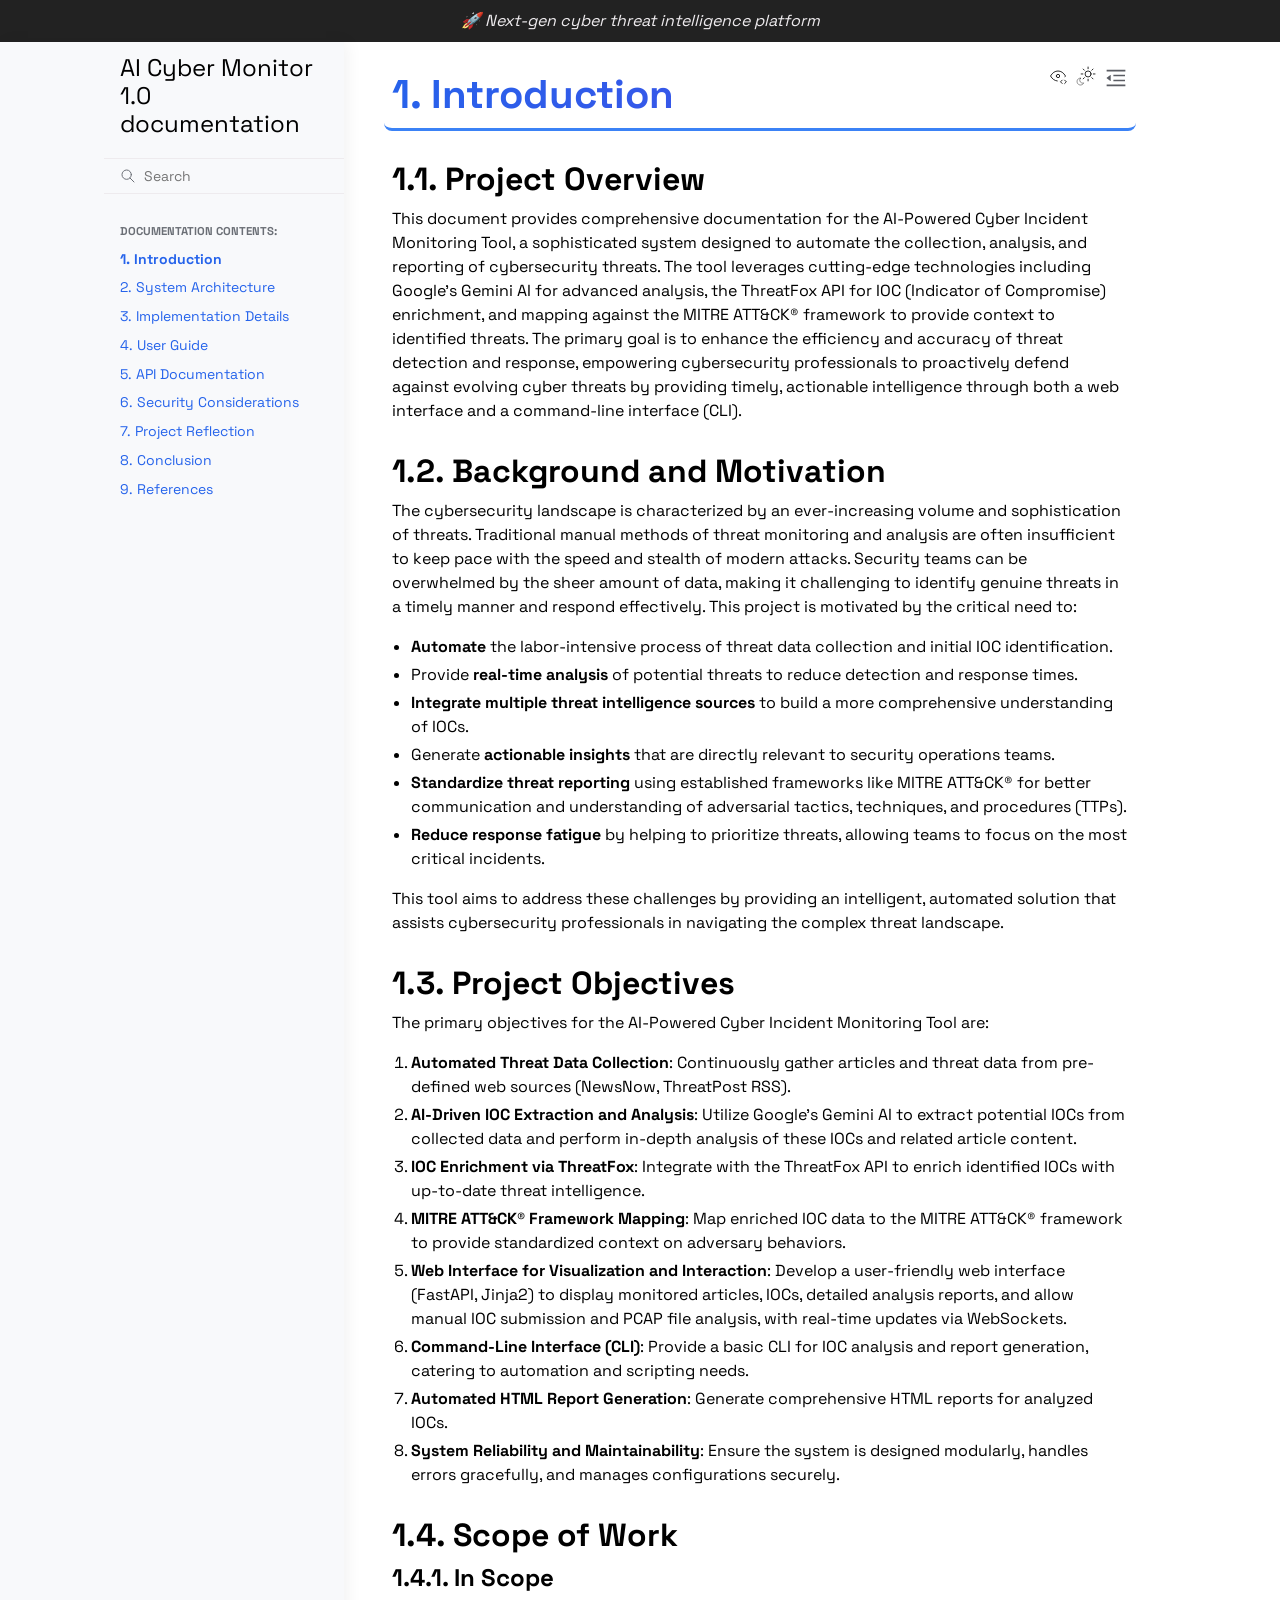
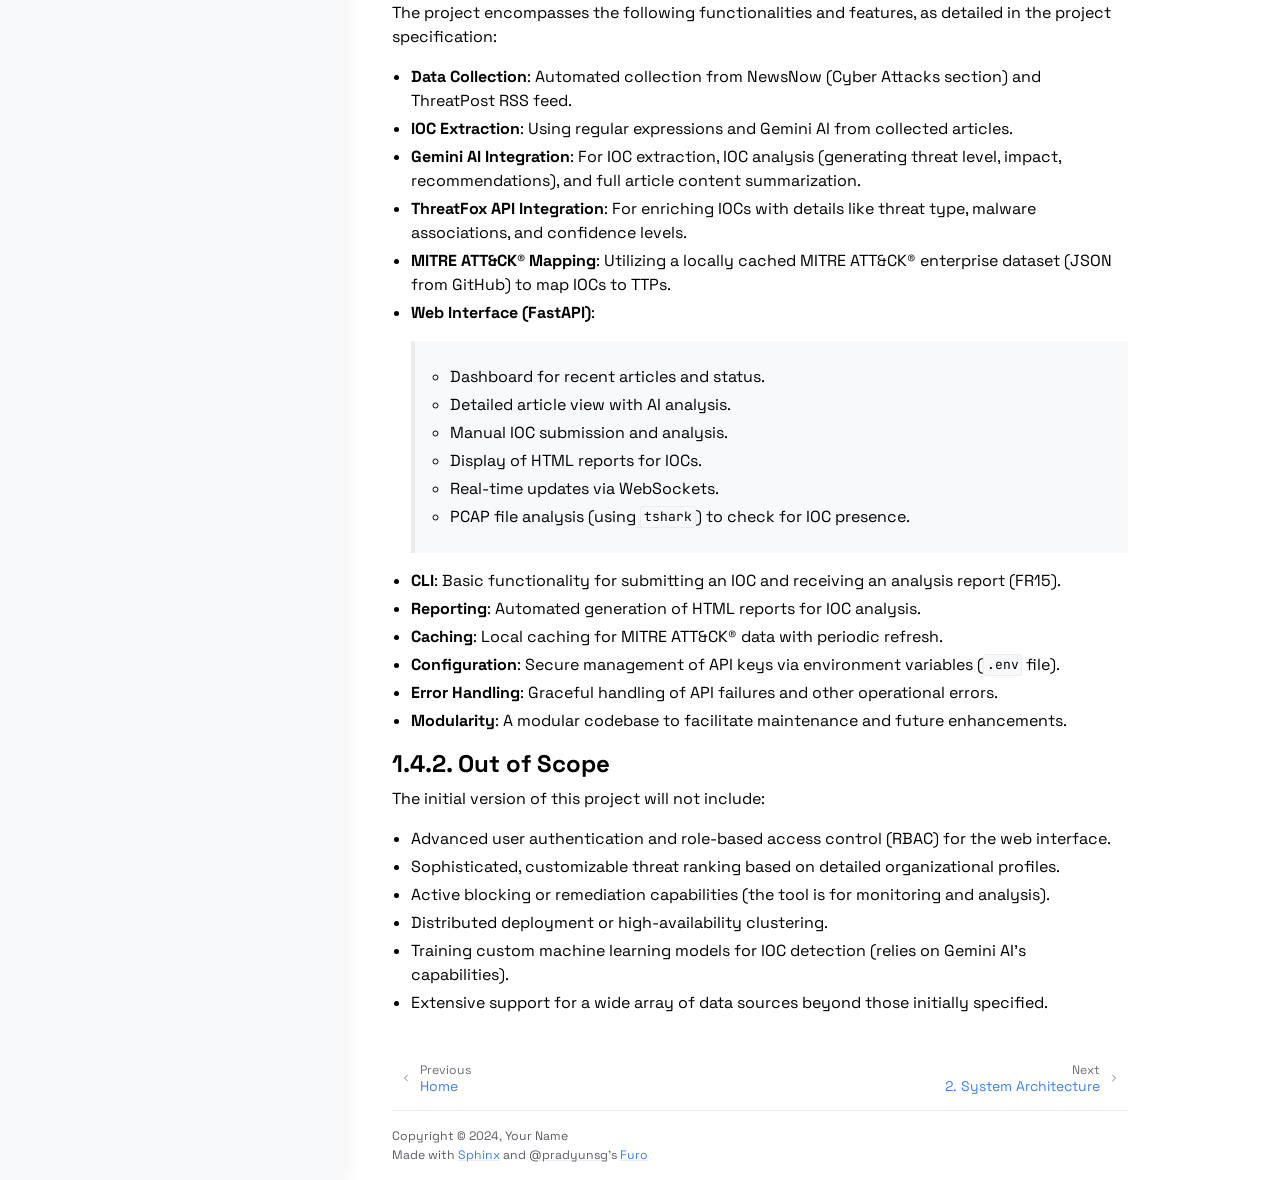
<file: Documentation/html/introduction.html>
<!doctype html>
<html class="no-js" lang="en" data-content_root="./">
  <head><meta charset="utf-8"/>
    <meta name="viewport" content="width=device-width,initial-scale=1"/>
    <meta name="color-scheme" content="light dark"><meta name="viewport" content="width=device-width, initial-scale=1" />
<link rel="index" title="Index" href="genindex.html" /><link rel="search" title="Search" href="search.html" /><link rel="next" title="2. System Architecture" href="architecture.html" /><link rel="prev" title="Welcome to AI Cyber Monitor Documentation" href="index.html" />

    <!-- Generated with Sphinx 8.2.3 and Furo 2024.08.06 -->
        <title>1. Introduction - AI Cyber Monitor 1.0 documentation</title>
      <link rel="stylesheet" type="text/css" href="_static/pygments.css?v=8f2a1f02" />
    <link rel="stylesheet" type="text/css" href="_static/styles/furo.css?v=354aac6f" />
    <link rel="stylesheet" type="text/css" href="_static/copybutton.css?v=76b2166b" />
    <link rel="stylesheet" type="text/css" href="_static/sphinx-design.min.css?v=95c83b7e" />
    <link rel="stylesheet" type="text/css" href="_static/styles/furo-extensions.css?v=302659d7" />
    <link rel="stylesheet" type="text/css" href="_static/css/modern.css?v=c84db6de" />
    <link rel="stylesheet" type="text/css" href="https://cdnjs.cloudflare.com/ajax/libs/font-awesome/6.4.0/css/all.min.css" />
    
    


<style>
  body {
    --color-code-background: #f8f8f8;
  --color-code-foreground: black;
  --color-brand-primary: #2563eb;
  --color-brand-secondary: #4f46e5;
  --color-brand-content: #3b82f6;
  --color-api-name: #4f46e5;
  --color-api-pre-name: #3b82f6;
  --color-link: #3b82f6;
  --font-stack: 'Space Grotesk', system-ui, -apple-system, Segoe UI, Roboto, sans-serif;
  --font-stack--monospace: 'JetBrains Mono', monospace;
  --sidebar-item-spacing-vertical: 0.4rem;
  --content-padding: 2rem;
  --gradient-primary: linear-gradient(135deg, #2563eb 0%, #4f46e5 100%);
  
  }
  @media not print {
    body[data-theme="dark"] {
      --color-code-background: #202020;
  --color-code-foreground: #d0d0d0;
  --color-brand-primary: #818cf8;
  --color-brand-secondary: #6366f1;
  --color-brand-content: #818cf8;
  --color-background-primary: #0f172a;
  --color-background-secondary: #1e293b;
  
    }
    @media (prefers-color-scheme: dark) {
      body:not([data-theme="light"]) {
        --color-code-background: #202020;
  --color-code-foreground: #d0d0d0;
  --color-brand-primary: #818cf8;
  --color-brand-secondary: #6366f1;
  --color-brand-content: #818cf8;
  --color-background-primary: #0f172a;
  --color-background-secondary: #1e293b;
  
      }
    }
  }
</style></head>
  <body>
    
    <script>
      document.body.dataset.theme = localStorage.getItem("theme") || "auto";
    </script>
    

<svg xmlns="http://www.w3.org/2000/svg" style="display: none;">
  <symbol id="svg-toc" viewBox="0 0 24 24">
    <title>Contents</title>
    <svg stroke="currentColor" fill="currentColor" stroke-width="0" viewBox="0 0 1024 1024">
      <path d="M408 442h480c4.4 0 8-3.6 8-8v-56c0-4.4-3.6-8-8-8H408c-4.4 0-8 3.6-8 8v56c0 4.4 3.6 8 8 8zm-8 204c0 4.4 3.6 8 8 8h480c4.4 0 8-3.6 8-8v-56c0-4.4-3.6-8-8-8H408c-4.4 0-8 3.6-8 8v56zm504-486H120c-4.4 0-8 3.6-8 8v56c0 4.4 3.6 8 8 8h784c4.4 0 8-3.6 8-8v-56c0-4.4-3.6-8-8-8zm0 632H120c-4.4 0-8 3.6-8 8v56c0 4.4 3.6 8 8 8h784c4.4 0 8-3.6 8-8v-56c0-4.4-3.6-8-8-8zM115.4 518.9L271.7 642c5.8 4.6 14.4.5 14.4-6.9V388.9c0-7.4-8.5-11.5-14.4-6.9L115.4 505.1a8.74 8.74 0 0 0 0 13.8z"/>
    </svg>
  </symbol>
  <symbol id="svg-menu" viewBox="0 0 24 24">
    <title>Menu</title>
    <svg xmlns="http://www.w3.org/2000/svg" viewBox="0 0 24 24" fill="none" stroke="currentColor"
      stroke-width="2" stroke-linecap="round" stroke-linejoin="round" class="feather-menu">
      <line x1="3" y1="12" x2="21" y2="12"></line>
      <line x1="3" y1="6" x2="21" y2="6"></line>
      <line x1="3" y1="18" x2="21" y2="18"></line>
    </svg>
  </symbol>
  <symbol id="svg-arrow-right" viewBox="0 0 24 24">
    <title>Expand</title>
    <svg xmlns="http://www.w3.org/2000/svg" viewBox="0 0 24 24" fill="none" stroke="currentColor"
      stroke-width="2" stroke-linecap="round" stroke-linejoin="round" class="feather-chevron-right">
      <polyline points="9 18 15 12 9 6"></polyline>
    </svg>
  </symbol>
  <symbol id="svg-sun" viewBox="0 0 24 24">
    <title>Light mode</title>
    <svg xmlns="http://www.w3.org/2000/svg" viewBox="0 0 24 24" fill="none" stroke="currentColor"
      stroke-width="1" stroke-linecap="round" stroke-linejoin="round" class="feather-sun">
      <circle cx="12" cy="12" r="5"></circle>
      <line x1="12" y1="1" x2="12" y2="3"></line>
      <line x1="12" y1="21" x2="12" y2="23"></line>
      <line x1="4.22" y1="4.22" x2="5.64" y2="5.64"></line>
      <line x1="18.36" y1="18.36" x2="19.78" y2="19.78"></line>
      <line x1="1" y1="12" x2="3" y2="12"></line>
      <line x1="21" y1="12" x2="23" y2="12"></line>
      <line x1="4.22" y1="19.78" x2="5.64" y2="18.36"></line>
      <line x1="18.36" y1="5.64" x2="19.78" y2="4.22"></line>
    </svg>
  </symbol>
  <symbol id="svg-moon" viewBox="0 0 24 24">
    <title>Dark mode</title>
    <svg xmlns="http://www.w3.org/2000/svg" viewBox="0 0 24 24" fill="none" stroke="currentColor"
      stroke-width="1" stroke-linecap="round" stroke-linejoin="round" class="icon-tabler-moon">
      <path stroke="none" d="M0 0h24v24H0z" fill="none" />
      <path d="M12 3c.132 0 .263 0 .393 0a7.5 7.5 0 0 0 7.92 12.446a9 9 0 1 1 -8.313 -12.454z" />
    </svg>
  </symbol>
  <symbol id="svg-sun-with-moon" viewBox="0 0 24 24">
    <title>Auto light/dark, in light mode</title>
    <svg xmlns="http://www.w3.org/2000/svg" viewBox="0 0 24 24" fill="none" stroke="currentColor"
      stroke-width="1" stroke-linecap="round" stroke-linejoin="round"
      class="icon-custom-derived-from-feather-sun-and-tabler-moon">
      <path style="opacity: 50%" d="M 5.411 14.504 C 5.471 14.504 5.532 14.504 5.591 14.504 C 3.639 16.319 4.383 19.569 6.931 20.352 C 7.693 20.586 8.512 20.551 9.25 20.252 C 8.023 23.207 4.056 23.725 2.11 21.184 C 0.166 18.642 1.702 14.949 4.874 14.536 C 5.051 14.512 5.231 14.5 5.411 14.5 L 5.411 14.504 Z"/>
      <line x1="14.5" y1="3.25" x2="14.5" y2="1.25"/>
      <line x1="14.5" y1="15.85" x2="14.5" y2="17.85"/>
      <line x1="10.044" y1="5.094" x2="8.63" y2="3.68"/>
      <line x1="19" y1="14.05" x2="20.414" y2="15.464"/>
      <line x1="8.2" y1="9.55" x2="6.2" y2="9.55"/>
      <line x1="20.8" y1="9.55" x2="22.8" y2="9.55"/>
      <line x1="10.044" y1="14.006" x2="8.63" y2="15.42"/>
      <line x1="19" y1="5.05" x2="20.414" y2="3.636"/>
      <circle cx="14.5" cy="9.55" r="3.6"/>
    </svg>
  </symbol>
  <symbol id="svg-moon-with-sun" viewBox="0 0 24 24">
    <title>Auto light/dark, in dark mode</title>
    <svg xmlns="http://www.w3.org/2000/svg" viewBox="0 0 24 24" fill="none" stroke="currentColor"
      stroke-width="1" stroke-linecap="round" stroke-linejoin="round"
      class="icon-custom-derived-from-feather-sun-and-tabler-moon">
      <path d="M 8.282 7.007 C 8.385 7.007 8.494 7.007 8.595 7.007 C 5.18 10.184 6.481 15.869 10.942 17.24 C 12.275 17.648 13.706 17.589 15 17.066 C 12.851 22.236 5.91 23.143 2.505 18.696 C -0.897 14.249 1.791 7.786 7.342 7.063 C 7.652 7.021 7.965 7 8.282 7 L 8.282 7.007 Z"/>
      <line style="opacity: 50%" x1="18" y1="3.705" x2="18" y2="2.5"/>
      <line style="opacity: 50%" x1="18" y1="11.295" x2="18" y2="12.5"/>
      <line style="opacity: 50%" x1="15.316" y1="4.816" x2="14.464" y2="3.964"/>
      <line style="opacity: 50%" x1="20.711" y1="10.212" x2="21.563" y2="11.063"/>
      <line style="opacity: 50%" x1="14.205" y1="7.5" x2="13.001" y2="7.5"/>
      <line style="opacity: 50%" x1="21.795" y1="7.5" x2="23" y2="7.5"/>
      <line style="opacity: 50%" x1="15.316" y1="10.184" x2="14.464" y2="11.036"/>
      <line style="opacity: 50%" x1="20.711" y1="4.789" x2="21.563" y2="3.937"/>
      <circle style="opacity: 50%" cx="18" cy="7.5" r="2.169"/>
    </svg>
  </symbol>
  <symbol id="svg-pencil" viewBox="0 0 24 24">
    <svg xmlns="http://www.w3.org/2000/svg" viewBox="0 0 24 24" fill="none" stroke="currentColor"
      stroke-width="1" stroke-linecap="round" stroke-linejoin="round" class="icon-tabler-pencil-code">
      <path d="M4 20h4l10.5 -10.5a2.828 2.828 0 1 0 -4 -4l-10.5 10.5v4" />
      <path d="M13.5 6.5l4 4" />
      <path d="M20 21l2 -2l-2 -2" />
      <path d="M17 17l-2 2l2 2" />
    </svg>
  </symbol>
  <symbol id="svg-eye" viewBox="0 0 24 24">
    <svg xmlns="http://www.w3.org/2000/svg" viewBox="0 0 24 24" fill="none" stroke="currentColor"
      stroke-width="1" stroke-linecap="round" stroke-linejoin="round" class="icon-tabler-eye-code">
      <path stroke="none" d="M0 0h24v24H0z" fill="none" />
      <path d="M10 12a2 2 0 1 0 4 0a2 2 0 0 0 -4 0" />
      <path
        d="M11.11 17.958c-3.209 -.307 -5.91 -2.293 -8.11 -5.958c2.4 -4 5.4 -6 9 -6c3.6 0 6.6 2 9 6c-.21 .352 -.427 .688 -.647 1.008" />
      <path d="M20 21l2 -2l-2 -2" />
      <path d="M17 17l-2 2l2 2" />
    </svg>
  </symbol>
</svg>

<input type="checkbox" class="sidebar-toggle" name="__navigation" id="__navigation">
<input type="checkbox" class="sidebar-toggle" name="__toc" id="__toc">
<label class="overlay sidebar-overlay" for="__navigation">
  <div class="visually-hidden">Hide navigation sidebar</div>
</label>
<label class="overlay toc-overlay" for="__toc">
  <div class="visually-hidden">Hide table of contents sidebar</div>
</label>

<a class="skip-to-content muted-link" href="#furo-main-content">Skip to content</a>

<div class="announcement">
  <aside class="announcement-content">
     <em>🚀 Next-gen cyber threat intelligence platform</em> 
  </aside>
</div>

<div class="page">
  <header class="mobile-header">
    <div class="header-left">
      <label class="nav-overlay-icon" for="__navigation">
        <div class="visually-hidden">Toggle site navigation sidebar</div>
        <i class="icon"><svg><use href="#svg-menu"></use></svg></i>
      </label>
    </div>
    <div class="header-center">
      <a href="index.html"><div class="brand">AI Cyber Monitor 1.0 documentation</div></a>
    </div>
    <div class="header-right">
      <div class="theme-toggle-container theme-toggle-header">
        <button class="theme-toggle">
          <div class="visually-hidden">Toggle Light / Dark / Auto color theme</div>
          <svg class="theme-icon-when-auto-light"><use href="#svg-sun-with-moon"></use></svg>
          <svg class="theme-icon-when-auto-dark"><use href="#svg-moon-with-sun"></use></svg>
          <svg class="theme-icon-when-dark"><use href="#svg-moon"></use></svg>
          <svg class="theme-icon-when-light"><use href="#svg-sun"></use></svg>
        </button>
      </div>
      <label class="toc-overlay-icon toc-header-icon" for="__toc">
        <div class="visually-hidden">Toggle table of contents sidebar</div>
        <i class="icon"><svg><use href="#svg-toc"></use></svg></i>
      </label>
    </div>
  </header>
  <aside class="sidebar-drawer">
    <div class="sidebar-container">
      
      <div class="sidebar-sticky"><a class="sidebar-brand" href="index.html">
  
  
  <span class="sidebar-brand-text">AI Cyber Monitor 1.0 documentation</span>
  
</a><form class="sidebar-search-container" method="get" action="search.html" role="search">
  <input class="sidebar-search" placeholder="Search" name="q" aria-label="Search">
  <input type="hidden" name="check_keywords" value="yes">
  <input type="hidden" name="area" value="default">
</form>
<div id="searchbox"></div><div class="sidebar-scroll"><div class="sidebar-tree">
  <p class="caption" role="heading"><span class="caption-text">Documentation Contents:</span></p>
<ul class="current">
<li class="toctree-l1 current current-page"><a class="current reference internal" href="#">1. Introduction</a></li>
<li class="toctree-l1"><a class="reference internal" href="architecture.html">2. System Architecture</a></li>
<li class="toctree-l1"><a class="reference internal" href="implementation.html">3. Implementation Details</a></li>
<li class="toctree-l1"><a class="reference internal" href="user-guide.html">4. User Guide</a></li>
<li class="toctree-l1"><a class="reference internal" href="api.html">5. API Documentation</a></li>
<li class="toctree-l1"><a class="reference internal" href="security.html">6. Security Considerations</a></li>
<li class="toctree-l1"><a class="reference internal" href="reflection.html">7. Project Reflection</a></li>
<li class="toctree-l1"><a class="reference internal" href="conclusion.html">8. Conclusion</a></li>
<li class="toctree-l1"><a class="reference internal" href="references.html">9. References</a></li>
</ul>

</div>
</div>

      </div>
      
    </div>
  </aside>
  <div class="main">
    <div class="content">
      <div class="article-container">
        <a href="#" class="back-to-top muted-link">
          <svg xmlns="http://www.w3.org/2000/svg" viewBox="0 0 24 24">
            <path d="M13 20h-2V8l-5.5 5.5-1.42-1.42L12 4.16l7.92 7.92-1.42 1.42L13 8v12z"></path>
          </svg>
          <span>Back to top</span>
        </a>
        <div class="content-icon-container">
          <div class="view-this-page">
  <a class="muted-link" href="_sources/introduction.rst.txt" title="View this page">
    <svg><use href="#svg-eye"></use></svg>
    <span class="visually-hidden">View this page</span>
  </a>
</div>
<div class="theme-toggle-container theme-toggle-content">
            <button class="theme-toggle">
              <div class="visually-hidden">Toggle Light / Dark / Auto color theme</div>
              <svg class="theme-icon-when-auto-light"><use href="#svg-sun-with-moon"></use></svg>
              <svg class="theme-icon-when-auto-dark"><use href="#svg-moon-with-sun"></use></svg>
              <svg class="theme-icon-when-dark"><use href="#svg-moon"></use></svg>
              <svg class="theme-icon-when-light"><use href="#svg-sun"></use></svg>
            </button>
          </div>
          <label class="toc-overlay-icon toc-content-icon" for="__toc">
            <div class="visually-hidden">Toggle table of contents sidebar</div>
            <i class="icon"><svg><use href="#svg-toc"></use></svg></i>
          </label>
        </div>
        <article role="main" id="furo-main-content">
          <section id="introduction">
<h1><span class="section-number">1. </span>Introduction<a class="headerlink" href="#introduction" title="Link to this heading">¶</a></h1>
<section id="project-overview">
<span id="intro-overview"></span><h2><span class="section-number">1.1. </span>Project Overview<a class="headerlink" href="#project-overview" title="Link to this heading">¶</a></h2>
<p>This document provides comprehensive documentation for the AI-Powered Cyber Incident Monitoring Tool, a sophisticated system designed to automate the collection, analysis, and reporting of cybersecurity threats. The tool leverages cutting-edge technologies including Google’s Gemini AI for advanced analysis, the ThreatFox API for IOC (Indicator of Compromise) enrichment, and mapping against the MITRE ATT&amp;CK® framework to provide context to identified threats. The primary goal is to enhance the efficiency and accuracy of threat detection and response, empowering cybersecurity professionals to proactively defend against evolving cyber threats by providing timely, actionable intelligence through both a web interface and a command-line interface (CLI).</p>
</section>
<section id="background-and-motivation">
<span id="intro-background-motivation"></span><h2><span class="section-number">1.2. </span>Background and Motivation<a class="headerlink" href="#background-and-motivation" title="Link to this heading">¶</a></h2>
<p>The cybersecurity landscape is characterized by an ever-increasing volume and sophistication of threats. Traditional manual methods of threat monitoring and analysis are often insufficient to keep pace with the speed and stealth of modern attacks. Security teams can be overwhelmed by the sheer amount of data, making it challenging to identify genuine threats in a timely manner and respond effectively. This project is motivated by the critical need to:</p>
<ul class="simple">
<li><p><strong>Automate</strong> the labor-intensive process of threat data collection and initial IOC identification.</p></li>
<li><p>Provide <strong>real-time analysis</strong> of potential threats to reduce detection and response times.</p></li>
<li><p><strong>Integrate multiple threat intelligence sources</strong> to build a more comprehensive understanding of IOCs.</p></li>
<li><p>Generate <strong>actionable insights</strong> that are directly relevant to security operations teams.</p></li>
<li><p><strong>Standardize threat reporting</strong> using established frameworks like MITRE ATT&amp;CK® for better communication and understanding of adversarial tactics, techniques, and procedures (TTPs).</p></li>
<li><p><strong>Reduce response fatigue</strong> by helping to prioritize threats, allowing teams to focus on the most critical incidents.</p></li>
</ul>
<p>This tool aims to address these challenges by providing an intelligent, automated solution that assists cybersecurity professionals in navigating the complex threat landscape.</p>
</section>
<section id="project-objectives">
<span id="intro-objectives"></span><h2><span class="section-number">1.3. </span>Project Objectives<a class="headerlink" href="#project-objectives" title="Link to this heading">¶</a></h2>
<p>The primary objectives for the AI-Powered Cyber Incident Monitoring Tool are:</p>
<ol class="arabic simple">
<li><p><strong>Automated Threat Data Collection</strong>: Continuously gather articles and threat data from pre-defined web sources (NewsNow, ThreatPost RSS).</p></li>
<li><p><strong>AI-Driven IOC Extraction and Analysis</strong>: Utilize Google’s Gemini AI to extract potential IOCs from collected data and perform in-depth analysis of these IOCs and related article content.</p></li>
<li><p><strong>IOC Enrichment via ThreatFox</strong>: Integrate with the ThreatFox API to enrich identified IOCs with up-to-date threat intelligence.</p></li>
<li><p><strong>MITRE ATT&amp;CK® Framework Mapping</strong>: Map enriched IOC data to the MITRE ATT&amp;CK® framework to provide standardized context on adversary behaviors.</p></li>
<li><p><strong>Web Interface for Visualization and Interaction</strong>: Develop a user-friendly web interface (FastAPI, Jinja2) to display monitored articles, IOCs, detailed analysis reports, and allow manual IOC submission and PCAP file analysis, with real-time updates via WebSockets.</p></li>
<li><p><strong>Command-Line Interface (CLI)</strong>: Provide a basic CLI for IOC analysis and report generation, catering to automation and scripting needs.</p></li>
<li><p><strong>Automated HTML Report Generation</strong>: Generate comprehensive HTML reports for analyzed IOCs.</p></li>
<li><p><strong>System Reliability and Maintainability</strong>: Ensure the system is designed modularly, handles errors gracefully, and manages configurations securely.</p></li>
</ol>
</section>
<section id="scope-of-work">
<span id="intro-scope"></span><h2><span class="section-number">1.4. </span>Scope of Work<a class="headerlink" href="#scope-of-work" title="Link to this heading">¶</a></h2>
<section id="in-scope">
<span id="intro-scope-in"></span><h3><span class="section-number">1.4.1. </span>In Scope<a class="headerlink" href="#in-scope" title="Link to this heading">¶</a></h3>
<p>The project encompasses the following functionalities and features, as detailed in the project specification:</p>
<ul>
<li><p><strong>Data Collection</strong>: Automated collection from NewsNow (Cyber Attacks section) and ThreatPost RSS feed.</p></li>
<li><p><strong>IOC Extraction</strong>: Using regular expressions and Gemini AI from collected articles.</p></li>
<li><p><strong>Gemini AI Integration</strong>: For IOC extraction, IOC analysis (generating threat level, impact, recommendations), and full article content summarization.</p></li>
<li><p><strong>ThreatFox API Integration</strong>: For enriching IOCs with details like threat type, malware associations, and confidence levels.</p></li>
<li><p><strong>MITRE ATT&amp;CK® Mapping</strong>: Utilizing a locally cached MITRE ATT&amp;CK® enterprise dataset (JSON from GitHub) to map IOCs to TTPs.</p></li>
<li><p><strong>Web Interface (FastAPI)</strong>:</p>
<blockquote>
<div><ul class="simple">
<li><p>Dashboard for recent articles and status.</p></li>
<li><p>Detailed article view with AI analysis.</p></li>
<li><p>Manual IOC submission and analysis.</p></li>
<li><p>Display of HTML reports for IOCs.</p></li>
<li><p>Real-time updates via WebSockets.</p></li>
<li><p>PCAP file analysis (using <code class="docutils literal notranslate"><span class="pre">tshark</span></code>) to check for IOC presence.</p></li>
</ul>
</div></blockquote>
</li>
<li><p><strong>CLI</strong>: Basic functionality for submitting an IOC and receiving an analysis report (FR15).</p></li>
<li><p><strong>Reporting</strong>: Automated generation of HTML reports for IOC analysis.</p></li>
<li><p><strong>Caching</strong>: Local caching for MITRE ATT&amp;CK® data with periodic refresh.</p></li>
<li><p><strong>Configuration</strong>: Secure management of API keys via environment variables (<code class="docutils literal notranslate"><span class="pre">.env</span></code> file).</p></li>
<li><p><strong>Error Handling</strong>: Graceful handling of API failures and other operational errors.</p></li>
<li><p><strong>Modularity</strong>: A modular codebase to facilitate maintenance and future enhancements.</p></li>
</ul>
</section>
<section id="out-of-scope">
<span id="intro-scope-out"></span><h3><span class="section-number">1.4.2. </span>Out of Scope<a class="headerlink" href="#out-of-scope" title="Link to this heading">¶</a></h3>
<p>The initial version of this project will not include:</p>
<ul class="simple">
<li><p>Advanced user authentication and role-based access control (RBAC) for the web interface.</p></li>
<li><p>Sophisticated, customizable threat ranking based on detailed organizational profiles.</p></li>
<li><p>Active blocking or remediation capabilities (the tool is for monitoring and analysis).</p></li>
<li><p>Distributed deployment or high-availability clustering.</p></li>
<li><p>Training custom machine learning models for IOC detection (relies on Gemini AI’s capabilities).</p></li>
<li><p>Extensive support for a wide array of data sources beyond those initially specified.</p></li>
</ul>
</section>
</section>
</section>

        </article>
      </div>
      <footer>
        
        <div class="related-pages">
          <a class="next-page" href="architecture.html">
              <div class="page-info">
                <div class="context">
                  <span>Next</span>
                </div>
                <div class="title"><span class="section-number">2. </span>System Architecture</div>
              </div>
              <svg class="furo-related-icon"><use href="#svg-arrow-right"></use></svg>
            </a>
          <a class="prev-page" href="index.html">
              <svg class="furo-related-icon"><use href="#svg-arrow-right"></use></svg>
              <div class="page-info">
                <div class="context">
                  <span>Previous</span>
                </div>
                
                <div class="title">Home</div>
                
              </div>
            </a>
        </div>
        <div class="bottom-of-page">
          <div class="left-details">
            <div class="copyright">
                Copyright &#169; 2024, Your Name
            </div>
            Made with <a href="https://www.sphinx-doc.org/">Sphinx</a> and <a class="muted-link" href="https://pradyunsg.me">@pradyunsg</a>'s
            
            <a href="https://github.com/pradyunsg/furo">Furo</a>
            
          </div>
          <div class="right-details">
            
          </div>
        </div>
        
      </footer>
    </div>
    <aside class="toc-drawer">
      
      
      <div class="toc-sticky toc-scroll">
        <div class="toc-title-container">
          <span class="toc-title">
            On this page
          </span>
        </div>
        <div class="toc-tree-container">
          <div class="toc-tree">
            <ul>
<li><a class="reference internal" href="#">1. Introduction</a><ul>
<li><a class="reference internal" href="#project-overview">1.1. Project Overview</a></li>
<li><a class="reference internal" href="#background-and-motivation">1.2. Background and Motivation</a></li>
<li><a class="reference internal" href="#project-objectives">1.3. Project Objectives</a></li>
<li><a class="reference internal" href="#scope-of-work">1.4. Scope of Work</a><ul>
<li><a class="reference internal" href="#in-scope">1.4.1. In Scope</a></li>
<li><a class="reference internal" href="#out-of-scope">1.4.2. Out of Scope</a></li>
</ul>
</li>
</ul>
</li>
</ul>

          </div>
        </div>
      </div>
      
      
    </aside>
  </div>
</div><script src="_static/documentation_options.js?v=d6b6a36a"></script>
    <script src="_static/doctools.js?v=9bcbadda"></script>
    <script src="_static/sphinx_highlight.js?v=dc90522c"></script>
    <script src="_static/scripts/furo.js?v=5fa4622c"></script>
    <script src="_static/clipboard.min.js?v=a7894cd8"></script>
    <script src="_static/copybutton.js?v=f281be69"></script>
    <script src="_static/design-tabs.js?v=f930bc37"></script>
    </body>
</html>
</file>
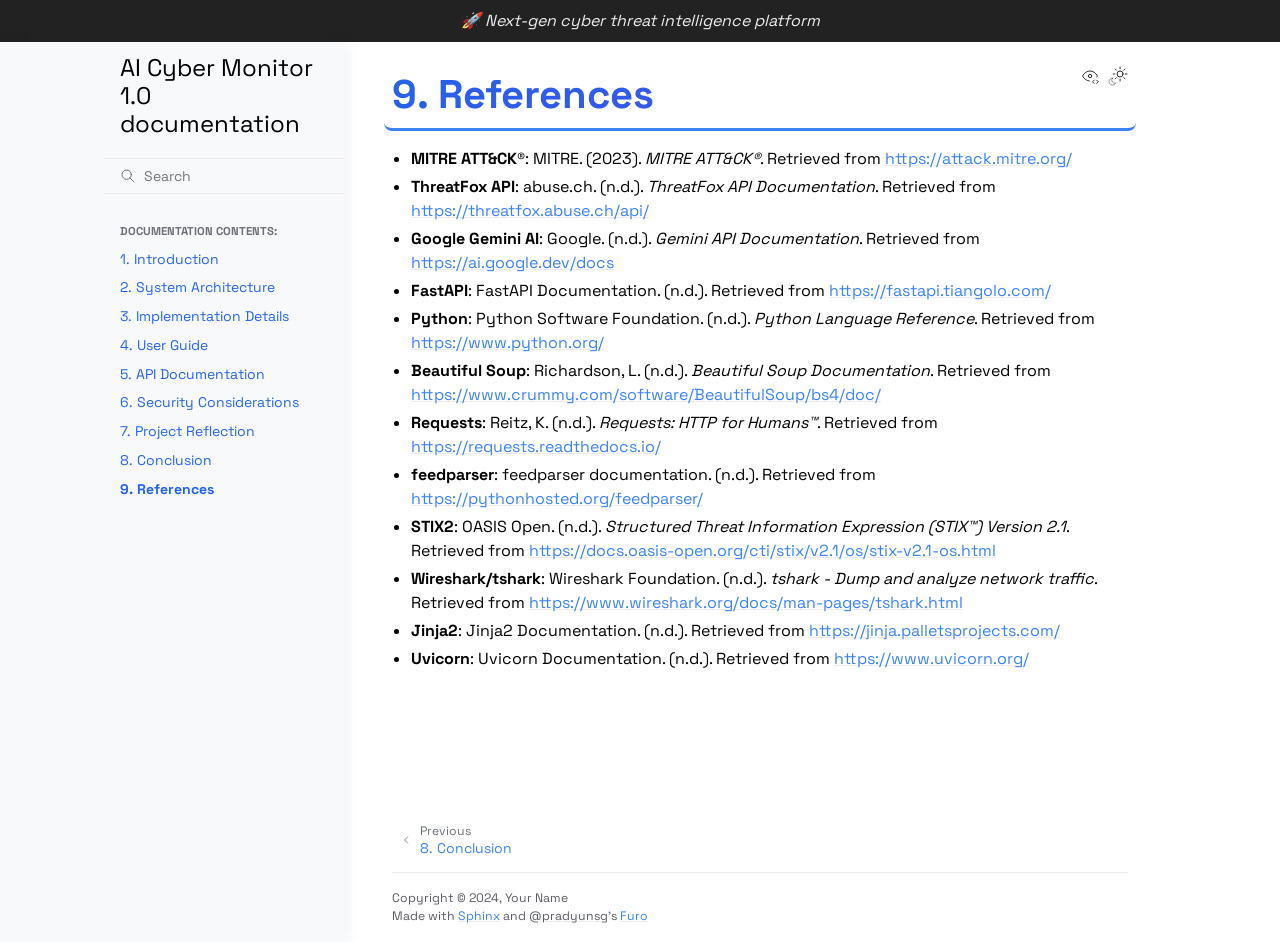
<file: Documentation/html/references.html>
<!doctype html>
<html class="no-js" lang="en" data-content_root="./">
  <head><meta charset="utf-8"/>
    <meta name="viewport" content="width=device-width,initial-scale=1"/>
    <meta name="color-scheme" content="light dark"><meta name="viewport" content="width=device-width, initial-scale=1" />
<link rel="index" title="Index" href="genindex.html" /><link rel="search" title="Search" href="search.html" /><link rel="prev" title="8. Conclusion" href="conclusion.html" />

    <!-- Generated with Sphinx 8.2.3 and Furo 2024.08.06 -->
        <title>9. References - AI Cyber Monitor 1.0 documentation</title>
      <link rel="stylesheet" type="text/css" href="_static/pygments.css?v=8f2a1f02" />
    <link rel="stylesheet" type="text/css" href="_static/styles/furo.css?v=354aac6f" />
    <link rel="stylesheet" type="text/css" href="_static/copybutton.css?v=76b2166b" />
    <link rel="stylesheet" type="text/css" href="_static/sphinx-design.min.css?v=95c83b7e" />
    <link rel="stylesheet" type="text/css" href="_static/styles/furo-extensions.css?v=302659d7" />
    <link rel="stylesheet" type="text/css" href="_static/css/modern.css?v=c84db6de" />
    <link rel="stylesheet" type="text/css" href="https://cdnjs.cloudflare.com/ajax/libs/font-awesome/6.4.0/css/all.min.css" />
    
    


<style>
  body {
    --color-code-background: #f8f8f8;
  --color-code-foreground: black;
  --color-brand-primary: #2563eb;
  --color-brand-secondary: #4f46e5;
  --color-brand-content: #3b82f6;
  --color-api-name: #4f46e5;
  --color-api-pre-name: #3b82f6;
  --color-link: #3b82f6;
  --font-stack: 'Space Grotesk', system-ui, -apple-system, Segoe UI, Roboto, sans-serif;
  --font-stack--monospace: 'JetBrains Mono', monospace;
  --sidebar-item-spacing-vertical: 0.4rem;
  --content-padding: 2rem;
  --gradient-primary: linear-gradient(135deg, #2563eb 0%, #4f46e5 100%);
  
  }
  @media not print {
    body[data-theme="dark"] {
      --color-code-background: #202020;
  --color-code-foreground: #d0d0d0;
  --color-brand-primary: #818cf8;
  --color-brand-secondary: #6366f1;
  --color-brand-content: #818cf8;
  --color-background-primary: #0f172a;
  --color-background-secondary: #1e293b;
  
    }
    @media (prefers-color-scheme: dark) {
      body:not([data-theme="light"]) {
        --color-code-background: #202020;
  --color-code-foreground: #d0d0d0;
  --color-brand-primary: #818cf8;
  --color-brand-secondary: #6366f1;
  --color-brand-content: #818cf8;
  --color-background-primary: #0f172a;
  --color-background-secondary: #1e293b;
  
      }
    }
  }
</style></head>
  <body>
    
    <script>
      document.body.dataset.theme = localStorage.getItem("theme") || "auto";
    </script>
    

<svg xmlns="http://www.w3.org/2000/svg" style="display: none;">
  <symbol id="svg-toc" viewBox="0 0 24 24">
    <title>Contents</title>
    <svg stroke="currentColor" fill="currentColor" stroke-width="0" viewBox="0 0 1024 1024">
      <path d="M408 442h480c4.4 0 8-3.6 8-8v-56c0-4.4-3.6-8-8-8H408c-4.4 0-8 3.6-8 8v56c0 4.4 3.6 8 8 8zm-8 204c0 4.4 3.6 8 8 8h480c4.4 0 8-3.6 8-8v-56c0-4.4-3.6-8-8-8H408c-4.4 0-8 3.6-8 8v56zm504-486H120c-4.4 0-8 3.6-8 8v56c0 4.4 3.6 8 8 8h784c4.4 0 8-3.6 8-8v-56c0-4.4-3.6-8-8-8zm0 632H120c-4.4 0-8 3.6-8 8v56c0 4.4 3.6 8 8 8h784c4.4 0 8-3.6 8-8v-56c0-4.4-3.6-8-8-8zM115.4 518.9L271.7 642c5.8 4.6 14.4.5 14.4-6.9V388.9c0-7.4-8.5-11.5-14.4-6.9L115.4 505.1a8.74 8.74 0 0 0 0 13.8z"/>
    </svg>
  </symbol>
  <symbol id="svg-menu" viewBox="0 0 24 24">
    <title>Menu</title>
    <svg xmlns="http://www.w3.org/2000/svg" viewBox="0 0 24 24" fill="none" stroke="currentColor"
      stroke-width="2" stroke-linecap="round" stroke-linejoin="round" class="feather-menu">
      <line x1="3" y1="12" x2="21" y2="12"></line>
      <line x1="3" y1="6" x2="21" y2="6"></line>
      <line x1="3" y1="18" x2="21" y2="18"></line>
    </svg>
  </symbol>
  <symbol id="svg-arrow-right" viewBox="0 0 24 24">
    <title>Expand</title>
    <svg xmlns="http://www.w3.org/2000/svg" viewBox="0 0 24 24" fill="none" stroke="currentColor"
      stroke-width="2" stroke-linecap="round" stroke-linejoin="round" class="feather-chevron-right">
      <polyline points="9 18 15 12 9 6"></polyline>
    </svg>
  </symbol>
  <symbol id="svg-sun" viewBox="0 0 24 24">
    <title>Light mode</title>
    <svg xmlns="http://www.w3.org/2000/svg" viewBox="0 0 24 24" fill="none" stroke="currentColor"
      stroke-width="1" stroke-linecap="round" stroke-linejoin="round" class="feather-sun">
      <circle cx="12" cy="12" r="5"></circle>
      <line x1="12" y1="1" x2="12" y2="3"></line>
      <line x1="12" y1="21" x2="12" y2="23"></line>
      <line x1="4.22" y1="4.22" x2="5.64" y2="5.64"></line>
      <line x1="18.36" y1="18.36" x2="19.78" y2="19.78"></line>
      <line x1="1" y1="12" x2="3" y2="12"></line>
      <line x1="21" y1="12" x2="23" y2="12"></line>
      <line x1="4.22" y1="19.78" x2="5.64" y2="18.36"></line>
      <line x1="18.36" y1="5.64" x2="19.78" y2="4.22"></line>
    </svg>
  </symbol>
  <symbol id="svg-moon" viewBox="0 0 24 24">
    <title>Dark mode</title>
    <svg xmlns="http://www.w3.org/2000/svg" viewBox="0 0 24 24" fill="none" stroke="currentColor"
      stroke-width="1" stroke-linecap="round" stroke-linejoin="round" class="icon-tabler-moon">
      <path stroke="none" d="M0 0h24v24H0z" fill="none" />
      <path d="M12 3c.132 0 .263 0 .393 0a7.5 7.5 0 0 0 7.92 12.446a9 9 0 1 1 -8.313 -12.454z" />
    </svg>
  </symbol>
  <symbol id="svg-sun-with-moon" viewBox="0 0 24 24">
    <title>Auto light/dark, in light mode</title>
    <svg xmlns="http://www.w3.org/2000/svg" viewBox="0 0 24 24" fill="none" stroke="currentColor"
      stroke-width="1" stroke-linecap="round" stroke-linejoin="round"
      class="icon-custom-derived-from-feather-sun-and-tabler-moon">
      <path style="opacity: 50%" d="M 5.411 14.504 C 5.471 14.504 5.532 14.504 5.591 14.504 C 3.639 16.319 4.383 19.569 6.931 20.352 C 7.693 20.586 8.512 20.551 9.25 20.252 C 8.023 23.207 4.056 23.725 2.11 21.184 C 0.166 18.642 1.702 14.949 4.874 14.536 C 5.051 14.512 5.231 14.5 5.411 14.5 L 5.411 14.504 Z"/>
      <line x1="14.5" y1="3.25" x2="14.5" y2="1.25"/>
      <line x1="14.5" y1="15.85" x2="14.5" y2="17.85"/>
      <line x1="10.044" y1="5.094" x2="8.63" y2="3.68"/>
      <line x1="19" y1="14.05" x2="20.414" y2="15.464"/>
      <line x1="8.2" y1="9.55" x2="6.2" y2="9.55"/>
      <line x1="20.8" y1="9.55" x2="22.8" y2="9.55"/>
      <line x1="10.044" y1="14.006" x2="8.63" y2="15.42"/>
      <line x1="19" y1="5.05" x2="20.414" y2="3.636"/>
      <circle cx="14.5" cy="9.55" r="3.6"/>
    </svg>
  </symbol>
  <symbol id="svg-moon-with-sun" viewBox="0 0 24 24">
    <title>Auto light/dark, in dark mode</title>
    <svg xmlns="http://www.w3.org/2000/svg" viewBox="0 0 24 24" fill="none" stroke="currentColor"
      stroke-width="1" stroke-linecap="round" stroke-linejoin="round"
      class="icon-custom-derived-from-feather-sun-and-tabler-moon">
      <path d="M 8.282 7.007 C 8.385 7.007 8.494 7.007 8.595 7.007 C 5.18 10.184 6.481 15.869 10.942 17.24 C 12.275 17.648 13.706 17.589 15 17.066 C 12.851 22.236 5.91 23.143 2.505 18.696 C -0.897 14.249 1.791 7.786 7.342 7.063 C 7.652 7.021 7.965 7 8.282 7 L 8.282 7.007 Z"/>
      <line style="opacity: 50%" x1="18" y1="3.705" x2="18" y2="2.5"/>
      <line style="opacity: 50%" x1="18" y1="11.295" x2="18" y2="12.5"/>
      <line style="opacity: 50%" x1="15.316" y1="4.816" x2="14.464" y2="3.964"/>
      <line style="opacity: 50%" x1="20.711" y1="10.212" x2="21.563" y2="11.063"/>
      <line style="opacity: 50%" x1="14.205" y1="7.5" x2="13.001" y2="7.5"/>
      <line style="opacity: 50%" x1="21.795" y1="7.5" x2="23" y2="7.5"/>
      <line style="opacity: 50%" x1="15.316" y1="10.184" x2="14.464" y2="11.036"/>
      <line style="opacity: 50%" x1="20.711" y1="4.789" x2="21.563" y2="3.937"/>
      <circle style="opacity: 50%" cx="18" cy="7.5" r="2.169"/>
    </svg>
  </symbol>
  <symbol id="svg-pencil" viewBox="0 0 24 24">
    <svg xmlns="http://www.w3.org/2000/svg" viewBox="0 0 24 24" fill="none" stroke="currentColor"
      stroke-width="1" stroke-linecap="round" stroke-linejoin="round" class="icon-tabler-pencil-code">
      <path d="M4 20h4l10.5 -10.5a2.828 2.828 0 1 0 -4 -4l-10.5 10.5v4" />
      <path d="M13.5 6.5l4 4" />
      <path d="M20 21l2 -2l-2 -2" />
      <path d="M17 17l-2 2l2 2" />
    </svg>
  </symbol>
  <symbol id="svg-eye" viewBox="0 0 24 24">
    <svg xmlns="http://www.w3.org/2000/svg" viewBox="0 0 24 24" fill="none" stroke="currentColor"
      stroke-width="1" stroke-linecap="round" stroke-linejoin="round" class="icon-tabler-eye-code">
      <path stroke="none" d="M0 0h24v24H0z" fill="none" />
      <path d="M10 12a2 2 0 1 0 4 0a2 2 0 0 0 -4 0" />
      <path
        d="M11.11 17.958c-3.209 -.307 -5.91 -2.293 -8.11 -5.958c2.4 -4 5.4 -6 9 -6c3.6 0 6.6 2 9 6c-.21 .352 -.427 .688 -.647 1.008" />
      <path d="M20 21l2 -2l-2 -2" />
      <path d="M17 17l-2 2l2 2" />
    </svg>
  </symbol>
</svg>

<input type="checkbox" class="sidebar-toggle" name="__navigation" id="__navigation">
<input type="checkbox" class="sidebar-toggle" name="__toc" id="__toc">
<label class="overlay sidebar-overlay" for="__navigation">
  <div class="visually-hidden">Hide navigation sidebar</div>
</label>
<label class="overlay toc-overlay" for="__toc">
  <div class="visually-hidden">Hide table of contents sidebar</div>
</label>

<a class="skip-to-content muted-link" href="#furo-main-content">Skip to content</a>

<div class="announcement">
  <aside class="announcement-content">
     <em>🚀 Next-gen cyber threat intelligence platform</em> 
  </aside>
</div>

<div class="page">
  <header class="mobile-header">
    <div class="header-left">
      <label class="nav-overlay-icon" for="__navigation">
        <div class="visually-hidden">Toggle site navigation sidebar</div>
        <i class="icon"><svg><use href="#svg-menu"></use></svg></i>
      </label>
    </div>
    <div class="header-center">
      <a href="index.html"><div class="brand">AI Cyber Monitor 1.0 documentation</div></a>
    </div>
    <div class="header-right">
      <div class="theme-toggle-container theme-toggle-header">
        <button class="theme-toggle">
          <div class="visually-hidden">Toggle Light / Dark / Auto color theme</div>
          <svg class="theme-icon-when-auto-light"><use href="#svg-sun-with-moon"></use></svg>
          <svg class="theme-icon-when-auto-dark"><use href="#svg-moon-with-sun"></use></svg>
          <svg class="theme-icon-when-dark"><use href="#svg-moon"></use></svg>
          <svg class="theme-icon-when-light"><use href="#svg-sun"></use></svg>
        </button>
      </div>
      <label class="toc-overlay-icon toc-header-icon no-toc" for="__toc">
        <div class="visually-hidden">Toggle table of contents sidebar</div>
        <i class="icon"><svg><use href="#svg-toc"></use></svg></i>
      </label>
    </div>
  </header>
  <aside class="sidebar-drawer">
    <div class="sidebar-container">
      
      <div class="sidebar-sticky"><a class="sidebar-brand" href="index.html">
  
  
  <span class="sidebar-brand-text">AI Cyber Monitor 1.0 documentation</span>
  
</a><form class="sidebar-search-container" method="get" action="search.html" role="search">
  <input class="sidebar-search" placeholder="Search" name="q" aria-label="Search">
  <input type="hidden" name="check_keywords" value="yes">
  <input type="hidden" name="area" value="default">
</form>
<div id="searchbox"></div><div class="sidebar-scroll"><div class="sidebar-tree">
  <p class="caption" role="heading"><span class="caption-text">Documentation Contents:</span></p>
<ul class="current">
<li class="toctree-l1"><a class="reference internal" href="introduction.html">1. Introduction</a></li>
<li class="toctree-l1"><a class="reference internal" href="architecture.html">2. System Architecture</a></li>
<li class="toctree-l1"><a class="reference internal" href="implementation.html">3. Implementation Details</a></li>
<li class="toctree-l1"><a class="reference internal" href="user-guide.html">4. User Guide</a></li>
<li class="toctree-l1"><a class="reference internal" href="api.html">5. API Documentation</a></li>
<li class="toctree-l1"><a class="reference internal" href="security.html">6. Security Considerations</a></li>
<li class="toctree-l1"><a class="reference internal" href="reflection.html">7. Project Reflection</a></li>
<li class="toctree-l1"><a class="reference internal" href="conclusion.html">8. Conclusion</a></li>
<li class="toctree-l1 current current-page"><a class="current reference internal" href="#">9. References</a></li>
</ul>

</div>
</div>

      </div>
      
    </div>
  </aside>
  <div class="main">
    <div class="content">
      <div class="article-container">
        <a href="#" class="back-to-top muted-link">
          <svg xmlns="http://www.w3.org/2000/svg" viewBox="0 0 24 24">
            <path d="M13 20h-2V8l-5.5 5.5-1.42-1.42L12 4.16l7.92 7.92-1.42 1.42L13 8v12z"></path>
          </svg>
          <span>Back to top</span>
        </a>
        <div class="content-icon-container">
          <div class="view-this-page">
  <a class="muted-link" href="_sources/references.rst.txt" title="View this page">
    <svg><use href="#svg-eye"></use></svg>
    <span class="visually-hidden">View this page</span>
  </a>
</div>
<div class="theme-toggle-container theme-toggle-content">
            <button class="theme-toggle">
              <div class="visually-hidden">Toggle Light / Dark / Auto color theme</div>
              <svg class="theme-icon-when-auto-light"><use href="#svg-sun-with-moon"></use></svg>
              <svg class="theme-icon-when-auto-dark"><use href="#svg-moon-with-sun"></use></svg>
              <svg class="theme-icon-when-dark"><use href="#svg-moon"></use></svg>
              <svg class="theme-icon-when-light"><use href="#svg-sun"></use></svg>
            </button>
          </div>
          <label class="toc-overlay-icon toc-content-icon no-toc" for="__toc">
            <div class="visually-hidden">Toggle table of contents sidebar</div>
            <i class="icon"><svg><use href="#svg-toc"></use></svg></i>
          </label>
        </div>
        <article role="main" id="furo-main-content">
          <section id="references">
<span id="id1"></span><h1><span class="section-number">9. </span>References<a class="headerlink" href="#references" title="Link to this heading">¶</a></h1>
<ul class="simple">
<li><p><strong>MITRE ATT&amp;CK®</strong>: MITRE. (2023). <em>MITRE ATT&amp;CK®</em>. Retrieved from <a class="reference external" href="https://attack.mitre.org/">https://attack.mitre.org/</a></p></li>
<li><p><strong>ThreatFox API</strong>: abuse.ch. (n.d.). <em>ThreatFox API Documentation</em>. Retrieved from <a class="reference external" href="https://threatfox.abuse.ch/api/">https://threatfox.abuse.ch/api/</a></p></li>
<li><p><strong>Google Gemini AI</strong>: Google. (n.d.). <em>Gemini API Documentation</em>. Retrieved from <a class="reference external" href="https://ai.google.dev/docs">https://ai.google.dev/docs</a></p></li>
<li><p><strong>FastAPI</strong>: FastAPI Documentation. (n.d.). Retrieved from <a class="reference external" href="https://fastapi.tiangolo.com/">https://fastapi.tiangolo.com/</a></p></li>
<li><p><strong>Python</strong>: Python Software Foundation. (n.d.). <em>Python Language Reference</em>. Retrieved from <a class="reference external" href="https://www.python.org/">https://www.python.org/</a></p></li>
<li><p><strong>Beautiful Soup</strong>: Richardson, L. (n.d.). <em>Beautiful Soup Documentation</em>. Retrieved from <a class="reference external" href="https://www.crummy.com/software/BeautifulSoup/bs4/doc/">https://www.crummy.com/software/BeautifulSoup/bs4/doc/</a></p></li>
<li><p><strong>Requests</strong>: Reitz, K. (n.d.). <em>Requests: HTTP for Humans™</em>. Retrieved from <a class="reference external" href="https://requests.readthedocs.io/">https://requests.readthedocs.io/</a></p></li>
<li><p><strong>feedparser</strong>: feedparser documentation. (n.d.). Retrieved from <a class="reference external" href="https://pythonhosted.org/feedparser/">https://pythonhosted.org/feedparser/</a></p></li>
<li><p><strong>STIX2</strong>: OASIS Open. (n.d.). <em>Structured Threat Information Expression (STIX™) Version 2.1</em>. Retrieved from <a class="reference external" href="https://docs.oasis-open.org/cti/stix/v2.1/os/stix-v2.1-os.html">https://docs.oasis-open.org/cti/stix/v2.1/os/stix-v2.1-os.html</a></p></li>
<li><p><strong>Wireshark/tshark</strong>: Wireshark Foundation. (n.d.). <em>tshark - Dump and analyze network traffic</em>. Retrieved from <a class="reference external" href="https://www.wireshark.org/docs/man-pages/tshark.html">https://www.wireshark.org/docs/man-pages/tshark.html</a></p></li>
<li><p><strong>Jinja2</strong>: Jinja2 Documentation. (n.d.). Retrieved from <a class="reference external" href="https://jinja.palletsprojects.com/">https://jinja.palletsprojects.com/</a></p></li>
<li><p><strong>Uvicorn</strong>: Uvicorn Documentation. (n.d.). Retrieved from <a class="reference external" href="https://www.uvicorn.org/">https://www.uvicorn.org/</a></p></li>
</ul>
</section>

        </article>
      </div>
      <footer>
        
        <div class="related-pages">
          
          <a class="prev-page" href="conclusion.html">
              <svg class="furo-related-icon"><use href="#svg-arrow-right"></use></svg>
              <div class="page-info">
                <div class="context">
                  <span>Previous</span>
                </div>
                
                <div class="title"><span class="section-number">8. </span>Conclusion</div>
                
              </div>
            </a>
        </div>
        <div class="bottom-of-page">
          <div class="left-details">
            <div class="copyright">
                Copyright &#169; 2024, Your Name
            </div>
            Made with <a href="https://www.sphinx-doc.org/">Sphinx</a> and <a class="muted-link" href="https://pradyunsg.me">@pradyunsg</a>'s
            
            <a href="https://github.com/pradyunsg/furo">Furo</a>
            
          </div>
          <div class="right-details">
            
          </div>
        </div>
        
      </footer>
    </div>
    <aside class="toc-drawer no-toc">
      
      
      
    </aside>
  </div>
</div><script src="_static/documentation_options.js?v=d6b6a36a"></script>
    <script src="_static/doctools.js?v=9bcbadda"></script>
    <script src="_static/sphinx_highlight.js?v=dc90522c"></script>
    <script src="_static/scripts/furo.js?v=5fa4622c"></script>
    <script src="_static/clipboard.min.js?v=a7894cd8"></script>
    <script src="_static/copybutton.js?v=f281be69"></script>
    <script src="_static/design-tabs.js?v=f930bc37"></script>
    </body>
</html>
</file>
<file: Documentation/html/_static/pygments.css>
.highlight pre { line-height: 125%; }
.highlight td.linenos .normal { color: inherit; background-color: transparent; padding-left: 5px; padding-right: 5px; }
.highlight span.linenos { color: inherit; background-color: transparent; padding-left: 5px; padding-right: 5px; }
.highlight td.linenos .special { color: #000000; background-color: #ffffc0; padding-left: 5px; padding-right: 5px; }
.highlight span.linenos.special { color: #000000; background-color: #ffffc0; padding-left: 5px; padding-right: 5px; }
.highlight .hll { background-color: #ffffcc }
.highlight { background: #f8f8f8; }
.highlight .c { color: #8F5902; font-style: italic } /* Comment */
.highlight .err { color: #A40000; border: 1px solid #EF2929 } /* Error */
.highlight .g { color: #000 } /* Generic */
.highlight .k { color: #204A87; font-weight: bold } /* Keyword */
.highlight .l { color: #000 } /* Literal */
.highlight .n { color: #000 } /* Name */
.highlight .o { color: #CE5C00; font-weight: bold } /* Operator */
.highlight .x { color: #000 } /* Other */
.highlight .p { color: #000; font-weight: bold } /* Punctuation */
.highlight .ch { color: #8F5902; font-style: italic } /* Comment.Hashbang */
.highlight .cm { color: #8F5902; font-style: italic } /* Comment.Multiline */
.highlight .cp { color: #8F5902; font-style: italic } /* Comment.Preproc */
.highlight .cpf { color: #8F5902; font-style: italic } /* Comment.PreprocFile */
.highlight .c1 { color: #8F5902; font-style: italic } /* Comment.Single */
.highlight .cs { color: #8F5902; font-style: italic } /* Comment.Special */
.highlight .gd { color: #A40000 } /* Generic.Deleted */
.highlight .ge { color: #000; font-style: italic } /* Generic.Emph */
.highlight .ges { color: #000; font-weight: bold; font-style: italic } /* Generic.EmphStrong */
.highlight .gr { color: #EF2929 } /* Generic.Error */
.highlight .gh { color: #000080; font-weight: bold } /* Generic.Heading */
.highlight .gi { color: #00A000 } /* Generic.Inserted */
.highlight .go { color: #000; font-style: italic } /* Generic.Output */
.highlight .gp { color: #8F5902 } /* Generic.Prompt */
.highlight .gs { color: #000; font-weight: bold } /* Generic.Strong */
.highlight .gu { color: #800080; font-weight: bold } /* Generic.Subheading */
.highlight .gt { color: #A40000; font-weight: bold } /* Generic.Traceback */
.highlight .kc { color: #204A87; font-weight: bold } /* Keyword.Constant */
.highlight .kd { color: #204A87; font-weight: bold } /* Keyword.Declaration */
.highlight .kn { color: #204A87; font-weight: bold } /* Keyword.Namespace */
.highlight .kp { color: #204A87; font-weight: bold } /* Keyword.Pseudo */
.highlight .kr { color: #204A87; font-weight: bold } /* Keyword.Reserved */
.highlight .kt { color: #204A87; font-weight: bold } /* Keyword.Type */
.highlight .ld { color: #000 } /* Literal.Date */
.highlight .m { color: #0000CF; font-weight: bold } /* Literal.Number */
.highlight .s { color: #4E9A06 } /* Literal.String */
.highlight .na { color: #C4A000 } /* Name.Attribute */
.highlight .nb { color: #204A87 } /* Name.Builtin */
.highlight .nc { color: #000 } /* Name.Class */
.highlight .no { color: #000 } /* Name.Constant */
.highlight .nd { color: #5C35CC; font-weight: bold } /* Name.Decorator */
.highlight .ni { color: #CE5C00 } /* Name.Entity */
.highlight .ne { color: #C00; font-weight: bold } /* Name.Exception */
.highlight .nf { color: #000 } /* Name.Function */
.highlight .nl { color: #F57900 } /* Name.Label */
.highlight .nn { color: #000 } /* Name.Namespace */
.highlight .nx { color: #000 } /* Name.Other */
.highlight .py { color: #000 } /* Name.Property */
.highlight .nt { color: #204A87; font-weight: bold } /* Name.Tag */
.highlight .nv { color: #000 } /* Name.Variable */
.highlight .ow { color: #204A87; font-weight: bold } /* Operator.Word */
.highlight .pm { color: #000; font-weight: bold } /* Punctuation.Marker */
.highlight .w { color: #F8F8F8 } /* Text.Whitespace */
.highlight .mb { color: #0000CF; font-weight: bold } /* Literal.Number.Bin */
.highlight .mf { color: #0000CF; font-weight: bold } /* Literal.Number.Float */
.highlight .mh { color: #0000CF; font-weight: bold } /* Literal.Number.Hex */
.highlight .mi { color: #0000CF; font-weight: bold } /* Literal.Number.Integer */
.highlight .mo { color: #0000CF; font-weight: bold } /* Literal.Number.Oct */
.highlight .sa { color: #4E9A06 } /* Literal.String.Affix */
.highlight .sb { color: #4E9A06 } /* Literal.String.Backtick */
.highlight .sc { color: #4E9A06 } /* Literal.String.Char */
.highlight .dl { color: #4E9A06 } /* Literal.String.Delimiter */
.highlight .sd { color: #8F5902; font-style: italic } /* Literal.String.Doc */
.highlight .s2 { color: #4E9A06 } /* Literal.String.Double */
.highlight .se { color: #4E9A06 } /* Literal.String.Escape */
.highlight .sh { color: #4E9A06 } /* Literal.String.Heredoc */
.highlight .si { color: #4E9A06 } /* Literal.String.Interpol */
.highlight .sx { color: #4E9A06 } /* Literal.String.Other */
.highlight .sr { color: #4E9A06 } /* Literal.String.Regex */
.highlight .s1 { color: #4E9A06 } /* Literal.String.Single */
.highlight .ss { color: #4E9A06 } /* Literal.String.Symbol */
.highlight .bp { color: #3465A4 } /* Name.Builtin.Pseudo */
.highlight .fm { color: #000 } /* Name.Function.Magic */
.highlight .vc { color: #000 } /* Name.Variable.Class */
.highlight .vg { color: #000 } /* Name.Variable.Global */
.highlight .vi { color: #000 } /* Name.Variable.Instance */
.highlight .vm { color: #000 } /* Name.Variable.Magic */
.highlight .il { color: #0000CF; font-weight: bold } /* Literal.Number.Integer.Long */
@media not print {
body[data-theme="dark"] .highlight pre { line-height: 125%; }
body[data-theme="dark"] .highlight td.linenos .normal { color: #aaaaaa; background-color: transparent; padding-left: 5px; padding-right: 5px; }
body[data-theme="dark"] .highlight span.linenos { color: #aaaaaa; background-color: transparent; padding-left: 5px; padding-right: 5px; }
body[data-theme="dark"] .highlight td.linenos .special { color: #000000; background-color: #ffffc0; padding-left: 5px; padding-right: 5px; }
body[data-theme="dark"] .highlight span.linenos.special { color: #000000; background-color: #ffffc0; padding-left: 5px; padding-right: 5px; }
body[data-theme="dark"] .highlight .hll { background-color: #404040 }
body[data-theme="dark"] .highlight { background: #202020; color: #D0D0D0 }
body[data-theme="dark"] .highlight .c { color: #ABABAB; font-style: italic } /* Comment */
body[data-theme="dark"] .highlight .err { color: #A61717; background-color: #E3D2D2 } /* Error */
body[data-theme="dark"] .highlight .esc { color: #D0D0D0 } /* Escape */
body[data-theme="dark"] .highlight .g { color: #D0D0D0 } /* Generic */
body[data-theme="dark"] .highlight .k { color: #6EBF26; font-weight: bold } /* Keyword */
body[data-theme="dark"] .highlight .l { color: #D0D0D0 } /* Literal */
body[data-theme="dark"] .highlight .n { color: #D0D0D0 } /* Name */
body[data-theme="dark"] .highlight .o { color: #D0D0D0 } /* Operator */
body[data-theme="dark"] .highlight .x { color: #D0D0D0 } /* Other */
body[data-theme="dark"] .highlight .p { color: #D0D0D0 } /* Punctuation */
body[data-theme="dark"] .highlight .ch { color: #ABABAB; font-style: italic } /* Comment.Hashbang */
body[data-theme="dark"] .highlight .cm { color: #ABABAB; font-style: italic } /* Comment.Multiline */
body[data-theme="dark"] .highlight .cp { color: #FF3A3A; font-weight: bold } /* Comment.Preproc */
body[data-theme="dark"] .highlight .cpf { color: #ABABAB; font-style: italic } /* Comment.PreprocFile */
body[data-theme="dark"] .highlight .c1 { color: #ABABAB; font-style: italic } /* Comment.Single */
body[data-theme="dark"] .highlight .cs { color: #E50808; font-weight: bold; background-color: #520000 } /* Comment.Special */
body[data-theme="dark"] .highlight .gd { color: #FF3A3A } /* Generic.Deleted */
body[data-theme="dark"] .highlight .ge { color: #D0D0D0; font-style: italic } /* Generic.Emph */
body[data-theme="dark"] .highlight .ges { color: #D0D0D0; font-weight: bold; font-style: italic } /* Generic.EmphStrong */
body[data-theme="dark"] .highlight .gr { color: #FF3A3A } /* Generic.Error */
body[data-theme="dark"] .highlight .gh { color: #FFF; font-weight: bold } /* Generic.Heading */
body[data-theme="dark"] .highlight .gi { color: #589819 } /* Generic.Inserted */
body[data-theme="dark"] .highlight .go { color: #CCC } /* Generic.Output */
body[data-theme="dark"] .highlight .gp { color: #AAA } /* Generic.Prompt */
body[data-theme="dark"] .highlight .gs { color: #D0D0D0; font-weight: bold } /* Generic.Strong */
body[data-theme="dark"] .highlight .gu { color: #FFF; text-decoration: underline } /* Generic.Subheading */
body[data-theme="dark"] .highlight .gt { color: #FF3A3A } /* Generic.Traceback */
body[data-theme="dark"] .highlight .kc { color: #6EBF26; font-weight: bold } /* Keyword.Constant */
body[data-theme="dark"] .highlight .kd { color: #6EBF26; font-weight: bold } /* Keyword.Declaration */
body[data-theme="dark"] .highlight .kn { color: #6EBF26; font-weight: bold } /* Keyword.Namespace */
body[data-theme="dark"] .highlight .kp { color: #6EBF26 } /* Keyword.Pseudo */
body[data-theme="dark"] .highlight .kr { color: #6EBF26; font-weight: bold } /* Keyword.Reserved */
body[data-theme="dark"] .highlight .kt { color: #6EBF26; font-weight: bold } /* Keyword.Type */
body[data-theme="dark"] .highlight .ld { color: #D0D0D0 } /* Literal.Date */
body[data-theme="dark"] .highlight .m { color: #51B2FD } /* Literal.Number */
body[data-theme="dark"] .highlight .s { color: #ED9D13 } /* Literal.String */
body[data-theme="dark"] .highlight .na { color: #BBB } /* Name.Attribute */
body[data-theme="dark"] .highlight .nb { color: #2FBCCD } /* Name.Builtin */
body[data-theme="dark"] .highlight .nc { color: #71ADFF; text-decoration: underline } /* Name.Class */
body[data-theme="dark"] .highlight .no { color: #40FFFF } /* Name.Constant */
body[data-theme="dark"] .highlight .nd { color: #FFA500 } /* Name.Decorator */
body[data-theme="dark"] .highlight .ni { color: #D0D0D0 } /* Name.Entity */
body[data-theme="dark"] .highlight .ne { color: #BBB } /* Name.Exception */
body[data-theme="dark"] .highlight .nf { color: #71ADFF } /* Name.Function */
body[data-theme="dark"] .highlight .nl { color: #D0D0D0 } /* Name.Label */
body[data-theme="dark"] .highlight .nn { color: #71ADFF; text-decoration: underline } /* Name.Namespace */
body[data-theme="dark"] .highlight .nx { color: #D0D0D0 } /* Name.Other */
body[data-theme="dark"] .highlight .py { color: #D0D0D0 } /* Name.Property */
body[data-theme="dark"] .highlight .nt { color: #6EBF26; font-weight: bold } /* Name.Tag */
body[data-theme="dark"] .highlight .nv { color: #40FFFF } /* Name.Variable */
body[data-theme="dark"] .highlight .ow { color: #6EBF26; font-weight: bold } /* Operator.Word */
body[data-theme="dark"] .highlight .pm { color: #D0D0D0 } /* Punctuation.Marker */
body[data-theme="dark"] .highlight .w { color: #666 } /* Text.Whitespace */
body[data-theme="dark"] .highlight .mb { color: #51B2FD } /* Literal.Number.Bin */
body[data-theme="dark"] .highlight .mf { color: #51B2FD } /* Literal.Number.Float */
body[data-theme="dark"] .highlight .mh { color: #51B2FD } /* Literal.Number.Hex */
body[data-theme="dark"] .highlight .mi { color: #51B2FD } /* Literal.Number.Integer */
body[data-theme="dark"] .highlight .mo { color: #51B2FD } /* Literal.Number.Oct */
body[data-theme="dark"] .highlight .sa { color: #ED9D13 } /* Literal.String.Affix */
body[data-theme="dark"] .highlight .sb { color: #ED9D13 } /* Literal.String.Backtick */
body[data-theme="dark"] .highlight .sc { color: #ED9D13 } /* Literal.String.Char */
body[data-theme="dark"] .highlight .dl { color: #ED9D13 } /* Literal.String.Delimiter */
body[data-theme="dark"] .highlight .sd { color: #ED9D13 } /* Literal.String.Doc */
body[data-theme="dark"] .highlight .s2 { color: #ED9D13 } /* Literal.String.Double */
body[data-theme="dark"] .highlight .se { color: #ED9D13 } /* Literal.String.Escape */
body[data-theme="dark"] .highlight .sh { color: #ED9D13 } /* Literal.String.Heredoc */
body[data-theme="dark"] .highlight .si { color: #ED9D13 } /* Literal.String.Interpol */
body[data-theme="dark"] .highlight .sx { color: #FFA500 } /* Literal.String.Other */
body[data-theme="dark"] .highlight .sr { color: #ED9D13 } /* Literal.String.Regex */
body[data-theme="dark"] .highlight .s1 { color: #ED9D13 } /* Literal.String.Single */
body[data-theme="dark"] .highlight .ss { color: #ED9D13 } /* Literal.String.Symbol */
body[data-theme="dark"] .highlight .bp { color: #2FBCCD } /* Name.Builtin.Pseudo */
body[data-theme="dark"] .highlight .fm { color: #71ADFF } /* Name.Function.Magic */
body[data-theme="dark"] .highlight .vc { color: #40FFFF } /* Name.Variable.Class */
body[data-theme="dark"] .highlight .vg { color: #40FFFF } /* Name.Variable.Global */
body[data-theme="dark"] .highlight .vi { color: #40FFFF } /* Name.Variable.Instance */
body[data-theme="dark"] .highlight .vm { color: #40FFFF } /* Name.Variable.Magic */
body[data-theme="dark"] .highlight .il { color: #51B2FD } /* Literal.Number.Integer.Long */
@media (prefers-color-scheme: dark) {
body:not([data-theme="light"]) .highlight pre { line-height: 125%; }
body:not([data-theme="light"]) .highlight td.linenos .normal { color: #aaaaaa; background-color: transparent; padding-left: 5px; padding-right: 5px; }
body:not([data-theme="light"]) .highlight span.linenos { color: #aaaaaa; background-color: transparent; padding-left: 5px; padding-right: 5px; }
body:not([data-theme="light"]) .highlight td.linenos .special { color: #000000; background-color: #ffffc0; padding-left: 5px; padding-right: 5px; }
body:not([data-theme="light"]) .highlight span.linenos.special { color: #000000; background-color: #ffffc0; padding-left: 5px; padding-right: 5px; }
body:not([data-theme="light"]) .highlight .hll { background-color: #404040 }
body:not([data-theme="light"]) .highlight { background: #202020; color: #D0D0D0 }
body:not([data-theme="light"]) .highlight .c { color: #ABABAB; font-style: italic } /* Comment */
body:not([data-theme="light"]) .highlight .err { color: #A61717; background-color: #E3D2D2 } /* Error */
body:not([data-theme="light"]) .highlight .esc { color: #D0D0D0 } /* Escape */
body:not([data-theme="light"]) .highlight .g { color: #D0D0D0 } /* Generic */
body:not([data-theme="light"]) .highlight .k { color: #6EBF26; font-weight: bold } /* Keyword */
body:not([data-theme="light"]) .highlight .l { color: #D0D0D0 } /* Literal */
body:not([data-theme="light"]) .highlight .n { color: #D0D0D0 } /* Name */
body:not([data-theme="light"]) .highlight .o { color: #D0D0D0 } /* Operator */
body:not([data-theme="light"]) .highlight .x { color: #D0D0D0 } /* Other */
body:not([data-theme="light"]) .highlight .p { color: #D0D0D0 } /* Punctuation */
body:not([data-theme="light"]) .highlight .ch { color: #ABABAB; font-style: italic } /* Comment.Hashbang */
body:not([data-theme="light"]) .highlight .cm { color: #ABABAB; font-style: italic } /* Comment.Multiline */
body:not([data-theme="light"]) .highlight .cp { color: #FF3A3A; font-weight: bold } /* Comment.Preproc */
body:not([data-theme="light"]) .highlight .cpf { color: #ABABAB; font-style: italic } /* Comment.PreprocFile */
body:not([data-theme="light"]) .highlight .c1 { color: #ABABAB; font-style: italic } /* Comment.Single */
body:not([data-theme="light"]) .highlight .cs { color: #E50808; font-weight: bold; background-color: #520000 } /* Comment.Special */
body:not([data-theme="light"]) .highlight .gd { color: #FF3A3A } /* Generic.Deleted */
body:not([data-theme="light"]) .highlight .ge { color: #D0D0D0; font-style: italic } /* Generic.Emph */
body:not([data-theme="light"]) .highlight .ges { color: #D0D0D0; font-weight: bold; font-style: italic } /* Generic.EmphStrong */
body:not([data-theme="light"]) .highlight .gr { color: #FF3A3A } /* Generic.Error */
body:not([data-theme="light"]) .highlight .gh { color: #FFF; font-weight: bold } /* Generic.Heading */
body:not([data-theme="light"]) .highlight .gi { color: #589819 } /* Generic.Inserted */
body:not([data-theme="light"]) .highlight .go { color: #CCC } /* Generic.Output */
body:not([data-theme="light"]) .highlight .gp { color: #AAA } /* Generic.Prompt */
body:not([data-theme="light"]) .highlight .gs { color: #D0D0D0; font-weight: bold } /* Generic.Strong */
body:not([data-theme="light"]) .highlight .gu { color: #FFF; text-decoration: underline } /* Generic.Subheading */
body:not([data-theme="light"]) .highlight .gt { color: #FF3A3A } /* Generic.Traceback */
body:not([data-theme="light"]) .highlight .kc { color: #6EBF26; font-weight: bold } /* Keyword.Constant */
body:not([data-theme="light"]) .highlight .kd { color: #6EBF26; font-weight: bold } /* Keyword.Declaration */
body:not([data-theme="light"]) .highlight .kn { color: #6EBF26; font-weight: bold } /* Keyword.Namespace */
body:not([data-theme="light"]) .highlight .kp { color: #6EBF26 } /* Keyword.Pseudo */
body:not([data-theme="light"]) .highlight .kr { color: #6EBF26; font-weight: bold } /* Keyword.Reserved */
body:not([data-theme="light"]) .highlight .kt { color: #6EBF26; font-weight: bold } /* Keyword.Type */
body:not([data-theme="light"]) .highlight .ld { color: #D0D0D0 } /* Literal.Date */
body:not([data-theme="light"]) .highlight .m { color: #51B2FD } /* Literal.Number */
body:not([data-theme="light"]) .highlight .s { color: #ED9D13 } /* Literal.String */
body:not([data-theme="light"]) .highlight .na { color: #BBB } /* Name.Attribute */
body:not([data-theme="light"]) .highlight .nb { color: #2FBCCD } /* Name.Builtin */
body:not([data-theme="light"]) .highlight .nc { color: #71ADFF; text-decoration: underline } /* Name.Class */
body:not([data-theme="light"]) .highlight .no { color: #40FFFF } /* Name.Constant */
body:not([data-theme="light"]) .highlight .nd { color: #FFA500 } /* Name.Decorator */
body:not([data-theme="light"]) .highlight .ni { color: #D0D0D0 } /* Name.Entity */
body:not([data-theme="light"]) .highlight .ne { color: #BBB } /* Name.Exception */
body:not([data-theme="light"]) .highlight .nf { color: #71ADFF } /* Name.Function */
body:not([data-theme="light"]) .highlight .nl { color: #D0D0D0 } /* Name.Label */
body:not([data-theme="light"]) .highlight .nn { color: #71ADFF; text-decoration: underline } /* Name.Namespace */
body:not([data-theme="light"]) .highlight .nx { color: #D0D0D0 } /* Name.Other */
body:not([data-theme="light"]) .highlight .py { color: #D0D0D0 } /* Name.Property */
body:not([data-theme="light"]) .highlight .nt { color: #6EBF26; font-weight: bold } /* Name.Tag */
body:not([data-theme="light"]) .highlight .nv { color: #40FFFF } /* Name.Variable */
body:not([data-theme="light"]) .highlight .ow { color: #6EBF26; font-weight: bold } /* Operator.Word */
body:not([data-theme="light"]) .highlight .pm { color: #D0D0D0 } /* Punctuation.Marker */
body:not([data-theme="light"]) .highlight .w { color: #666 } /* Text.Whitespace */
body:not([data-theme="light"]) .highlight .mb { color: #51B2FD } /* Literal.Number.Bin */
body:not([data-theme="light"]) .highlight .mf { color: #51B2FD } /* Literal.Number.Float */
body:not([data-theme="light"]) .highlight .mh { color: #51B2FD } /* Literal.Number.Hex */
body:not([data-theme="light"]) .highlight .mi { color: #51B2FD } /* Literal.Number.Integer */
body:not([data-theme="light"]) .highlight .mo { color: #51B2FD } /* Literal.Number.Oct */
body:not([data-theme="light"]) .highlight .sa { color: #ED9D13 } /* Literal.String.Affix */
body:not([data-theme="light"]) .highlight .sb { color: #ED9D13 } /* Literal.String.Backtick */
body:not([data-theme="light"]) .highlight .sc { color: #ED9D13 } /* Literal.String.Char */
body:not([data-theme="light"]) .highlight .dl { color: #ED9D13 } /* Literal.String.Delimiter */
body:not([data-theme="light"]) .highlight .sd { color: #ED9D13 } /* Literal.String.Doc */
body:not([data-theme="light"]) .highlight .s2 { color: #ED9D13 } /* Literal.String.Double */
body:not([data-theme="light"]) .highlight .se { color: #ED9D13 } /* Literal.String.Escape */
body:not([data-theme="light"]) .highlight .sh { color: #ED9D13 } /* Literal.String.Heredoc */
body:not([data-theme="light"]) .highlight .si { color: #ED9D13 } /* Literal.String.Interpol */
body:not([data-theme="light"]) .highlight .sx { color: #FFA500 } /* Literal.String.Other */
body:not([data-theme="light"]) .highlight .sr { color: #ED9D13 } /* Literal.String.Regex */
body:not([data-theme="light"]) .highlight .s1 { color: #ED9D13 } /* Literal.String.Single */
body:not([data-theme="light"]) .highlight .ss { color: #ED9D13 } /* Literal.String.Symbol */
body:not([data-theme="light"]) .highlight .bp { color: #2FBCCD } /* Name.Builtin.Pseudo */
body:not([data-theme="light"]) .highlight .fm { color: #71ADFF } /* Name.Function.Magic */
body:not([data-theme="light"]) .highlight .vc { color: #40FFFF } /* Name.Variable.Class */
body:not([data-theme="light"]) .highlight .vg { color: #40FFFF } /* Name.Variable.Global */
body:not([data-theme="light"]) .highlight .vi { color: #40FFFF } /* Name.Variable.Instance */
body:not([data-theme="light"]) .highlight .vm { color: #40FFFF } /* Name.Variable.Magic */
body:not([data-theme="light"]) .highlight .il { color: #51B2FD } /* Literal.Number.Integer.Long */
}
}
</file>
<file: Documentation/html/_static/copybutton.css>
/* Copy buttons */
button.copybtn {
    position: absolute;
    display: flex;
    top: .3em;
    right: .3em;
    width: 1.7em;
    height: 1.7em;
	opacity: 0;
    transition: opacity 0.3s, border .3s, background-color .3s;
    user-select: none;
    padding: 0;
    border: none;
    outline: none;
    border-radius: 0.4em;
    /* The colors that GitHub uses */
    border: #1b1f2426 1px solid;
    background-color: #f6f8fa;
    color: #57606a;
}

button.copybtn.success {
    border-color: #22863a;
    color: #22863a;
}

button.copybtn svg {
    stroke: currentColor;
    width: 1.5em;
    height: 1.5em;
    padding: 0.1em;
}

div.highlight  {
    position: relative;
}

/* Show the copybutton */
.highlight:hover button.copybtn, button.copybtn.success {
	opacity: 1;
}

.highlight button.copybtn:hover {
    background-color: rgb(235, 235, 235);
}

.highlight button.copybtn:active {
    background-color: rgb(187, 187, 187);
}

/**
 * A minimal CSS-only tooltip copied from:
 *   https://codepen.io/mildrenben/pen/rVBrpK
 *
 * To use, write HTML like the following:
 *
 * <p class="o-tooltip--left" data-tooltip="Hey">Short</p>
 */
 .o-tooltip--left {
  position: relative;
 }

 .o-tooltip--left:after {
    opacity: 0;
    visibility: hidden;
    position: absolute;
    content: attr(data-tooltip);
    padding: .2em;
    font-size: .8em;
    left: -.2em;
    background: grey;
    color: white;
    white-space: nowrap;
    z-index: 2;
    border-radius: 2px;
    transform: translateX(-102%) translateY(0);
    transition: opacity 0.2s cubic-bezier(0.64, 0.09, 0.08, 1), transform 0.2s cubic-bezier(0.64, 0.09, 0.08, 1);
}

.o-tooltip--left:hover:after {
    display: block;
    opacity: 1;
    visibility: visible;
    transform: translateX(-100%) translateY(0);
    transition: opacity 0.2s cubic-bezier(0.64, 0.09, 0.08, 1), transform 0.2s cubic-bezier(0.64, 0.09, 0.08, 1);
    transition-delay: .5s;
}

/* By default the copy button shouldn't show up when printing a page */
@media print {
    button.copybtn {
        display: none;
    }
}
</file>
<file: Documentation/html/_static/styles/furo-extensions.css>
#furo-sidebar-ad-placement{padding:var(--sidebar-item-spacing-vertical) var(--sidebar-item-spacing-horizontal)}#furo-sidebar-ad-placement .ethical-sidebar{background:var(--color-background-secondary);border:none;box-shadow:none}#furo-sidebar-ad-placement .ethical-sidebar:hover{background:var(--color-background-hover)}#furo-sidebar-ad-placement .ethical-sidebar a{color:var(--color-foreground-primary)}#furo-sidebar-ad-placement .ethical-callout a{color:var(--color-foreground-secondary)!important}#furo-readthedocs-versions{background:transparent;display:block;position:static;width:100%}#furo-readthedocs-versions .rst-versions{background:#1a1c1e}#furo-readthedocs-versions .rst-current-version{background:var(--color-sidebar-item-background);cursor:unset}#furo-readthedocs-versions .rst-current-version:hover{background:var(--color-sidebar-item-background)}#furo-readthedocs-versions .rst-current-version .fa-book{color:var(--color-foreground-primary)}#furo-readthedocs-versions>.rst-other-versions{padding:0}#furo-readthedocs-versions>.rst-other-versions small{opacity:1}#furo-readthedocs-versions .injected .rst-versions{position:unset}#furo-readthedocs-versions:focus-within,#furo-readthedocs-versions:hover{box-shadow:0 0 0 1px var(--color-sidebar-background-border)}#furo-readthedocs-versions:focus-within .rst-current-version,#furo-readthedocs-versions:hover .rst-current-version{background:#1a1c1e;font-size:inherit;height:auto;line-height:inherit;padding:12px;text-align:right}#furo-readthedocs-versions:focus-within .rst-current-version .fa-book,#furo-readthedocs-versions:hover .rst-current-version .fa-book{color:#fff;float:left}#furo-readthedocs-versions:focus-within .fa-caret-down,#furo-readthedocs-versions:hover .fa-caret-down{display:none}#furo-readthedocs-versions:focus-within .injected,#furo-readthedocs-versions:focus-within .rst-current-version,#furo-readthedocs-versions:focus-within .rst-other-versions,#furo-readthedocs-versions:hover .injected,#furo-readthedocs-versions:hover .rst-current-version,#furo-readthedocs-versions:hover .rst-other-versions{display:block}#furo-readthedocs-versions:focus-within>.rst-current-version,#furo-readthedocs-versions:hover>.rst-current-version{display:none}.highlight:hover button.copybtn{color:var(--color-code-foreground)}.highlight button.copybtn{align-items:center;background-color:var(--color-code-background);border:none;color:var(--color-background-item);cursor:pointer;height:1.25em;right:.5rem;top:.625rem;transition:color .3s,opacity .3s;width:1.25em}.highlight button.copybtn:hover{background-color:var(--color-code-background);color:var(--color-brand-content)}.highlight button.copybtn:after{background-color:transparent;color:var(--color-code-foreground);display:none}.highlight button.copybtn.success{color:#22863a;transition:color 0ms}.highlight button.copybtn.success:after{display:block}.highlight button.copybtn svg{padding:0}body{--sd-color-primary:var(--color-brand-primary);--sd-color-primary-highlight:var(--color-brand-content);--sd-color-primary-text:var(--color-background-primary);--sd-color-shadow:rgba(0,0,0,.05);--sd-color-card-border:var(--color-card-border);--sd-color-card-border-hover:var(--color-brand-content);--sd-color-card-background:var(--color-card-background);--sd-color-card-text:var(--color-foreground-primary);--sd-color-card-header:var(--color-card-marginals-background);--sd-color-card-footer:var(--color-card-marginals-background);--sd-color-tabs-label-active:var(--color-brand-content);--sd-color-tabs-label-hover:var(--color-foreground-muted);--sd-color-tabs-label-inactive:var(--color-foreground-muted);--sd-color-tabs-underline-active:var(--color-brand-content);--sd-color-tabs-underline-hover:var(--color-foreground-border);--sd-color-tabs-underline-inactive:var(--color-background-border);--sd-color-tabs-overline:var(--color-background-border);--sd-color-tabs-underline:var(--color-background-border)}.sd-tab-content{box-shadow:0 -2px var(--sd-color-tabs-overline),0 1px var(--sd-color-tabs-underline)}.sd-card{box-shadow:0 .1rem .25rem var(--sd-color-shadow),0 0 .0625rem rgba(0,0,0,.1)}.sd-shadow-sm{box-shadow:0 .1rem .25rem var(--sd-color-shadow),0 0 .0625rem rgba(0,0,0,.1)!important}.sd-shadow-md{box-shadow:0 .3rem .75rem var(--sd-color-shadow),0 0 .0625rem rgba(0,0,0,.1)!important}.sd-shadow-lg{box-shadow:0 .6rem 1.5rem var(--sd-color-shadow),0 0 .0625rem rgba(0,0,0,.1)!important}.sd-card-hover:hover{transform:none}.sd-cards-carousel{gap:.25rem;padding:.25rem}body{--tabs--label-text:var(--color-foreground-muted);--tabs--label-text--hover:var(--color-foreground-muted);--tabs--label-text--active:var(--color-brand-content);--tabs--label-text--active--hover:var(--color-brand-content);--tabs--label-background:transparent;--tabs--label-background--hover:transparent;--tabs--label-background--active:transparent;--tabs--label-background--active--hover:transparent;--tabs--padding-x:0.25em;--tabs--margin-x:1em;--tabs--border:var(--color-background-border);--tabs--label-border:transparent;--tabs--label-border--hover:var(--color-foreground-muted);--tabs--label-border--active:var(--color-brand-content);--tabs--label-border--active--hover:var(--color-brand-content)}[role=main] .container{max-width:none;padding-left:0;padding-right:0}.shadow.docutils{border:none;box-shadow:0 .2rem .5rem rgba(0,0,0,.05),0 0 .0625rem rgba(0,0,0,.1)!important}.sphinx-bs .card{background-color:var(--color-background-secondary);color:var(--color-foreground)}
/*# sourceMappingURL=furo-extensions.css.map*/
</file>
<file: Documentation/html/_static/css/modern.css>
/* Modern typography */
@import url('https://fonts.googleapis.com/css2?family=Space+Grotesk:wght@400;600&family=JetBrains+Mono&display=swap');

/* Gradient headers */
h1 {
    background: var(--gradient-primary);
    -webkit-background-clip: text;
    background-clip: text;
    color: transparent !important;
    padding-bottom: 0.5rem;
    border-bottom: 3px solid #3b82f6;
}

/* Modern code blocks */
code {
    border-radius: 6px;
    padding: 0.2em 0.4em;
    transition: all 0.2s ease;
}

pre code {
    border-left: 4px solid #3b82f6;
    box-shadow: 0 2px 15px rgba(0,0,0,0.05);
}

/* Floating sidebar */
.sidebar-drawer {
    box-shadow: 4px 0 15px rgba(0,0,0,0.05);
    border-right: none !important;
}

/* Modern cards */
.admonition {
    border-radius: 12px;
    border: 1px solid #e5e7eb;
    box-shadow: 0 4px 6px -1px rgba(0,0,0,0.05);
    transition: transform 0.2s ease;
}

.admonition:hover {
    transform: translateY(-2px);
}

/* Gradient buttons */
button, .btn {
    background-image: var(--gradient-primary);
    color: white !important;
    border-radius: 8px;
    padding: 0.5rem 1rem;
    transition: filter 0.2s ease;
}

button:hover {
    filter: brightness(1.1);
}

/* Modern tables */
table.docutils {
    border-radius: 8px;
    overflow: hidden;
    box-shadow: 0 1px 3px rgba(0,0,0,0.05);
}

table.docutils th {
    background: var(--gradient-primary);
    color: white;
}

/* Dark mode enhancements */
@media (prefers-color-scheme: dark) {
    pre code {
        background: #1e293b;
        border-left-color: #818cf8;
    }
    
    .admonition {
        background: #1e293b;
        border-color: #334155;
    }
}
</file>
<file: Documentation/html/_static/sphinx-design.min.css>
.sd-bg-primary{background-color:var(--sd-color-primary) !important}.sd-bg-text-primary{color:var(--sd-color-primary-text) !important}button.sd-bg-primary:focus,button.sd-bg-primary:hover{background-color:var(--sd-color-primary-highlight) !important}a.sd-bg-primary:focus,a.sd-bg-primary:hover{background-color:var(--sd-color-primary-highlight) !important}.sd-bg-secondary{background-color:var(--sd-color-secondary) !important}.sd-bg-text-secondary{color:var(--sd-color-secondary-text) !important}button.sd-bg-secondary:focus,button.sd-bg-secondary:hover{background-color:var(--sd-color-secondary-highlight) !important}a.sd-bg-secondary:focus,a.sd-bg-secondary:hover{background-color:var(--sd-color-secondary-highlight) !important}.sd-bg-success{background-color:var(--sd-color-success) !important}.sd-bg-text-success{color:var(--sd-color-success-text) !important}button.sd-bg-success:focus,button.sd-bg-success:hover{background-color:var(--sd-color-success-highlight) !important}a.sd-bg-success:focus,a.sd-bg-success:hover{background-color:var(--sd-color-success-highlight) !important}.sd-bg-info{background-color:var(--sd-color-info) !important}.sd-bg-text-info{color:var(--sd-color-info-text) !important}button.sd-bg-info:focus,button.sd-bg-info:hover{background-color:var(--sd-color-info-highlight) !important}a.sd-bg-info:focus,a.sd-bg-info:hover{background-color:var(--sd-color-info-highlight) !important}.sd-bg-warning{background-color:var(--sd-color-warning) !important}.sd-bg-text-warning{color:var(--sd-color-warning-text) !important}button.sd-bg-warning:focus,button.sd-bg-warning:hover{background-color:var(--sd-color-warning-highlight) !important}a.sd-bg-warning:focus,a.sd-bg-warning:hover{background-color:var(--sd-color-warning-highlight) !important}.sd-bg-danger{background-color:var(--sd-color-danger) !important}.sd-bg-text-danger{color:var(--sd-color-danger-text) !important}button.sd-bg-danger:focus,button.sd-bg-danger:hover{background-color:var(--sd-color-danger-highlight) !important}a.sd-bg-danger:focus,a.sd-bg-danger:hover{background-color:var(--sd-color-danger-highlight) !important}.sd-bg-light{background-color:var(--sd-color-light) !important}.sd-bg-text-light{color:var(--sd-color-light-text) !important}button.sd-bg-light:focus,button.sd-bg-light:hover{background-color:var(--sd-color-light-highlight) !important}a.sd-bg-light:focus,a.sd-bg-light:hover{background-color:var(--sd-color-light-highlight) !important}.sd-bg-muted{background-color:var(--sd-color-muted) !important}.sd-bg-text-muted{color:var(--sd-color-muted-text) !important}button.sd-bg-muted:focus,button.sd-bg-muted:hover{background-color:var(--sd-color-muted-highlight) !important}a.sd-bg-muted:focus,a.sd-bg-muted:hover{background-color:var(--sd-color-muted-highlight) !important}.sd-bg-dark{background-color:var(--sd-color-dark) !important}.sd-bg-text-dark{color:var(--sd-color-dark-text) !important}button.sd-bg-dark:focus,button.sd-bg-dark:hover{background-color:var(--sd-color-dark-highlight) !important}a.sd-bg-dark:focus,a.sd-bg-dark:hover{background-color:var(--sd-color-dark-highlight) !important}.sd-bg-black{background-color:var(--sd-color-black) !important}.sd-bg-text-black{color:var(--sd-color-black-text) !important}button.sd-bg-black:focus,button.sd-bg-black:hover{background-color:var(--sd-color-black-highlight) !important}a.sd-bg-black:focus,a.sd-bg-black:hover{background-color:var(--sd-color-black-highlight) !important}.sd-bg-white{background-color:var(--sd-color-white) !important}.sd-bg-text-white{color:var(--sd-color-white-text) !important}button.sd-bg-white:focus,button.sd-bg-white:hover{background-color:var(--sd-color-white-highlight) !important}a.sd-bg-white:focus,a.sd-bg-white:hover{background-color:var(--sd-color-white-highlight) !important}.sd-text-primary,.sd-text-primary>p{color:var(--sd-color-primary) !important}a.sd-text-primary:focus,a.sd-text-primary:hover{color:var(--sd-color-primary-highlight) !important}.sd-text-secondary,.sd-text-secondary>p{color:var(--sd-color-secondary) !important}a.sd-text-secondary:focus,a.sd-text-secondary:hover{color:var(--sd-color-secondary-highlight) !important}.sd-text-success,.sd-text-success>p{color:var(--sd-color-success) !important}a.sd-text-success:focus,a.sd-text-success:hover{color:var(--sd-color-success-highlight) !important}.sd-text-info,.sd-text-info>p{color:var(--sd-color-info) !important}a.sd-text-info:focus,a.sd-text-info:hover{color:var(--sd-color-info-highlight) !important}.sd-text-warning,.sd-text-warning>p{color:var(--sd-color-warning) !important}a.sd-text-warning:focus,a.sd-text-warning:hover{color:var(--sd-color-warning-highlight) !important}.sd-text-danger,.sd-text-danger>p{color:var(--sd-color-danger) !important}a.sd-text-danger:focus,a.sd-text-danger:hover{color:var(--sd-color-danger-highlight) !important}.sd-text-light,.sd-text-light>p{color:var(--sd-color-light) !important}a.sd-text-light:focus,a.sd-text-light:hover{color:var(--sd-color-light-highlight) !important}.sd-text-muted,.sd-text-muted>p{color:var(--sd-color-muted) !important}a.sd-text-muted:focus,a.sd-text-muted:hover{color:var(--sd-color-muted-highlight) !important}.sd-text-dark,.sd-text-dark>p{color:var(--sd-color-dark) !important}a.sd-text-dark:focus,a.sd-text-dark:hover{color:var(--sd-color-dark-highlight) !important}.sd-text-black,.sd-text-black>p{color:var(--sd-color-black) !important}a.sd-text-black:focus,a.sd-text-black:hover{color:var(--sd-color-black-highlight) !important}.sd-text-white,.sd-text-white>p{color:var(--sd-color-white) !important}a.sd-text-white:focus,a.sd-text-white:hover{color:var(--sd-color-white-highlight) !important}.sd-outline-primary{border-color:var(--sd-color-primary) !important;border-style:solid !important;border-width:1px !important}a.sd-outline-primary:focus,a.sd-outline-primary:hover{border-color:var(--sd-color-primary-highlight) !important}.sd-outline-secondary{border-color:var(--sd-color-secondary) !important;border-style:solid !important;border-width:1px !important}a.sd-outline-secondary:focus,a.sd-outline-secondary:hover{border-color:var(--sd-color-secondary-highlight) !important}.sd-outline-success{border-color:var(--sd-color-success) !important;border-style:solid !important;border-width:1px !important}a.sd-outline-success:focus,a.sd-outline-success:hover{border-color:var(--sd-color-success-highlight) !important}.sd-outline-info{border-color:var(--sd-color-info) !important;border-style:solid !important;border-width:1px !important}a.sd-outline-info:focus,a.sd-outline-info:hover{border-color:var(--sd-color-info-highlight) !important}.sd-outline-warning{border-color:var(--sd-color-warning) !important;border-style:solid !important;border-width:1px !important}a.sd-outline-warning:focus,a.sd-outline-warning:hover{border-color:var(--sd-color-warning-highlight) !important}.sd-outline-danger{border-color:var(--sd-color-danger) !important;border-style:solid !important;border-width:1px !important}a.sd-outline-danger:focus,a.sd-outline-danger:hover{border-color:var(--sd-color-danger-highlight) !important}.sd-outline-light{border-color:var(--sd-color-light) !important;border-style:solid !important;border-width:1px !important}a.sd-outline-light:focus,a.sd-outline-light:hover{border-color:var(--sd-color-light-highlight) !important}.sd-outline-muted{border-color:var(--sd-color-muted) !important;border-style:solid !important;border-width:1px !important}a.sd-outline-muted:focus,a.sd-outline-muted:hover{border-color:var(--sd-color-muted-highlight) !important}.sd-outline-dark{border-color:var(--sd-color-dark) !important;border-style:solid !important;border-width:1px !important}a.sd-outline-dark:focus,a.sd-outline-dark:hover{border-color:var(--sd-color-dark-highlight) !important}.sd-outline-black{border-color:var(--sd-color-black) !important;border-style:solid !important;border-width:1px !important}a.sd-outline-black:focus,a.sd-outline-black:hover{border-color:var(--sd-color-black-highlight) !important}.sd-outline-white{border-color:var(--sd-color-white) !important;border-style:solid !important;border-width:1px !important}a.sd-outline-white:focus,a.sd-outline-white:hover{border-color:var(--sd-color-white-highlight) !important}.sd-bg-transparent{background-color:transparent !important}.sd-outline-transparent{border-color:transparent !important}.sd-text-transparent{color:transparent !important}.sd-p-0{padding:0 !important}.sd-pt-0,.sd-py-0{padding-top:0 !important}.sd-pr-0,.sd-px-0{padding-right:0 !important}.sd-pb-0,.sd-py-0{padding-bottom:0 !important}.sd-pl-0,.sd-px-0{padding-left:0 !important}.sd-p-1{padding:.25rem !important}.sd-pt-1,.sd-py-1{padding-top:.25rem !important}.sd-pr-1,.sd-px-1{padding-right:.25rem !important}.sd-pb-1,.sd-py-1{padding-bottom:.25rem !important}.sd-pl-1,.sd-px-1{padding-left:.25rem !important}.sd-p-2{padding:.5rem !important}.sd-pt-2,.sd-py-2{padding-top:.5rem !important}.sd-pr-2,.sd-px-2{padding-right:.5rem !important}.sd-pb-2,.sd-py-2{padding-bottom:.5rem !important}.sd-pl-2,.sd-px-2{padding-left:.5rem !important}.sd-p-3{padding:1rem !important}.sd-pt-3,.sd-py-3{padding-top:1rem !important}.sd-pr-3,.sd-px-3{padding-right:1rem !important}.sd-pb-3,.sd-py-3{padding-bottom:1rem !important}.sd-pl-3,.sd-px-3{padding-left:1rem !important}.sd-p-4{padding:1.5rem !important}.sd-pt-4,.sd-py-4{padding-top:1.5rem !important}.sd-pr-4,.sd-px-4{padding-right:1.5rem !important}.sd-pb-4,.sd-py-4{padding-bottom:1.5rem !important}.sd-pl-4,.sd-px-4{padding-left:1.5rem !important}.sd-p-5{padding:3rem !important}.sd-pt-5,.sd-py-5{padding-top:3rem !important}.sd-pr-5,.sd-px-5{padding-right:3rem !important}.sd-pb-5,.sd-py-5{padding-bottom:3rem !important}.sd-pl-5,.sd-px-5{padding-left:3rem !important}.sd-m-auto{margin:auto !important}.sd-mt-auto,.sd-my-auto{margin-top:auto !important}.sd-mr-auto,.sd-mx-auto{margin-right:auto !important}.sd-mb-auto,.sd-my-auto{margin-bottom:auto !important}.sd-ml-auto,.sd-mx-auto{margin-left:auto !important}.sd-m-0{margin:0 !important}.sd-mt-0,.sd-my-0{margin-top:0 !important}.sd-mr-0,.sd-mx-0{margin-right:0 !important}.sd-mb-0,.sd-my-0{margin-bottom:0 !important}.sd-ml-0,.sd-mx-0{margin-left:0 !important}.sd-m-1{margin:.25rem !important}.sd-mt-1,.sd-my-1{margin-top:.25rem !important}.sd-mr-1,.sd-mx-1{margin-right:.25rem !important}.sd-mb-1,.sd-my-1{margin-bottom:.25rem !important}.sd-ml-1,.sd-mx-1{margin-left:.25rem !important}.sd-m-2{margin:.5rem !important}.sd-mt-2,.sd-my-2{margin-top:.5rem !important}.sd-mr-2,.sd-mx-2{margin-right:.5rem !important}.sd-mb-2,.sd-my-2{margin-bottom:.5rem !important}.sd-ml-2,.sd-mx-2{margin-left:.5rem !important}.sd-m-3{margin:1rem !important}.sd-mt-3,.sd-my-3{margin-top:1rem !important}.sd-mr-3,.sd-mx-3{margin-right:1rem !important}.sd-mb-3,.sd-my-3{margin-bottom:1rem !important}.sd-ml-3,.sd-mx-3{margin-left:1rem !important}.sd-m-4{margin:1.5rem !important}.sd-mt-4,.sd-my-4{margin-top:1.5rem !important}.sd-mr-4,.sd-mx-4{margin-right:1.5rem !important}.sd-mb-4,.sd-my-4{margin-bottom:1.5rem !important}.sd-ml-4,.sd-mx-4{margin-left:1.5rem !important}.sd-m-5{margin:3rem !important}.sd-mt-5,.sd-my-5{margin-top:3rem !important}.sd-mr-5,.sd-mx-5{margin-right:3rem !important}.sd-mb-5,.sd-my-5{margin-bottom:3rem !important}.sd-ml-5,.sd-mx-5{margin-left:3rem !important}.sd-w-25{width:25% !important}.sd-w-50{width:50% !important}.sd-w-75{width:75% !important}.sd-w-100{width:100% !important}.sd-w-auto{width:auto !important}.sd-h-25{height:25% !important}.sd-h-50{height:50% !important}.sd-h-75{height:75% !important}.sd-h-100{height:100% !important}.sd-h-auto{height:auto !important}.sd-d-none{display:none !important}.sd-d-inline{display:inline !important}.sd-d-inline-block{display:inline-block !important}.sd-d-block{display:block !important}.sd-d-grid{display:grid !important}.sd-d-flex-row{display:-ms-flexbox !important;display:flex !important;flex-direction:row !important}.sd-d-flex-column{display:-ms-flexbox !important;display:flex !important;flex-direction:column !important}.sd-d-inline-flex{display:-ms-inline-flexbox !important;display:inline-flex !important}@media(min-width: 576px){.sd-d-sm-none{display:none !important}.sd-d-sm-inline{display:inline !important}.sd-d-sm-inline-block{display:inline-block !important}.sd-d-sm-block{display:block !important}.sd-d-sm-grid{display:grid !important}.sd-d-sm-flex{display:-ms-flexbox !important;display:flex !important}.sd-d-sm-inline-flex{display:-ms-inline-flexbox !important;display:inline-flex !important}}@media(min-width: 768px){.sd-d-md-none{display:none !important}.sd-d-md-inline{display:inline !important}.sd-d-md-inline-block{display:inline-block !important}.sd-d-md-block{display:block !important}.sd-d-md-grid{display:grid !important}.sd-d-md-flex{display:-ms-flexbox !important;display:flex !important}.sd-d-md-inline-flex{display:-ms-inline-flexbox !important;display:inline-flex !important}}@media(min-width: 992px){.sd-d-lg-none{display:none !important}.sd-d-lg-inline{display:inline !important}.sd-d-lg-inline-block{display:inline-block !important}.sd-d-lg-block{display:block !important}.sd-d-lg-grid{display:grid !important}.sd-d-lg-flex{display:-ms-flexbox !important;display:flex !important}.sd-d-lg-inline-flex{display:-ms-inline-flexbox !important;display:inline-flex !important}}@media(min-width: 1200px){.sd-d-xl-none{display:none !important}.sd-d-xl-inline{display:inline !important}.sd-d-xl-inline-block{display:inline-block !important}.sd-d-xl-block{display:block !important}.sd-d-xl-grid{display:grid !important}.sd-d-xl-flex{display:-ms-flexbox !important;display:flex !important}.sd-d-xl-inline-flex{display:-ms-inline-flexbox !important;display:inline-flex !important}}.sd-align-major-start{justify-content:flex-start !important}.sd-align-major-end{justify-content:flex-end !important}.sd-align-major-center{justify-content:center !important}.sd-align-major-justify{justify-content:space-between !important}.sd-align-major-spaced{justify-content:space-evenly !important}.sd-align-minor-start{align-items:flex-start !important}.sd-align-minor-end{align-items:flex-end !important}.sd-align-minor-center{align-items:center !important}.sd-align-minor-stretch{align-items:stretch !important}.sd-text-justify{text-align:justify !important}.sd-text-left{text-align:left !important}.sd-text-right{text-align:right !important}.sd-text-center{text-align:center !important}.sd-font-weight-light{font-weight:300 !important}.sd-font-weight-lighter{font-weight:lighter !important}.sd-font-weight-normal{font-weight:400 !important}.sd-font-weight-bold{font-weight:700 !important}.sd-font-weight-bolder{font-weight:bolder !important}.sd-font-italic{font-style:italic !important}.sd-text-decoration-none{text-decoration:none !important}.sd-text-lowercase{text-transform:lowercase !important}.sd-text-uppercase{text-transform:uppercase !important}.sd-text-capitalize{text-transform:capitalize !important}.sd-text-wrap{white-space:normal !important}.sd-text-nowrap{white-space:nowrap !important}.sd-text-truncate{overflow:hidden;text-overflow:ellipsis;white-space:nowrap}.sd-fs-1,.sd-fs-1>p{font-size:calc(1.375rem + 1.5vw) !important;line-height:unset !important}.sd-fs-2,.sd-fs-2>p{font-size:calc(1.325rem + 0.9vw) !important;line-height:unset !important}.sd-fs-3,.sd-fs-3>p{font-size:calc(1.3rem + 0.6vw) !important;line-height:unset !important}.sd-fs-4,.sd-fs-4>p{font-size:calc(1.275rem + 0.3vw) !important;line-height:unset !important}.sd-fs-5,.sd-fs-5>p{font-size:1.25rem !important;line-height:unset !important}.sd-fs-6,.sd-fs-6>p{font-size:1rem !important;line-height:unset !important}.sd-border-0{border:0 solid !important}.sd-border-top-0{border-top:0 solid !important}.sd-border-bottom-0{border-bottom:0 solid !important}.sd-border-right-0{border-right:0 solid !important}.sd-border-left-0{border-left:0 solid !important}.sd-border-1{border:1px solid !important}.sd-border-top-1{border-top:1px solid !important}.sd-border-bottom-1{border-bottom:1px solid !important}.sd-border-right-1{border-right:1px solid !important}.sd-border-left-1{border-left:1px solid !important}.sd-border-2{border:2px solid !important}.sd-border-top-2{border-top:2px solid !important}.sd-border-bottom-2{border-bottom:2px solid !important}.sd-border-right-2{border-right:2px solid !important}.sd-border-left-2{border-left:2px solid !important}.sd-border-3{border:3px solid !important}.sd-border-top-3{border-top:3px solid !important}.sd-border-bottom-3{border-bottom:3px solid !important}.sd-border-right-3{border-right:3px solid !important}.sd-border-left-3{border-left:3px solid !important}.sd-border-4{border:4px solid !important}.sd-border-top-4{border-top:4px solid !important}.sd-border-bottom-4{border-bottom:4px solid !important}.sd-border-right-4{border-right:4px solid !important}.sd-border-left-4{border-left:4px solid !important}.sd-border-5{border:5px solid !important}.sd-border-top-5{border-top:5px solid !important}.sd-border-bottom-5{border-bottom:5px solid !important}.sd-border-right-5{border-right:5px solid !important}.sd-border-left-5{border-left:5px solid !important}.sd-rounded-0{border-radius:0 !important}.sd-rounded-1{border-radius:.2rem !important}.sd-rounded-2{border-radius:.3rem !important}.sd-rounded-3{border-radius:.5rem !important}.sd-rounded-pill{border-radius:50rem !important}.sd-rounded-circle{border-radius:50% !important}.shadow-none{box-shadow:none !important}.sd-shadow-sm{box-shadow:0 .125rem .25rem var(--sd-color-shadow) !important}.sd-shadow-md{box-shadow:0 .5rem 1rem var(--sd-color-shadow) !important}.sd-shadow-lg{box-shadow:0 1rem 3rem var(--sd-color-shadow) !important}@keyframes sd-slide-from-left{0%{transform:translateX(-100%)}100%{transform:translateX(0)}}@keyframes sd-slide-from-right{0%{transform:translateX(200%)}100%{transform:translateX(0)}}@keyframes sd-grow100{0%{transform:scale(0);opacity:.5}100%{transform:scale(1);opacity:1}}@keyframes sd-grow50{0%{transform:scale(0.5);opacity:.5}100%{transform:scale(1);opacity:1}}@keyframes sd-grow50-rot20{0%{transform:scale(0.5) rotateZ(-20deg);opacity:.5}75%{transform:scale(1) rotateZ(5deg);opacity:1}95%{transform:scale(1) rotateZ(-1deg);opacity:1}100%{transform:scale(1) rotateZ(0);opacity:1}}.sd-animate-slide-from-left{animation:1s ease-out 0s 1 normal none running sd-slide-from-left}.sd-animate-slide-from-right{animation:1s ease-out 0s 1 normal none running sd-slide-from-right}.sd-animate-grow100{animation:1s ease-out 0s 1 normal none running sd-grow100}.sd-animate-grow50{animation:1s ease-out 0s 1 normal none running sd-grow50}.sd-animate-grow50-rot20{animation:1s ease-out 0s 1 normal none running sd-grow50-rot20}.sd-badge{display:inline-block;padding:.35em .65em;font-size:.75em;font-weight:700;line-height:1;text-align:center;white-space:nowrap;vertical-align:baseline;border-radius:.25rem}.sd-badge:empty{display:none}a.sd-badge{text-decoration:none}.sd-btn .sd-badge{position:relative;top:-1px}.sd-btn{background-color:transparent;border:1px solid transparent;border-radius:.25rem;cursor:pointer;display:inline-block;font-weight:400;font-size:1rem;line-height:1.5;padding:.375rem .75rem;text-align:center;text-decoration:none;transition:color .15s ease-in-out,background-color .15s ease-in-out,border-color .15s ease-in-out,box-shadow .15s ease-in-out;vertical-align:middle;user-select:none;-moz-user-select:none;-ms-user-select:none;-webkit-user-select:none}.sd-btn:hover{text-decoration:none}@media(prefers-reduced-motion: reduce){.sd-btn{transition:none}}.sd-btn-primary,.sd-btn-outline-primary:hover,.sd-btn-outline-primary:focus{color:var(--sd-color-primary-text) !important;background-color:var(--sd-color-primary) !important;border-color:var(--sd-color-primary) !important;border-width:1px !important;border-style:solid !important}.sd-btn-primary:hover,.sd-btn-primary:focus{color:var(--sd-color-primary-text) !important;background-color:var(--sd-color-primary-highlight) !important;border-color:var(--sd-color-primary-highlight) !important;border-width:1px !important;border-style:solid !important}.sd-btn-outline-primary{color:var(--sd-color-primary) !important;border-color:var(--sd-color-primary) !important;border-width:1px !important;border-style:solid !important}.sd-btn-secondary,.sd-btn-outline-secondary:hover,.sd-btn-outline-secondary:focus{color:var(--sd-color-secondary-text) !important;background-color:var(--sd-color-secondary) !important;border-color:var(--sd-color-secondary) !important;border-width:1px !important;border-style:solid !important}.sd-btn-secondary:hover,.sd-btn-secondary:focus{color:var(--sd-color-secondary-text) !important;background-color:var(--sd-color-secondary-highlight) !important;border-color:var(--sd-color-secondary-highlight) !important;border-width:1px !important;border-style:solid !important}.sd-btn-outline-secondary{color:var(--sd-color-secondary) !important;border-color:var(--sd-color-secondary) !important;border-width:1px !important;border-style:solid !important}.sd-btn-success,.sd-btn-outline-success:hover,.sd-btn-outline-success:focus{color:var(--sd-color-success-text) !important;background-color:var(--sd-color-success) !important;border-color:var(--sd-color-success) !important;border-width:1px !important;border-style:solid !important}.sd-btn-success:hover,.sd-btn-success:focus{color:var(--sd-color-success-text) !important;background-color:var(--sd-color-success-highlight) !important;border-color:var(--sd-color-success-highlight) !important;border-width:1px !important;border-style:solid !important}.sd-btn-outline-success{color:var(--sd-color-success) !important;border-color:var(--sd-color-success) !important;border-width:1px !important;border-style:solid !important}.sd-btn-info,.sd-btn-outline-info:hover,.sd-btn-outline-info:focus{color:var(--sd-color-info-text) !important;background-color:var(--sd-color-info) !important;border-color:var(--sd-color-info) !important;border-width:1px !important;border-style:solid !important}.sd-btn-info:hover,.sd-btn-info:focus{color:var(--sd-color-info-text) !important;background-color:var(--sd-color-info-highlight) !important;border-color:var(--sd-color-info-highlight) !important;border-width:1px !important;border-style:solid !important}.sd-btn-outline-info{color:var(--sd-color-info) !important;border-color:var(--sd-color-info) !important;border-width:1px !important;border-style:solid !important}.sd-btn-warning,.sd-btn-outline-warning:hover,.sd-btn-outline-warning:focus{color:var(--sd-color-warning-text) !important;background-color:var(--sd-color-warning) !important;border-color:var(--sd-color-warning) !important;border-width:1px !important;border-style:solid !important}.sd-btn-warning:hover,.sd-btn-warning:focus{color:var(--sd-color-warning-text) !important;background-color:var(--sd-color-warning-highlight) !important;border-color:var(--sd-color-warning-highlight) !important;border-width:1px !important;border-style:solid !important}.sd-btn-outline-warning{color:var(--sd-color-warning) !important;border-color:var(--sd-color-warning) !important;border-width:1px !important;border-style:solid !important}.sd-btn-danger,.sd-btn-outline-danger:hover,.sd-btn-outline-danger:focus{color:var(--sd-color-danger-text) !important;background-color:var(--sd-color-danger) !important;border-color:var(--sd-color-danger) !important;border-width:1px !important;border-style:solid !important}.sd-btn-danger:hover,.sd-btn-danger:focus{color:var(--sd-color-danger-text) !important;background-color:var(--sd-color-danger-highlight) !important;border-color:var(--sd-color-danger-highlight) !important;border-width:1px !important;border-style:solid !important}.sd-btn-outline-danger{color:var(--sd-color-danger) !important;border-color:var(--sd-color-danger) !important;border-width:1px !important;border-style:solid !important}.sd-btn-light,.sd-btn-outline-light:hover,.sd-btn-outline-light:focus{color:var(--sd-color-light-text) !important;background-color:var(--sd-color-light) !important;border-color:var(--sd-color-light) !important;border-width:1px !important;border-style:solid !important}.sd-btn-light:hover,.sd-btn-light:focus{color:var(--sd-color-light-text) !important;background-color:var(--sd-color-light-highlight) !important;border-color:var(--sd-color-light-highlight) !important;border-width:1px !important;border-style:solid !important}.sd-btn-outline-light{color:var(--sd-color-light) !important;border-color:var(--sd-color-light) !important;border-width:1px !important;border-style:solid !important}.sd-btn-muted,.sd-btn-outline-muted:hover,.sd-btn-outline-muted:focus{color:var(--sd-color-muted-text) !important;background-color:var(--sd-color-muted) !important;border-color:var(--sd-color-muted) !important;border-width:1px !important;border-style:solid !important}.sd-btn-muted:hover,.sd-btn-muted:focus{color:var(--sd-color-muted-text) !important;background-color:var(--sd-color-muted-highlight) !important;border-color:var(--sd-color-muted-highlight) !important;border-width:1px !important;border-style:solid !important}.sd-btn-outline-muted{color:var(--sd-color-muted) !important;border-color:var(--sd-color-muted) !important;border-width:1px !important;border-style:solid !important}.sd-btn-dark,.sd-btn-outline-dark:hover,.sd-btn-outline-dark:focus{color:var(--sd-color-dark-text) !important;background-color:var(--sd-color-dark) !important;border-color:var(--sd-color-dark) !important;border-width:1px !important;border-style:solid !important}.sd-btn-dark:hover,.sd-btn-dark:focus{color:var(--sd-color-dark-text) !important;background-color:var(--sd-color-dark-highlight) !important;border-color:var(--sd-color-dark-highlight) !important;border-width:1px !important;border-style:solid !important}.sd-btn-outline-dark{color:var(--sd-color-dark) !important;border-color:var(--sd-color-dark) !important;border-width:1px !important;border-style:solid !important}.sd-btn-black,.sd-btn-outline-black:hover,.sd-btn-outline-black:focus{color:var(--sd-color-black-text) !important;background-color:var(--sd-color-black) !important;border-color:var(--sd-color-black) !important;border-width:1px !important;border-style:solid !important}.sd-btn-black:hover,.sd-btn-black:focus{color:var(--sd-color-black-text) !important;background-color:var(--sd-color-black-highlight) !important;border-color:var(--sd-color-black-highlight) !important;border-width:1px !important;border-style:solid !important}.sd-btn-outline-black{color:var(--sd-color-black) !important;border-color:var(--sd-color-black) !important;border-width:1px !important;border-style:solid !important}.sd-btn-white,.sd-btn-outline-white:hover,.sd-btn-outline-white:focus{color:var(--sd-color-white-text) !important;background-color:var(--sd-color-white) !important;border-color:var(--sd-color-white) !important;border-width:1px !important;border-style:solid !important}.sd-btn-white:hover,.sd-btn-white:focus{color:var(--sd-color-white-text) !important;background-color:var(--sd-color-white-highlight) !important;border-color:var(--sd-color-white-highlight) !important;border-width:1px !important;border-style:solid !important}.sd-btn-outline-white{color:var(--sd-color-white) !important;border-color:var(--sd-color-white) !important;border-width:1px !important;border-style:solid !important}.sd-stretched-link::after{position:absolute;top:0;right:0;bottom:0;left:0;z-index:1;content:""}.sd-hide-link-text{font-size:0}.sd-octicon,.sd-material-icon{display:inline-block;fill:currentColor;vertical-align:middle}.sd-avatar-xs{border-radius:50%;object-fit:cover;object-position:center;width:1rem;height:1rem}.sd-avatar-sm{border-radius:50%;object-fit:cover;object-position:center;width:3rem;height:3rem}.sd-avatar-md{border-radius:50%;object-fit:cover;object-position:center;width:5rem;height:5rem}.sd-avatar-lg{border-radius:50%;object-fit:cover;object-position:center;width:7rem;height:7rem}.sd-avatar-xl{border-radius:50%;object-fit:cover;object-position:center;width:10rem;height:10rem}.sd-avatar-inherit{border-radius:50%;object-fit:cover;object-position:center;width:inherit;height:inherit}.sd-avatar-initial{border-radius:50%;object-fit:cover;object-position:center;width:initial;height:initial}.sd-card{background-clip:border-box;background-color:var(--sd-color-card-background);border:1px solid var(--sd-color-card-border);border-radius:.25rem;color:var(--sd-color-card-text);display:-ms-flexbox;display:flex;-ms-flex-direction:column;flex-direction:column;min-width:0;position:relative;word-wrap:break-word}.sd-card>hr{margin-left:0;margin-right:0}.sd-card-hover:hover{border-color:var(--sd-color-card-border-hover);transform:scale(1.01)}.sd-card-body{-ms-flex:1 1 auto;flex:1 1 auto;padding:1rem 1rem}.sd-card-title{margin-bottom:.5rem}.sd-card-subtitle{margin-top:-0.25rem;margin-bottom:0}.sd-card-text:last-child{margin-bottom:0}.sd-card-link:hover{text-decoration:none}.sd-card-link+.card-link{margin-left:1rem}.sd-card-header{padding:.5rem 1rem;margin-bottom:0;background-color:var(--sd-color-card-header);border-bottom:1px solid var(--sd-color-card-border)}.sd-card-header:first-child{border-radius:calc(0.25rem - 1px) calc(0.25rem - 1px) 0 0}.sd-card-footer{padding:.5rem 1rem;background-color:var(--sd-color-card-footer);border-top:1px solid var(--sd-color-card-border)}.sd-card-footer:last-child{border-radius:0 0 calc(0.25rem - 1px) calc(0.25rem - 1px)}.sd-card-header-tabs{margin-right:-0.5rem;margin-bottom:-0.5rem;margin-left:-0.5rem;border-bottom:0}.sd-card-header-pills{margin-right:-0.5rem;margin-left:-0.5rem}.sd-card-img-overlay{position:absolute;top:0;right:0;bottom:0;left:0;padding:1rem;border-radius:calc(0.25rem - 1px)}.sd-card-img,.sd-card-img-bottom,.sd-card-img-top{width:100%}.sd-card-img,.sd-card-img-top{border-top-left-radius:calc(0.25rem - 1px);border-top-right-radius:calc(0.25rem - 1px)}.sd-card-img,.sd-card-img-bottom{border-bottom-left-radius:calc(0.25rem - 1px);border-bottom-right-radius:calc(0.25rem - 1px)}.sd-cards-carousel{width:100%;display:flex;flex-wrap:nowrap;-ms-flex-direction:row;flex-direction:row;overflow-x:hidden;scroll-snap-type:x mandatory}.sd-cards-carousel.sd-show-scrollbar{overflow-x:auto}.sd-cards-carousel:hover,.sd-cards-carousel:focus{overflow-x:auto}.sd-cards-carousel>.sd-card{flex-shrink:0;scroll-snap-align:start}.sd-cards-carousel>.sd-card:not(:last-child){margin-right:3px}.sd-card-cols-1>.sd-card{width:90%}.sd-card-cols-2>.sd-card{width:45%}.sd-card-cols-3>.sd-card{width:30%}.sd-card-cols-4>.sd-card{width:22.5%}.sd-card-cols-5>.sd-card{width:18%}.sd-card-cols-6>.sd-card{width:15%}.sd-card-cols-7>.sd-card{width:12.8571428571%}.sd-card-cols-8>.sd-card{width:11.25%}.sd-card-cols-9>.sd-card{width:10%}.sd-card-cols-10>.sd-card{width:9%}.sd-card-cols-11>.sd-card{width:8.1818181818%}.sd-card-cols-12>.sd-card{width:7.5%}.sd-container,.sd-container-fluid,.sd-container-lg,.sd-container-md,.sd-container-sm,.sd-container-xl{margin-left:auto;margin-right:auto;padding-left:var(--sd-gutter-x, 0.75rem);padding-right:var(--sd-gutter-x, 0.75rem);width:100%}@media(min-width: 576px){.sd-container-sm,.sd-container{max-width:540px}}@media(min-width: 768px){.sd-container-md,.sd-container-sm,.sd-container{max-width:720px}}@media(min-width: 992px){.sd-container-lg,.sd-container-md,.sd-container-sm,.sd-container{max-width:960px}}@media(min-width: 1200px){.sd-container-xl,.sd-container-lg,.sd-container-md,.sd-container-sm,.sd-container{max-width:1140px}}.sd-row{--sd-gutter-x: 1.5rem;--sd-gutter-y: 0;display:-ms-flexbox;display:flex;-ms-flex-wrap:wrap;flex-wrap:wrap;margin-top:calc(var(--sd-gutter-y) * -1);margin-right:calc(var(--sd-gutter-x) * -0.5);margin-left:calc(var(--sd-gutter-x) * -0.5)}.sd-row>*{box-sizing:border-box;flex-shrink:0;width:100%;max-width:100%;padding-right:calc(var(--sd-gutter-x) * 0.5);padding-left:calc(var(--sd-gutter-x) * 0.5);margin-top:var(--sd-gutter-y)}.sd-col{flex:1 0 0%;-ms-flex:1 0 0%}.sd-row-cols-auto>*{flex:0 0 auto;width:auto}.sd-row-cols-1>*{flex:0 0 auto;-ms-flex:0 0 auto;width:100%}.sd-row-cols-2>*{flex:0 0 auto;-ms-flex:0 0 auto;width:50%}.sd-row-cols-3>*{flex:0 0 auto;-ms-flex:0 0 auto;width:33.3333333333%}.sd-row-cols-4>*{flex:0 0 auto;-ms-flex:0 0 auto;width:25%}.sd-row-cols-5>*{flex:0 0 auto;-ms-flex:0 0 auto;width:20%}.sd-row-cols-6>*{flex:0 0 auto;-ms-flex:0 0 auto;width:16.6666666667%}.sd-row-cols-7>*{flex:0 0 auto;-ms-flex:0 0 auto;width:14.2857142857%}.sd-row-cols-8>*{flex:0 0 auto;-ms-flex:0 0 auto;width:12.5%}.sd-row-cols-9>*{flex:0 0 auto;-ms-flex:0 0 auto;width:11.1111111111%}.sd-row-cols-10>*{flex:0 0 auto;-ms-flex:0 0 auto;width:10%}.sd-row-cols-11>*{flex:0 0 auto;-ms-flex:0 0 auto;width:9.0909090909%}.sd-row-cols-12>*{flex:0 0 auto;-ms-flex:0 0 auto;width:8.3333333333%}@media(min-width: 576px){.sd-col-sm{flex:1 0 0%;-ms-flex:1 0 0%}.sd-row-cols-sm-auto{flex:1 0 auto;-ms-flex:1 0 auto;width:100%}.sd-row-cols-sm-1>*{flex:0 0 auto;-ms-flex:0 0 auto;width:100%}.sd-row-cols-sm-2>*{flex:0 0 auto;-ms-flex:0 0 auto;width:50%}.sd-row-cols-sm-3>*{flex:0 0 auto;-ms-flex:0 0 auto;width:33.3333333333%}.sd-row-cols-sm-4>*{flex:0 0 auto;-ms-flex:0 0 auto;width:25%}.sd-row-cols-sm-5>*{flex:0 0 auto;-ms-flex:0 0 auto;width:20%}.sd-row-cols-sm-6>*{flex:0 0 auto;-ms-flex:0 0 auto;width:16.6666666667%}.sd-row-cols-sm-7>*{flex:0 0 auto;-ms-flex:0 0 auto;width:14.2857142857%}.sd-row-cols-sm-8>*{flex:0 0 auto;-ms-flex:0 0 auto;width:12.5%}.sd-row-cols-sm-9>*{flex:0 0 auto;-ms-flex:0 0 auto;width:11.1111111111%}.sd-row-cols-sm-10>*{flex:0 0 auto;-ms-flex:0 0 auto;width:10%}.sd-row-cols-sm-11>*{flex:0 0 auto;-ms-flex:0 0 auto;width:9.0909090909%}.sd-row-cols-sm-12>*{flex:0 0 auto;-ms-flex:0 0 auto;width:8.3333333333%}}@media(min-width: 768px){.sd-col-md{flex:1 0 0%;-ms-flex:1 0 0%}.sd-row-cols-md-auto{flex:1 0 auto;-ms-flex:1 0 auto;width:100%}.sd-row-cols-md-1>*{flex:0 0 auto;-ms-flex:0 0 auto;width:100%}.sd-row-cols-md-2>*{flex:0 0 auto;-ms-flex:0 0 auto;width:50%}.sd-row-cols-md-3>*{flex:0 0 auto;-ms-flex:0 0 auto;width:33.3333333333%}.sd-row-cols-md-4>*{flex:0 0 auto;-ms-flex:0 0 auto;width:25%}.sd-row-cols-md-5>*{flex:0 0 auto;-ms-flex:0 0 auto;width:20%}.sd-row-cols-md-6>*{flex:0 0 auto;-ms-flex:0 0 auto;width:16.6666666667%}.sd-row-cols-md-7>*{flex:0 0 auto;-ms-flex:0 0 auto;width:14.2857142857%}.sd-row-cols-md-8>*{flex:0 0 auto;-ms-flex:0 0 auto;width:12.5%}.sd-row-cols-md-9>*{flex:0 0 auto;-ms-flex:0 0 auto;width:11.1111111111%}.sd-row-cols-md-10>*{flex:0 0 auto;-ms-flex:0 0 auto;width:10%}.sd-row-cols-md-11>*{flex:0 0 auto;-ms-flex:0 0 auto;width:9.0909090909%}.sd-row-cols-md-12>*{flex:0 0 auto;-ms-flex:0 0 auto;width:8.3333333333%}}@media(min-width: 992px){.sd-col-lg{flex:1 0 0%;-ms-flex:1 0 0%}.sd-row-cols-lg-auto{flex:1 0 auto;-ms-flex:1 0 auto;width:100%}.sd-row-cols-lg-1>*{flex:0 0 auto;-ms-flex:0 0 auto;width:100%}.sd-row-cols-lg-2>*{flex:0 0 auto;-ms-flex:0 0 auto;width:50%}.sd-row-cols-lg-3>*{flex:0 0 auto;-ms-flex:0 0 auto;width:33.3333333333%}.sd-row-cols-lg-4>*{flex:0 0 auto;-ms-flex:0 0 auto;width:25%}.sd-row-cols-lg-5>*{flex:0 0 auto;-ms-flex:0 0 auto;width:20%}.sd-row-cols-lg-6>*{flex:0 0 auto;-ms-flex:0 0 auto;width:16.6666666667%}.sd-row-cols-lg-7>*{flex:0 0 auto;-ms-flex:0 0 auto;width:14.2857142857%}.sd-row-cols-lg-8>*{flex:0 0 auto;-ms-flex:0 0 auto;width:12.5%}.sd-row-cols-lg-9>*{flex:0 0 auto;-ms-flex:0 0 auto;width:11.1111111111%}.sd-row-cols-lg-10>*{flex:0 0 auto;-ms-flex:0 0 auto;width:10%}.sd-row-cols-lg-11>*{flex:0 0 auto;-ms-flex:0 0 auto;width:9.0909090909%}.sd-row-cols-lg-12>*{flex:0 0 auto;-ms-flex:0 0 auto;width:8.3333333333%}}@media(min-width: 1200px){.sd-col-xl{flex:1 0 0%;-ms-flex:1 0 0%}.sd-row-cols-xl-auto{flex:1 0 auto;-ms-flex:1 0 auto;width:100%}.sd-row-cols-xl-1>*{flex:0 0 auto;-ms-flex:0 0 auto;width:100%}.sd-row-cols-xl-2>*{flex:0 0 auto;-ms-flex:0 0 auto;width:50%}.sd-row-cols-xl-3>*{flex:0 0 auto;-ms-flex:0 0 auto;width:33.3333333333%}.sd-row-cols-xl-4>*{flex:0 0 auto;-ms-flex:0 0 auto;width:25%}.sd-row-cols-xl-5>*{flex:0 0 auto;-ms-flex:0 0 auto;width:20%}.sd-row-cols-xl-6>*{flex:0 0 auto;-ms-flex:0 0 auto;width:16.6666666667%}.sd-row-cols-xl-7>*{flex:0 0 auto;-ms-flex:0 0 auto;width:14.2857142857%}.sd-row-cols-xl-8>*{flex:0 0 auto;-ms-flex:0 0 auto;width:12.5%}.sd-row-cols-xl-9>*{flex:0 0 auto;-ms-flex:0 0 auto;width:11.1111111111%}.sd-row-cols-xl-10>*{flex:0 0 auto;-ms-flex:0 0 auto;width:10%}.sd-row-cols-xl-11>*{flex:0 0 auto;-ms-flex:0 0 auto;width:9.0909090909%}.sd-row-cols-xl-12>*{flex:0 0 auto;-ms-flex:0 0 auto;width:8.3333333333%}}.sd-col-auto{flex:0 0 auto;-ms-flex:0 0 auto;width:auto}.sd-col-1{flex:0 0 auto;-ms-flex:0 0 auto;width:8.3333333333%}.sd-col-2{flex:0 0 auto;-ms-flex:0 0 auto;width:16.6666666667%}.sd-col-3{flex:0 0 auto;-ms-flex:0 0 auto;width:25%}.sd-col-4{flex:0 0 auto;-ms-flex:0 0 auto;width:33.3333333333%}.sd-col-5{flex:0 0 auto;-ms-flex:0 0 auto;width:41.6666666667%}.sd-col-6{flex:0 0 auto;-ms-flex:0 0 auto;width:50%}.sd-col-7{flex:0 0 auto;-ms-flex:0 0 auto;width:58.3333333333%}.sd-col-8{flex:0 0 auto;-ms-flex:0 0 auto;width:66.6666666667%}.sd-col-9{flex:0 0 auto;-ms-flex:0 0 auto;width:75%}.sd-col-10{flex:0 0 auto;-ms-flex:0 0 auto;width:83.3333333333%}.sd-col-11{flex:0 0 auto;-ms-flex:0 0 auto;width:91.6666666667%}.sd-col-12{flex:0 0 auto;-ms-flex:0 0 auto;width:100%}.sd-g-0,.sd-gy-0{--sd-gutter-y: 0}.sd-g-0,.sd-gx-0{--sd-gutter-x: 0}.sd-g-1,.sd-gy-1{--sd-gutter-y: 0.25rem}.sd-g-1,.sd-gx-1{--sd-gutter-x: 0.25rem}.sd-g-2,.sd-gy-2{--sd-gutter-y: 0.5rem}.sd-g-2,.sd-gx-2{--sd-gutter-x: 0.5rem}.sd-g-3,.sd-gy-3{--sd-gutter-y: 1rem}.sd-g-3,.sd-gx-3{--sd-gutter-x: 1rem}.sd-g-4,.sd-gy-4{--sd-gutter-y: 1.5rem}.sd-g-4,.sd-gx-4{--sd-gutter-x: 1.5rem}.sd-g-5,.sd-gy-5{--sd-gutter-y: 3rem}.sd-g-5,.sd-gx-5{--sd-gutter-x: 3rem}@media(min-width: 576px){.sd-col-sm-auto{-ms-flex:0 0 auto;flex:0 0 auto;width:auto}.sd-col-sm-1{-ms-flex:0 0 auto;flex:0 0 auto;width:8.3333333333%}.sd-col-sm-2{-ms-flex:0 0 auto;flex:0 0 auto;width:16.6666666667%}.sd-col-sm-3{-ms-flex:0 0 auto;flex:0 0 auto;width:25%}.sd-col-sm-4{-ms-flex:0 0 auto;flex:0 0 auto;width:33.3333333333%}.sd-col-sm-5{-ms-flex:0 0 auto;flex:0 0 auto;width:41.6666666667%}.sd-col-sm-6{-ms-flex:0 0 auto;flex:0 0 auto;width:50%}.sd-col-sm-7{-ms-flex:0 0 auto;flex:0 0 auto;width:58.3333333333%}.sd-col-sm-8{-ms-flex:0 0 auto;flex:0 0 auto;width:66.6666666667%}.sd-col-sm-9{-ms-flex:0 0 auto;flex:0 0 auto;width:75%}.sd-col-sm-10{-ms-flex:0 0 auto;flex:0 0 auto;width:83.3333333333%}.sd-col-sm-11{-ms-flex:0 0 auto;flex:0 0 auto;width:91.6666666667%}.sd-col-sm-12{-ms-flex:0 0 auto;flex:0 0 auto;width:100%}.sd-g-sm-0,.sd-gy-sm-0{--sd-gutter-y: 0}.sd-g-sm-0,.sd-gx-sm-0{--sd-gutter-x: 0}.sd-g-sm-1,.sd-gy-sm-1{--sd-gutter-y: 0.25rem}.sd-g-sm-1,.sd-gx-sm-1{--sd-gutter-x: 0.25rem}.sd-g-sm-2,.sd-gy-sm-2{--sd-gutter-y: 0.5rem}.sd-g-sm-2,.sd-gx-sm-2{--sd-gutter-x: 0.5rem}.sd-g-sm-3,.sd-gy-sm-3{--sd-gutter-y: 1rem}.sd-g-sm-3,.sd-gx-sm-3{--sd-gutter-x: 1rem}.sd-g-sm-4,.sd-gy-sm-4{--sd-gutter-y: 1.5rem}.sd-g-sm-4,.sd-gx-sm-4{--sd-gutter-x: 1.5rem}.sd-g-sm-5,.sd-gy-sm-5{--sd-gutter-y: 3rem}.sd-g-sm-5,.sd-gx-sm-5{--sd-gutter-x: 3rem}}@media(min-width: 768px){.sd-col-md-auto{-ms-flex:0 0 auto;flex:0 0 auto;width:auto}.sd-col-md-1{-ms-flex:0 0 auto;flex:0 0 auto;width:8.3333333333%}.sd-col-md-2{-ms-flex:0 0 auto;flex:0 0 auto;width:16.6666666667%}.sd-col-md-3{-ms-flex:0 0 auto;flex:0 0 auto;width:25%}.sd-col-md-4{-ms-flex:0 0 auto;flex:0 0 auto;width:33.3333333333%}.sd-col-md-5{-ms-flex:0 0 auto;flex:0 0 auto;width:41.6666666667%}.sd-col-md-6{-ms-flex:0 0 auto;flex:0 0 auto;width:50%}.sd-col-md-7{-ms-flex:0 0 auto;flex:0 0 auto;width:58.3333333333%}.sd-col-md-8{-ms-flex:0 0 auto;flex:0 0 auto;width:66.6666666667%}.sd-col-md-9{-ms-flex:0 0 auto;flex:0 0 auto;width:75%}.sd-col-md-10{-ms-flex:0 0 auto;flex:0 0 auto;width:83.3333333333%}.sd-col-md-11{-ms-flex:0 0 auto;flex:0 0 auto;width:91.6666666667%}.sd-col-md-12{-ms-flex:0 0 auto;flex:0 0 auto;width:100%}.sd-g-md-0,.sd-gy-md-0{--sd-gutter-y: 0}.sd-g-md-0,.sd-gx-md-0{--sd-gutter-x: 0}.sd-g-md-1,.sd-gy-md-1{--sd-gutter-y: 0.25rem}.sd-g-md-1,.sd-gx-md-1{--sd-gutter-x: 0.25rem}.sd-g-md-2,.sd-gy-md-2{--sd-gutter-y: 0.5rem}.sd-g-md-2,.sd-gx-md-2{--sd-gutter-x: 0.5rem}.sd-g-md-3,.sd-gy-md-3{--sd-gutter-y: 1rem}.sd-g-md-3,.sd-gx-md-3{--sd-gutter-x: 1rem}.sd-g-md-4,.sd-gy-md-4{--sd-gutter-y: 1.5rem}.sd-g-md-4,.sd-gx-md-4{--sd-gutter-x: 1.5rem}.sd-g-md-5,.sd-gy-md-5{--sd-gutter-y: 3rem}.sd-g-md-5,.sd-gx-md-5{--sd-gutter-x: 3rem}}@media(min-width: 992px){.sd-col-lg-auto{-ms-flex:0 0 auto;flex:0 0 auto;width:auto}.sd-col-lg-1{-ms-flex:0 0 auto;flex:0 0 auto;width:8.3333333333%}.sd-col-lg-2{-ms-flex:0 0 auto;flex:0 0 auto;width:16.6666666667%}.sd-col-lg-3{-ms-flex:0 0 auto;flex:0 0 auto;width:25%}.sd-col-lg-4{-ms-flex:0 0 auto;flex:0 0 auto;width:33.3333333333%}.sd-col-lg-5{-ms-flex:0 0 auto;flex:0 0 auto;width:41.6666666667%}.sd-col-lg-6{-ms-flex:0 0 auto;flex:0 0 auto;width:50%}.sd-col-lg-7{-ms-flex:0 0 auto;flex:0 0 auto;width:58.3333333333%}.sd-col-lg-8{-ms-flex:0 0 auto;flex:0 0 auto;width:66.6666666667%}.sd-col-lg-9{-ms-flex:0 0 auto;flex:0 0 auto;width:75%}.sd-col-lg-10{-ms-flex:0 0 auto;flex:0 0 auto;width:83.3333333333%}.sd-col-lg-11{-ms-flex:0 0 auto;flex:0 0 auto;width:91.6666666667%}.sd-col-lg-12{-ms-flex:0 0 auto;flex:0 0 auto;width:100%}.sd-g-lg-0,.sd-gy-lg-0{--sd-gutter-y: 0}.sd-g-lg-0,.sd-gx-lg-0{--sd-gutter-x: 0}.sd-g-lg-1,.sd-gy-lg-1{--sd-gutter-y: 0.25rem}.sd-g-lg-1,.sd-gx-lg-1{--sd-gutter-x: 0.25rem}.sd-g-lg-2,.sd-gy-lg-2{--sd-gutter-y: 0.5rem}.sd-g-lg-2,.sd-gx-lg-2{--sd-gutter-x: 0.5rem}.sd-g-lg-3,.sd-gy-lg-3{--sd-gutter-y: 1rem}.sd-g-lg-3,.sd-gx-lg-3{--sd-gutter-x: 1rem}.sd-g-lg-4,.sd-gy-lg-4{--sd-gutter-y: 1.5rem}.sd-g-lg-4,.sd-gx-lg-4{--sd-gutter-x: 1.5rem}.sd-g-lg-5,.sd-gy-lg-5{--sd-gutter-y: 3rem}.sd-g-lg-5,.sd-gx-lg-5{--sd-gutter-x: 3rem}}@media(min-width: 1200px){.sd-col-xl-auto{-ms-flex:0 0 auto;flex:0 0 auto;width:auto}.sd-col-xl-1{-ms-flex:0 0 auto;flex:0 0 auto;width:8.3333333333%}.sd-col-xl-2{-ms-flex:0 0 auto;flex:0 0 auto;width:16.6666666667%}.sd-col-xl-3{-ms-flex:0 0 auto;flex:0 0 auto;width:25%}.sd-col-xl-4{-ms-flex:0 0 auto;flex:0 0 auto;width:33.3333333333%}.sd-col-xl-5{-ms-flex:0 0 auto;flex:0 0 auto;width:41.6666666667%}.sd-col-xl-6{-ms-flex:0 0 auto;flex:0 0 auto;width:50%}.sd-col-xl-7{-ms-flex:0 0 auto;flex:0 0 auto;width:58.3333333333%}.sd-col-xl-8{-ms-flex:0 0 auto;flex:0 0 auto;width:66.6666666667%}.sd-col-xl-9{-ms-flex:0 0 auto;flex:0 0 auto;width:75%}.sd-col-xl-10{-ms-flex:0 0 auto;flex:0 0 auto;width:83.3333333333%}.sd-col-xl-11{-ms-flex:0 0 auto;flex:0 0 auto;width:91.6666666667%}.sd-col-xl-12{-ms-flex:0 0 auto;flex:0 0 auto;width:100%}.sd-g-xl-0,.sd-gy-xl-0{--sd-gutter-y: 0}.sd-g-xl-0,.sd-gx-xl-0{--sd-gutter-x: 0}.sd-g-xl-1,.sd-gy-xl-1{--sd-gutter-y: 0.25rem}.sd-g-xl-1,.sd-gx-xl-1{--sd-gutter-x: 0.25rem}.sd-g-xl-2,.sd-gy-xl-2{--sd-gutter-y: 0.5rem}.sd-g-xl-2,.sd-gx-xl-2{--sd-gutter-x: 0.5rem}.sd-g-xl-3,.sd-gy-xl-3{--sd-gutter-y: 1rem}.sd-g-xl-3,.sd-gx-xl-3{--sd-gutter-x: 1rem}.sd-g-xl-4,.sd-gy-xl-4{--sd-gutter-y: 1.5rem}.sd-g-xl-4,.sd-gx-xl-4{--sd-gutter-x: 1.5rem}.sd-g-xl-5,.sd-gy-xl-5{--sd-gutter-y: 3rem}.sd-g-xl-5,.sd-gx-xl-5{--sd-gutter-x: 3rem}}.sd-flex-row-reverse{flex-direction:row-reverse !important}details.sd-dropdown{position:relative;font-size:var(--sd-fontsize-dropdown)}details.sd-dropdown:hover{cursor:pointer}details.sd-dropdown .sd-summary-content{cursor:default}details.sd-dropdown summary.sd-summary-title{padding:.5em .6em .5em 1em;font-size:var(--sd-fontsize-dropdown-title);font-weight:var(--sd-fontweight-dropdown-title);user-select:none;-moz-user-select:none;-ms-user-select:none;-webkit-user-select:none;list-style:none;display:inline-flex;justify-content:space-between}details.sd-dropdown summary.sd-summary-title::-webkit-details-marker{display:none}details.sd-dropdown summary.sd-summary-title:focus{outline:none}details.sd-dropdown summary.sd-summary-title .sd-summary-icon{margin-right:.6em;display:inline-flex;align-items:center}details.sd-dropdown summary.sd-summary-title .sd-summary-icon svg{opacity:.8}details.sd-dropdown summary.sd-summary-title .sd-summary-text{flex-grow:1;line-height:1.5;padding-right:.5rem}details.sd-dropdown summary.sd-summary-title .sd-summary-state-marker{pointer-events:none;display:inline-flex;align-items:center}details.sd-dropdown summary.sd-summary-title .sd-summary-state-marker svg{opacity:.6}details.sd-dropdown summary.sd-summary-title:hover .sd-summary-state-marker svg{opacity:1;transform:scale(1.1)}details.sd-dropdown[open] summary .sd-octicon.no-title{visibility:hidden}details.sd-dropdown .sd-summary-chevron-right{transition:.25s}details.sd-dropdown[open]>.sd-summary-title .sd-summary-chevron-right{transform:rotate(90deg)}details.sd-dropdown[open]>.sd-summary-title .sd-summary-chevron-down{transform:rotate(180deg)}details.sd-dropdown:not([open]).sd-card{border:none}details.sd-dropdown:not([open])>.sd-card-header{border:1px solid var(--sd-color-card-border);border-radius:.25rem}details.sd-dropdown.sd-fade-in[open] summary~*{-moz-animation:sd-fade-in .5s ease-in-out;-webkit-animation:sd-fade-in .5s ease-in-out;animation:sd-fade-in .5s ease-in-out}details.sd-dropdown.sd-fade-in-slide-down[open] summary~*{-moz-animation:sd-fade-in .5s ease-in-out,sd-slide-down .5s ease-in-out;-webkit-animation:sd-fade-in .5s ease-in-out,sd-slide-down .5s ease-in-out;animation:sd-fade-in .5s ease-in-out,sd-slide-down .5s ease-in-out}.sd-col>.sd-dropdown{width:100%}.sd-summary-content>.sd-tab-set:first-child{margin-top:0}@keyframes sd-fade-in{0%{opacity:0}100%{opacity:1}}@keyframes sd-slide-down{0%{transform:translate(0, -10px)}100%{transform:translate(0, 0)}}.sd-tab-set{border-radius:.125rem;display:flex;flex-wrap:wrap;margin:1em 0;position:relative}.sd-tab-set>input{opacity:0;position:absolute}.sd-tab-set>input:checked+label{border-color:var(--sd-color-tabs-underline-active);color:var(--sd-color-tabs-label-active)}.sd-tab-set>input:checked+label+.sd-tab-content{display:block}.sd-tab-set>input:not(:checked)+label:hover{color:var(--sd-color-tabs-label-hover);border-color:var(--sd-color-tabs-underline-hover)}.sd-tab-set>input:focus+label{outline-style:auto}.sd-tab-set>input:not(.focus-visible)+label{outline:none;-webkit-tap-highlight-color:transparent}.sd-tab-set>label{border-bottom:.125rem solid transparent;margin-bottom:0;color:var(--sd-color-tabs-label-inactive);border-color:var(--sd-color-tabs-underline-inactive);cursor:pointer;font-size:var(--sd-fontsize-tabs-label);font-weight:700;padding:1em 1.25em .5em;transition:color 250ms;width:auto;z-index:1}html .sd-tab-set>label:hover{color:var(--sd-color-tabs-label-active)}.sd-col>.sd-tab-set{width:100%}.sd-tab-content{box-shadow:0 -0.0625rem var(--sd-color-tabs-overline),0 .0625rem var(--sd-color-tabs-underline);display:none;order:99;padding-bottom:.75rem;padding-top:.75rem;width:100%}.sd-tab-content>:first-child{margin-top:0 !important}.sd-tab-content>:last-child{margin-bottom:0 !important}.sd-tab-content>.sd-tab-set{margin:0}.sd-sphinx-override,.sd-sphinx-override *{-moz-box-sizing:border-box;-webkit-box-sizing:border-box;box-sizing:border-box}.sd-sphinx-override p{margin-top:0}:root{--sd-color-primary: #0071bc;--sd-color-secondary: #6c757d;--sd-color-success: #28a745;--sd-color-info: #17a2b8;--sd-color-warning: #f0b37e;--sd-color-danger: #dc3545;--sd-color-light: #f8f9fa;--sd-color-muted: #6c757d;--sd-color-dark: #212529;--sd-color-black: black;--sd-color-white: white;--sd-color-primary-highlight: #0060a0;--sd-color-secondary-highlight: #5c636a;--sd-color-success-highlight: #228e3b;--sd-color-info-highlight: #148a9c;--sd-color-warning-highlight: #cc986b;--sd-color-danger-highlight: #bb2d3b;--sd-color-light-highlight: #d3d4d5;--sd-color-muted-highlight: #5c636a;--sd-color-dark-highlight: #1c1f23;--sd-color-black-highlight: black;--sd-color-white-highlight: #d9d9d9;--sd-color-primary-bg: rgba(0, 113, 188, 0.2);--sd-color-secondary-bg: rgba(108, 117, 125, 0.2);--sd-color-success-bg: rgba(40, 167, 69, 0.2);--sd-color-info-bg: rgba(23, 162, 184, 0.2);--sd-color-warning-bg: rgba(240, 179, 126, 0.2);--sd-color-danger-bg: rgba(220, 53, 69, 0.2);--sd-color-light-bg: rgba(248, 249, 250, 0.2);--sd-color-muted-bg: rgba(108, 117, 125, 0.2);--sd-color-dark-bg: rgba(33, 37, 41, 0.2);--sd-color-black-bg: rgba(0, 0, 0, 0.2);--sd-color-white-bg: rgba(255, 255, 255, 0.2);--sd-color-primary-text: #fff;--sd-color-secondary-text: #fff;--sd-color-success-text: #fff;--sd-color-info-text: #fff;--sd-color-warning-text: #212529;--sd-color-danger-text: #fff;--sd-color-light-text: #212529;--sd-color-muted-text: #fff;--sd-color-dark-text: #fff;--sd-color-black-text: #fff;--sd-color-white-text: #212529;--sd-color-shadow: rgba(0, 0, 0, 0.15);--sd-color-card-border: rgba(0, 0, 0, 0.125);--sd-color-card-border-hover: hsla(231, 99%, 66%, 1);--sd-color-card-background: transparent;--sd-color-card-text: inherit;--sd-color-card-header: transparent;--sd-color-card-footer: transparent;--sd-color-tabs-label-active: hsla(231, 99%, 66%, 1);--sd-color-tabs-label-hover: hsla(231, 99%, 66%, 1);--sd-color-tabs-label-inactive: hsl(0, 0%, 66%);--sd-color-tabs-underline-active: hsla(231, 99%, 66%, 1);--sd-color-tabs-underline-hover: rgba(178, 206, 245, 0.62);--sd-color-tabs-underline-inactive: transparent;--sd-color-tabs-overline: rgb(222, 222, 222);--sd-color-tabs-underline: rgb(222, 222, 222);--sd-fontsize-tabs-label: 1rem;--sd-fontsize-dropdown: inherit;--sd-fontsize-dropdown-title: 1rem;--sd-fontweight-dropdown-title: 700}
</file>
